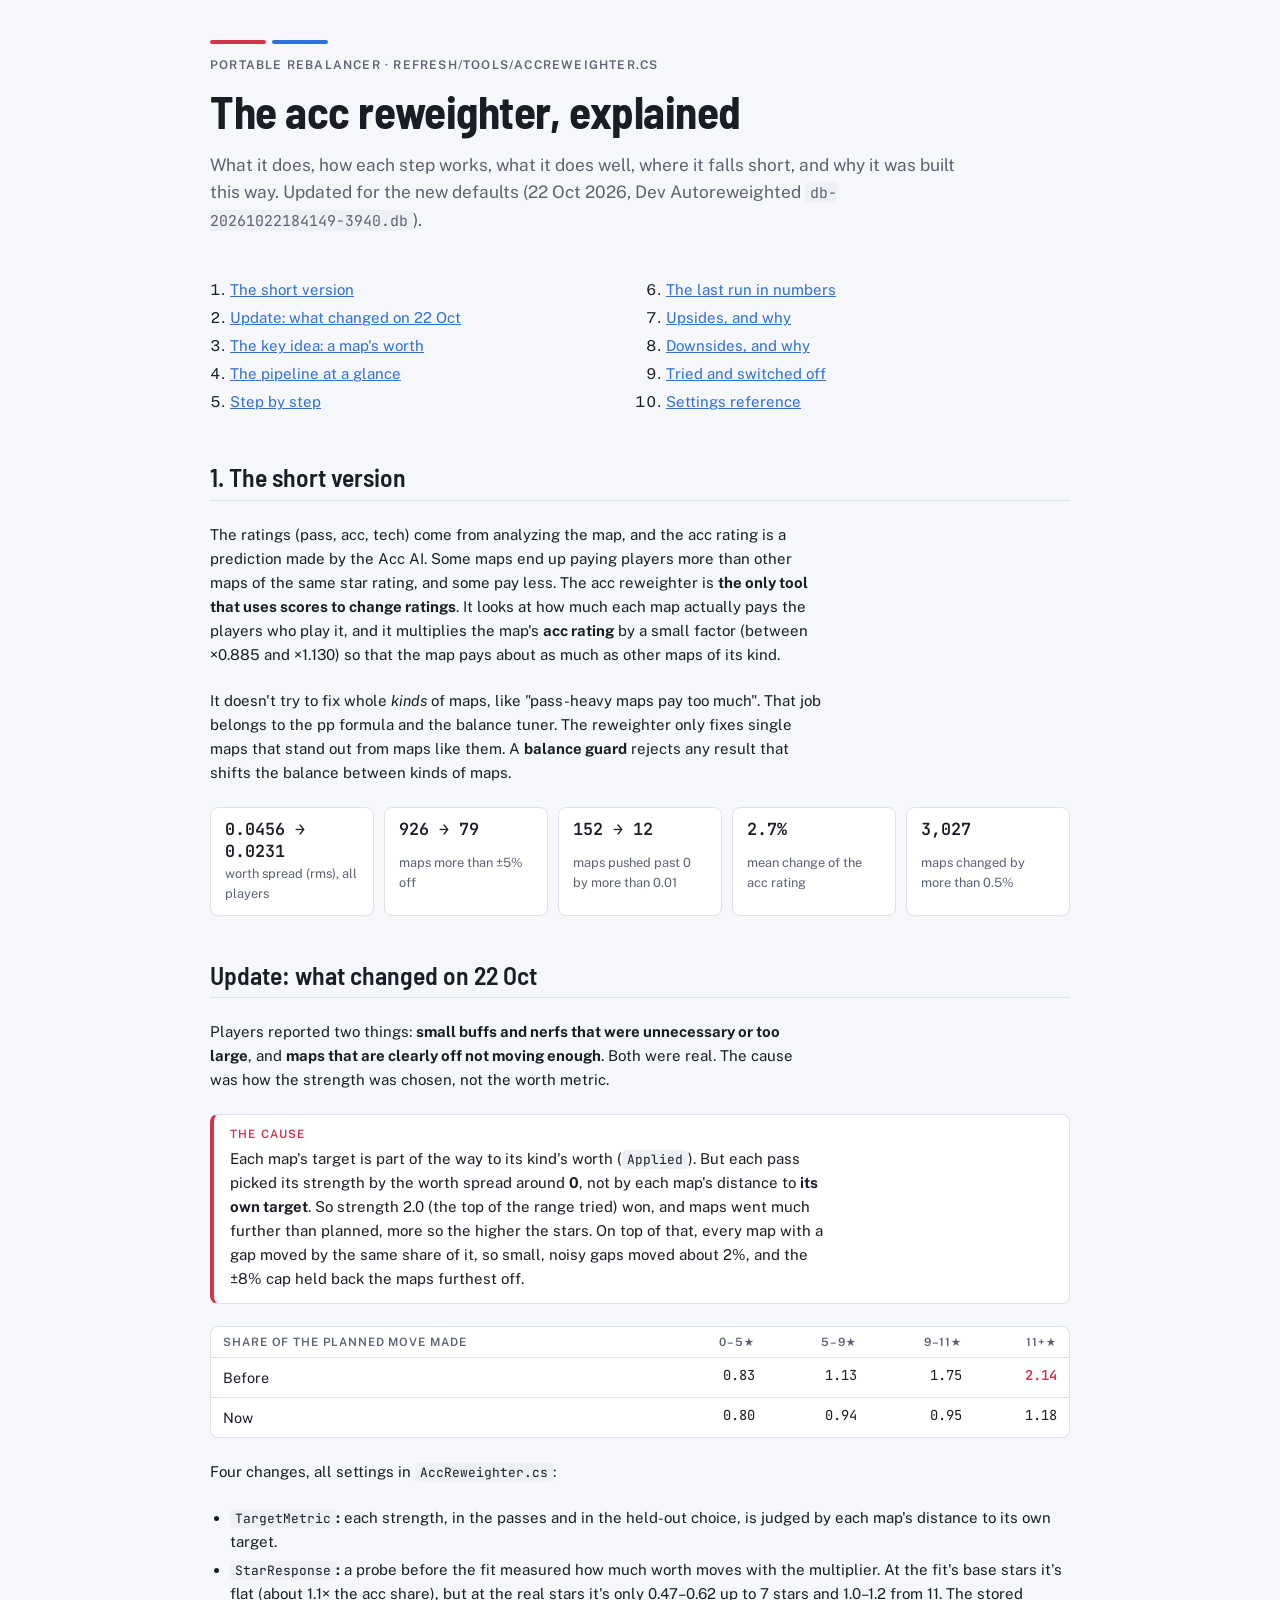
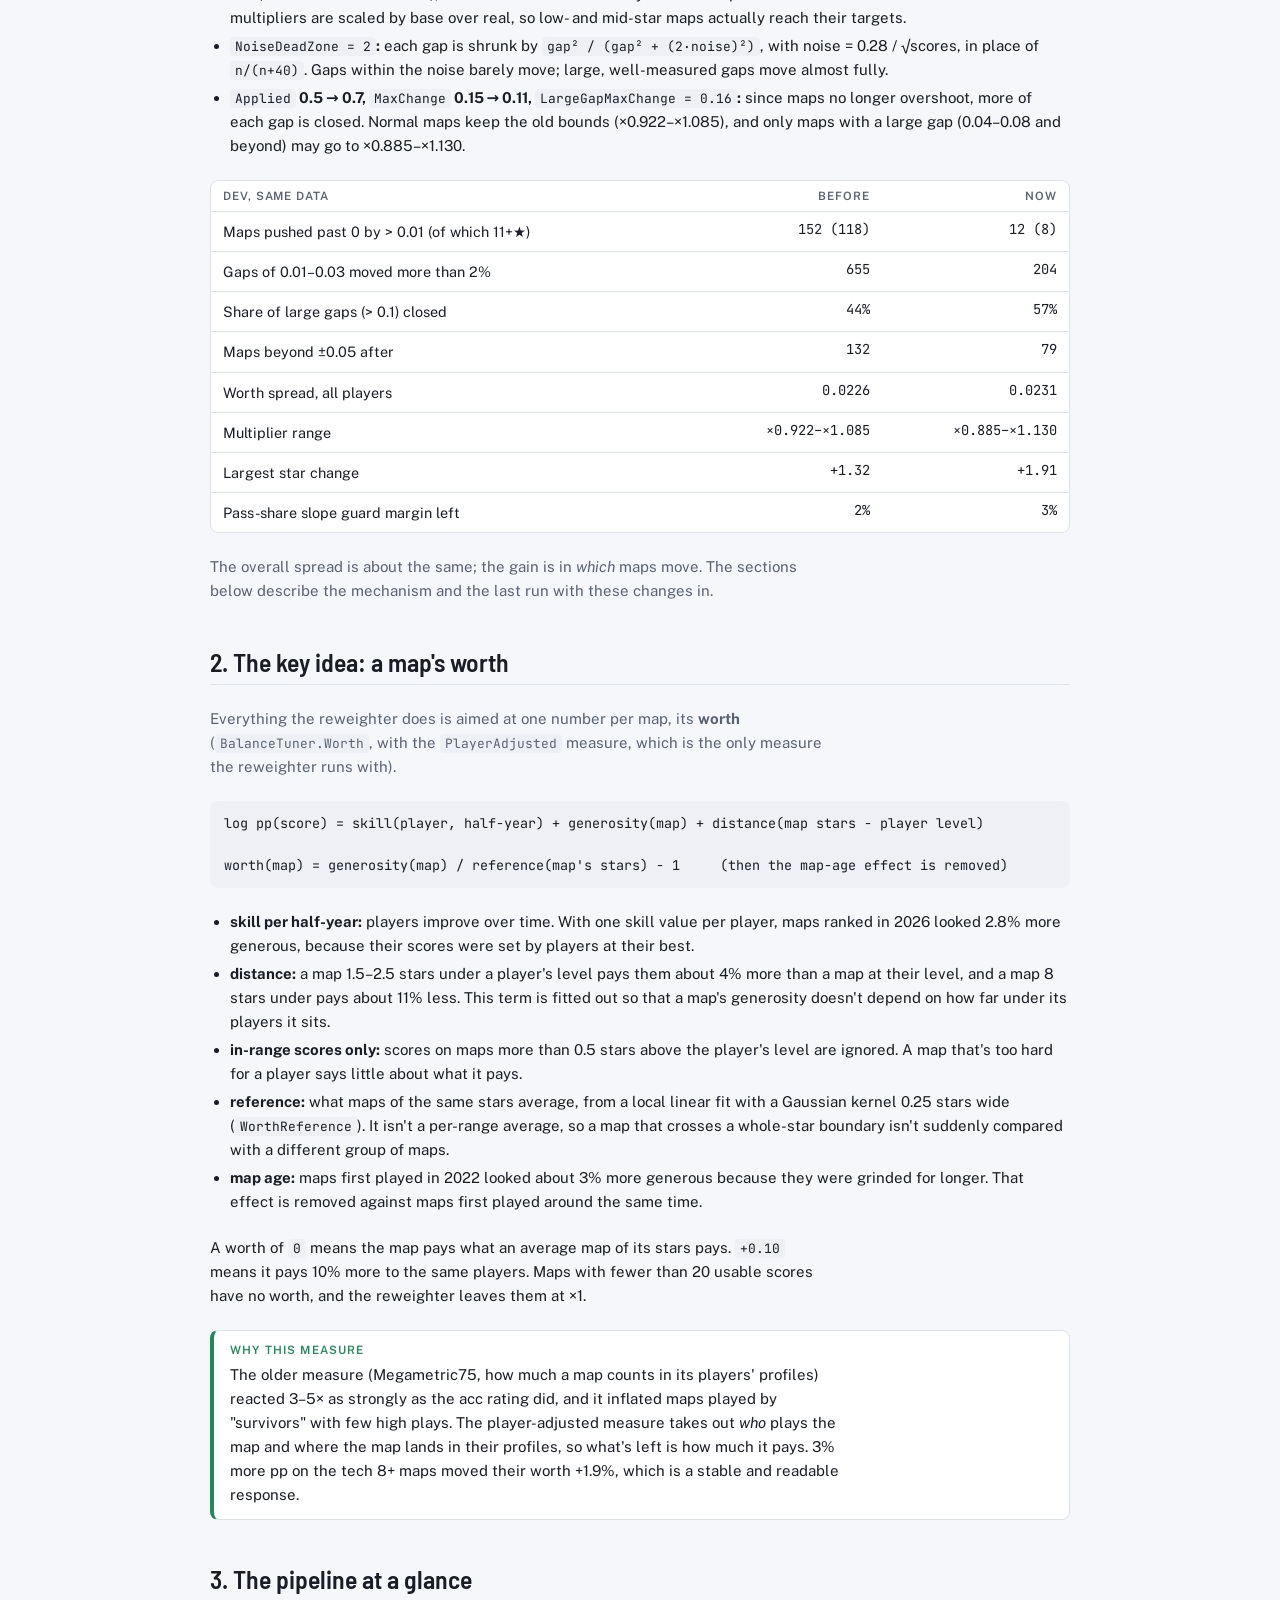
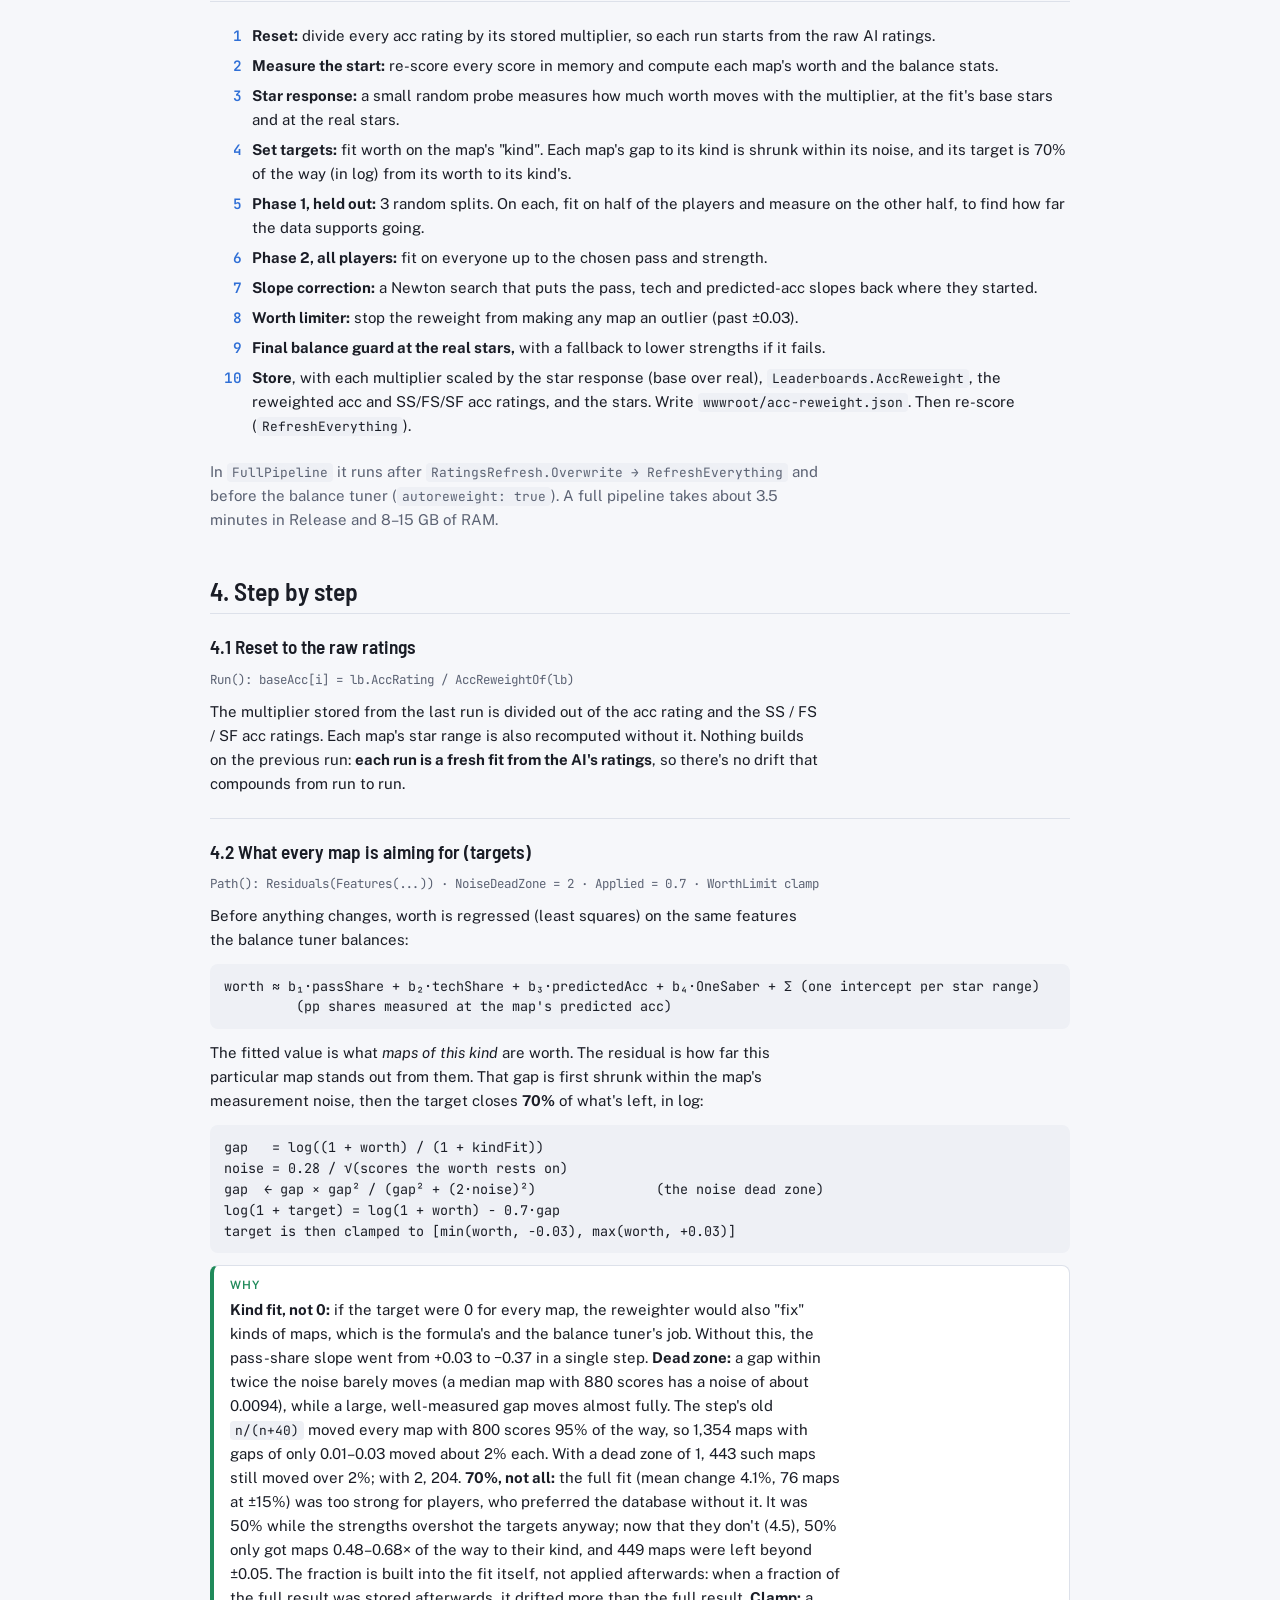
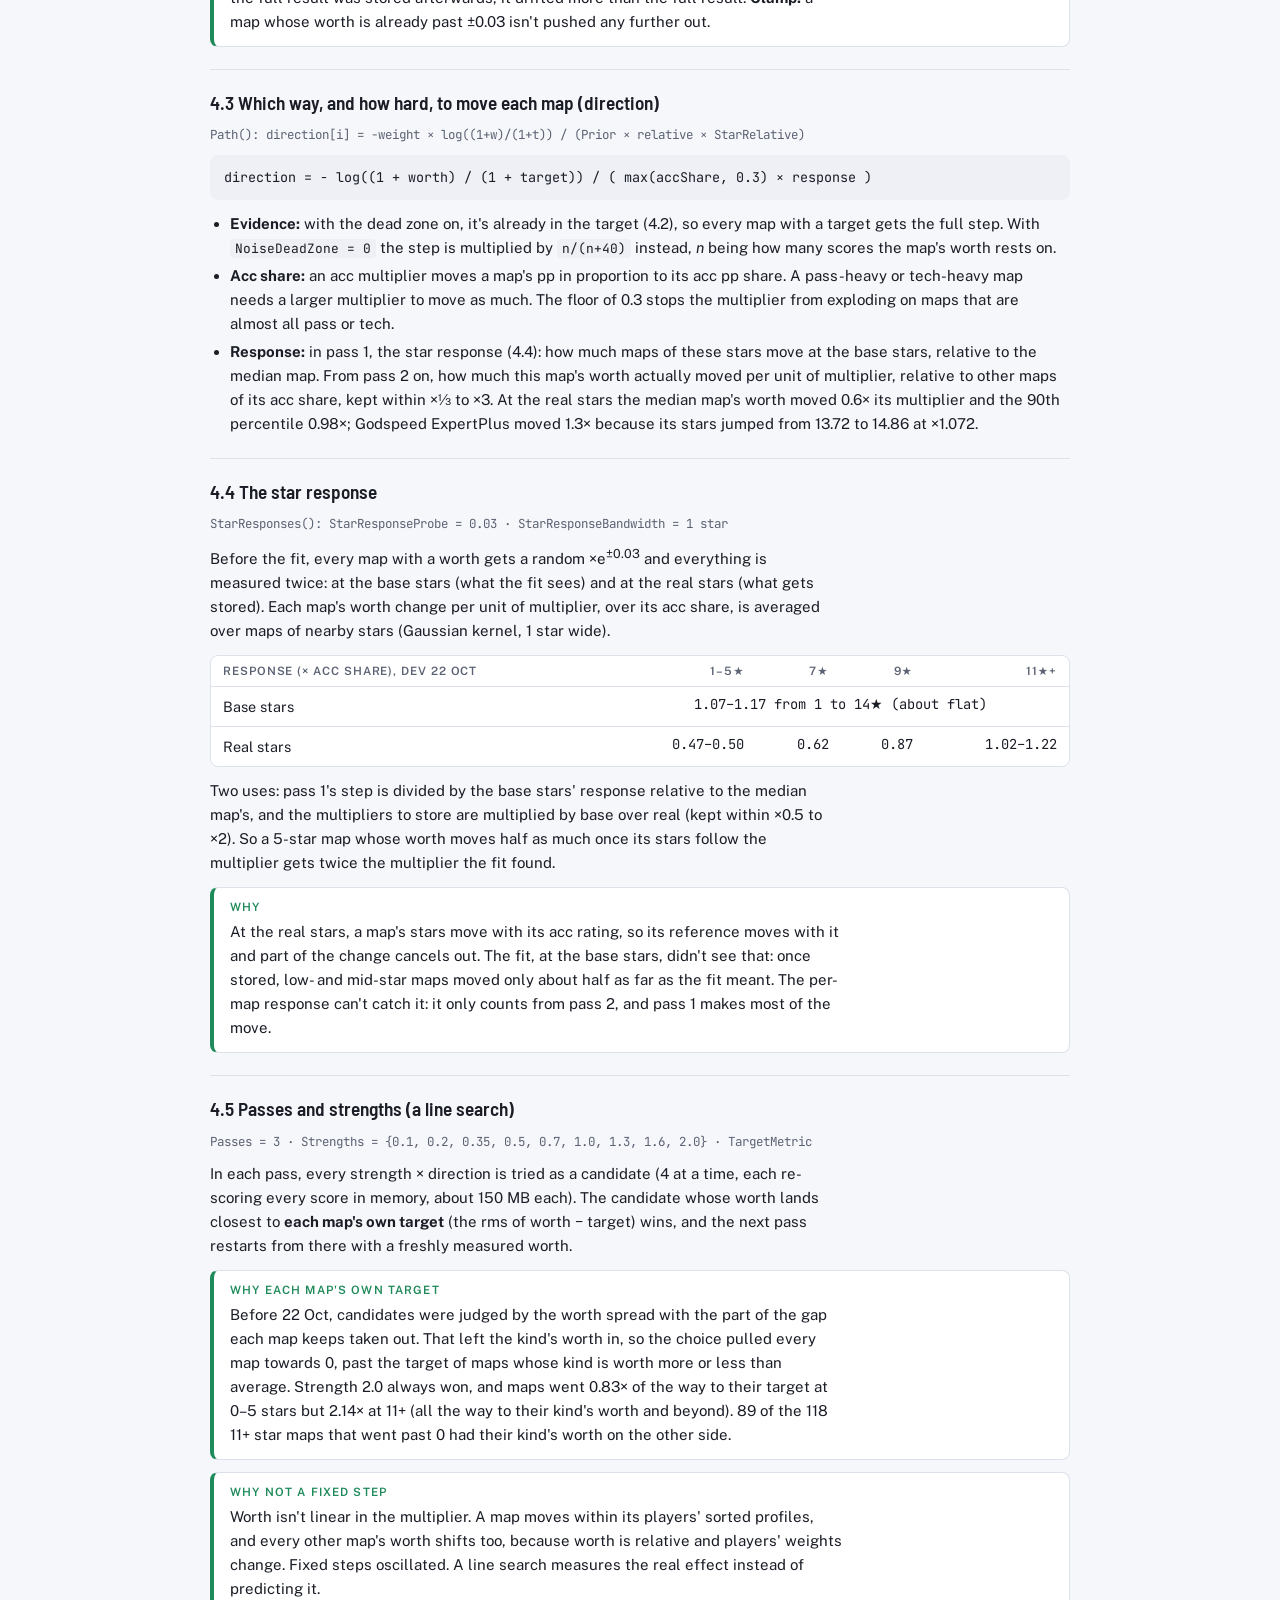
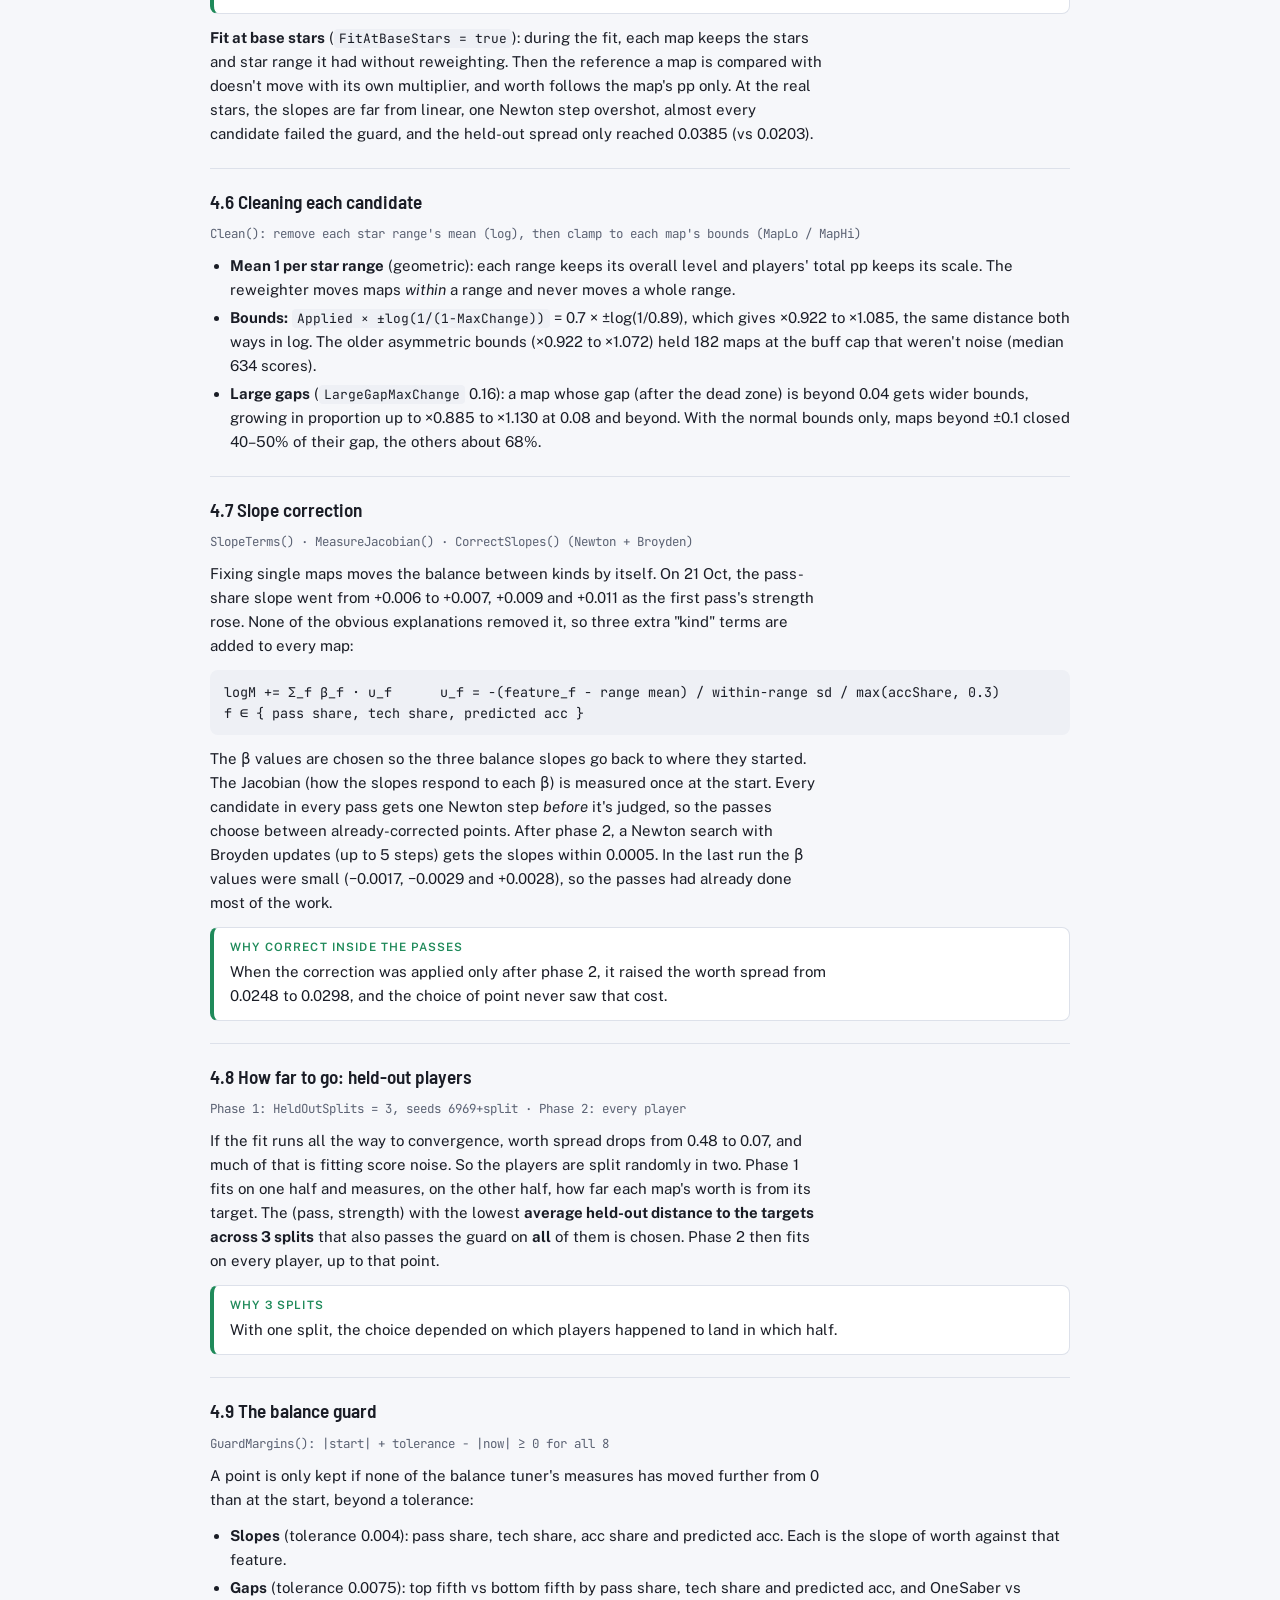
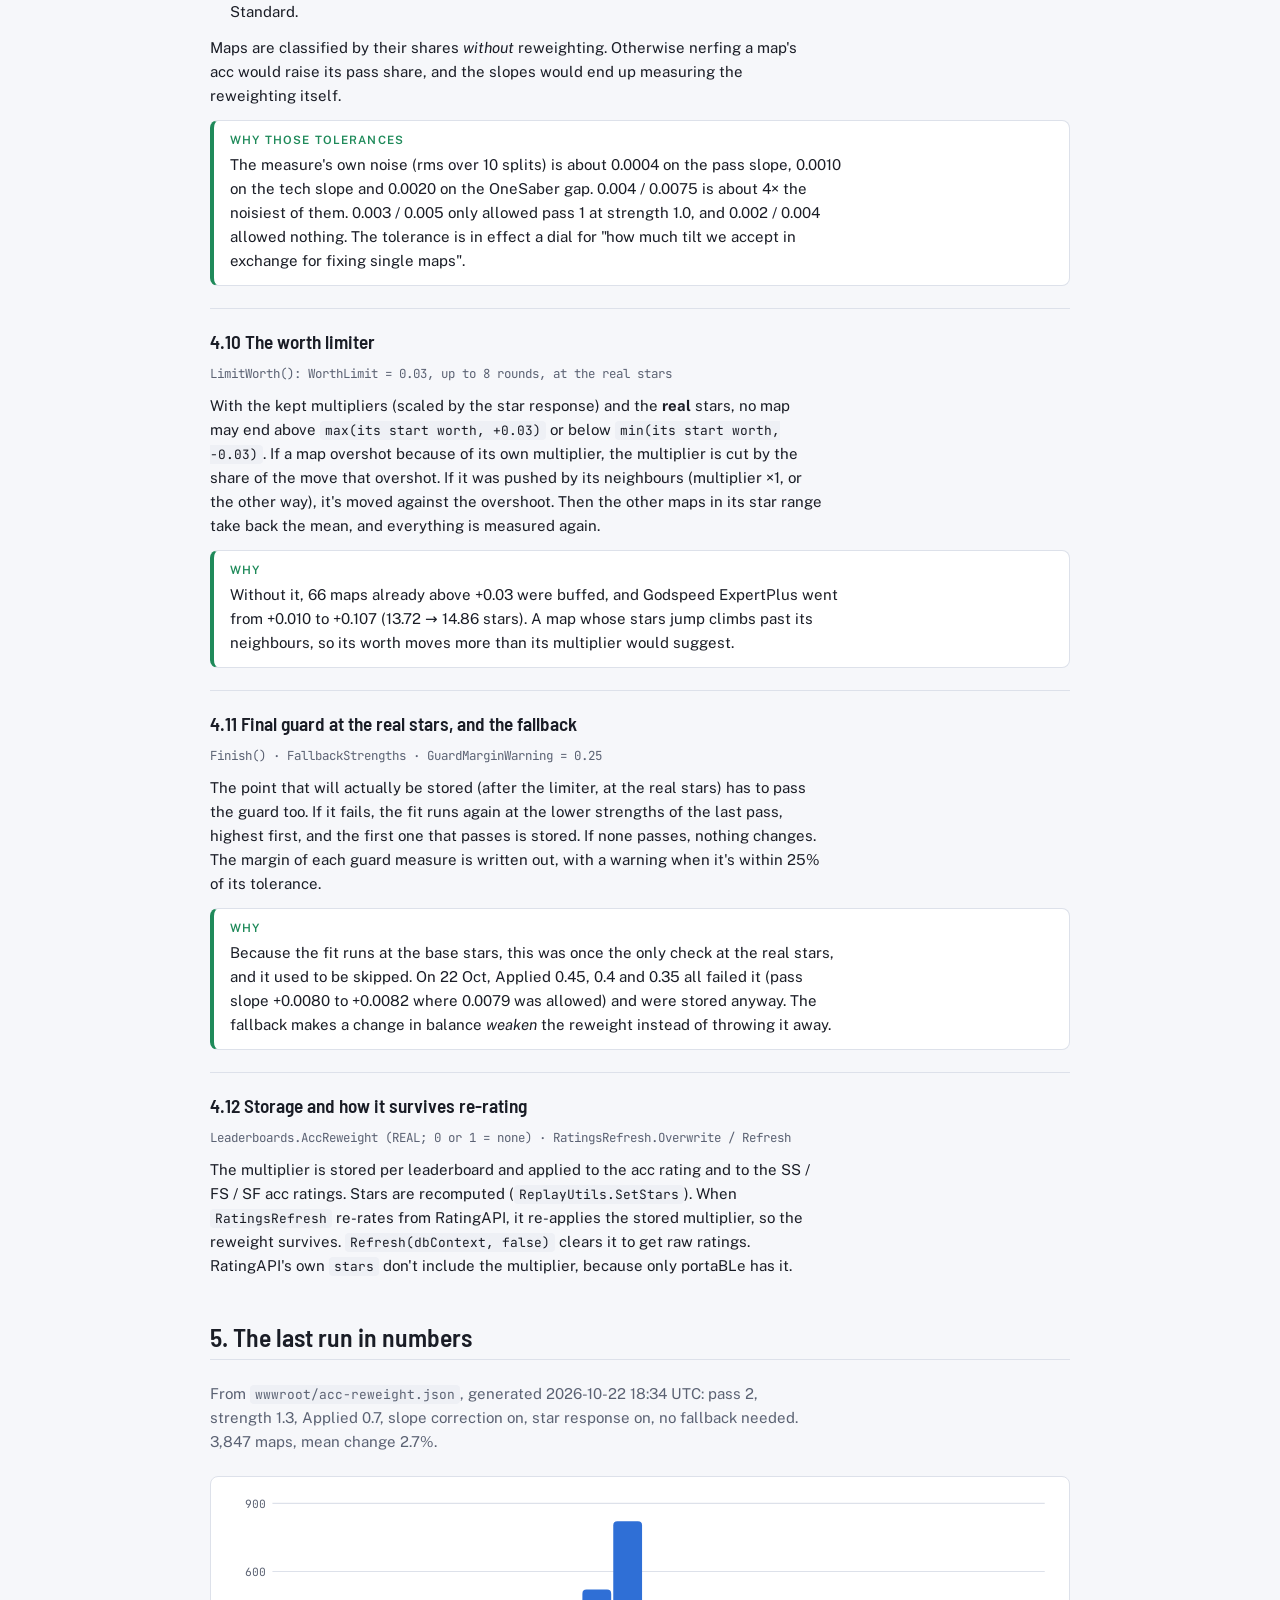
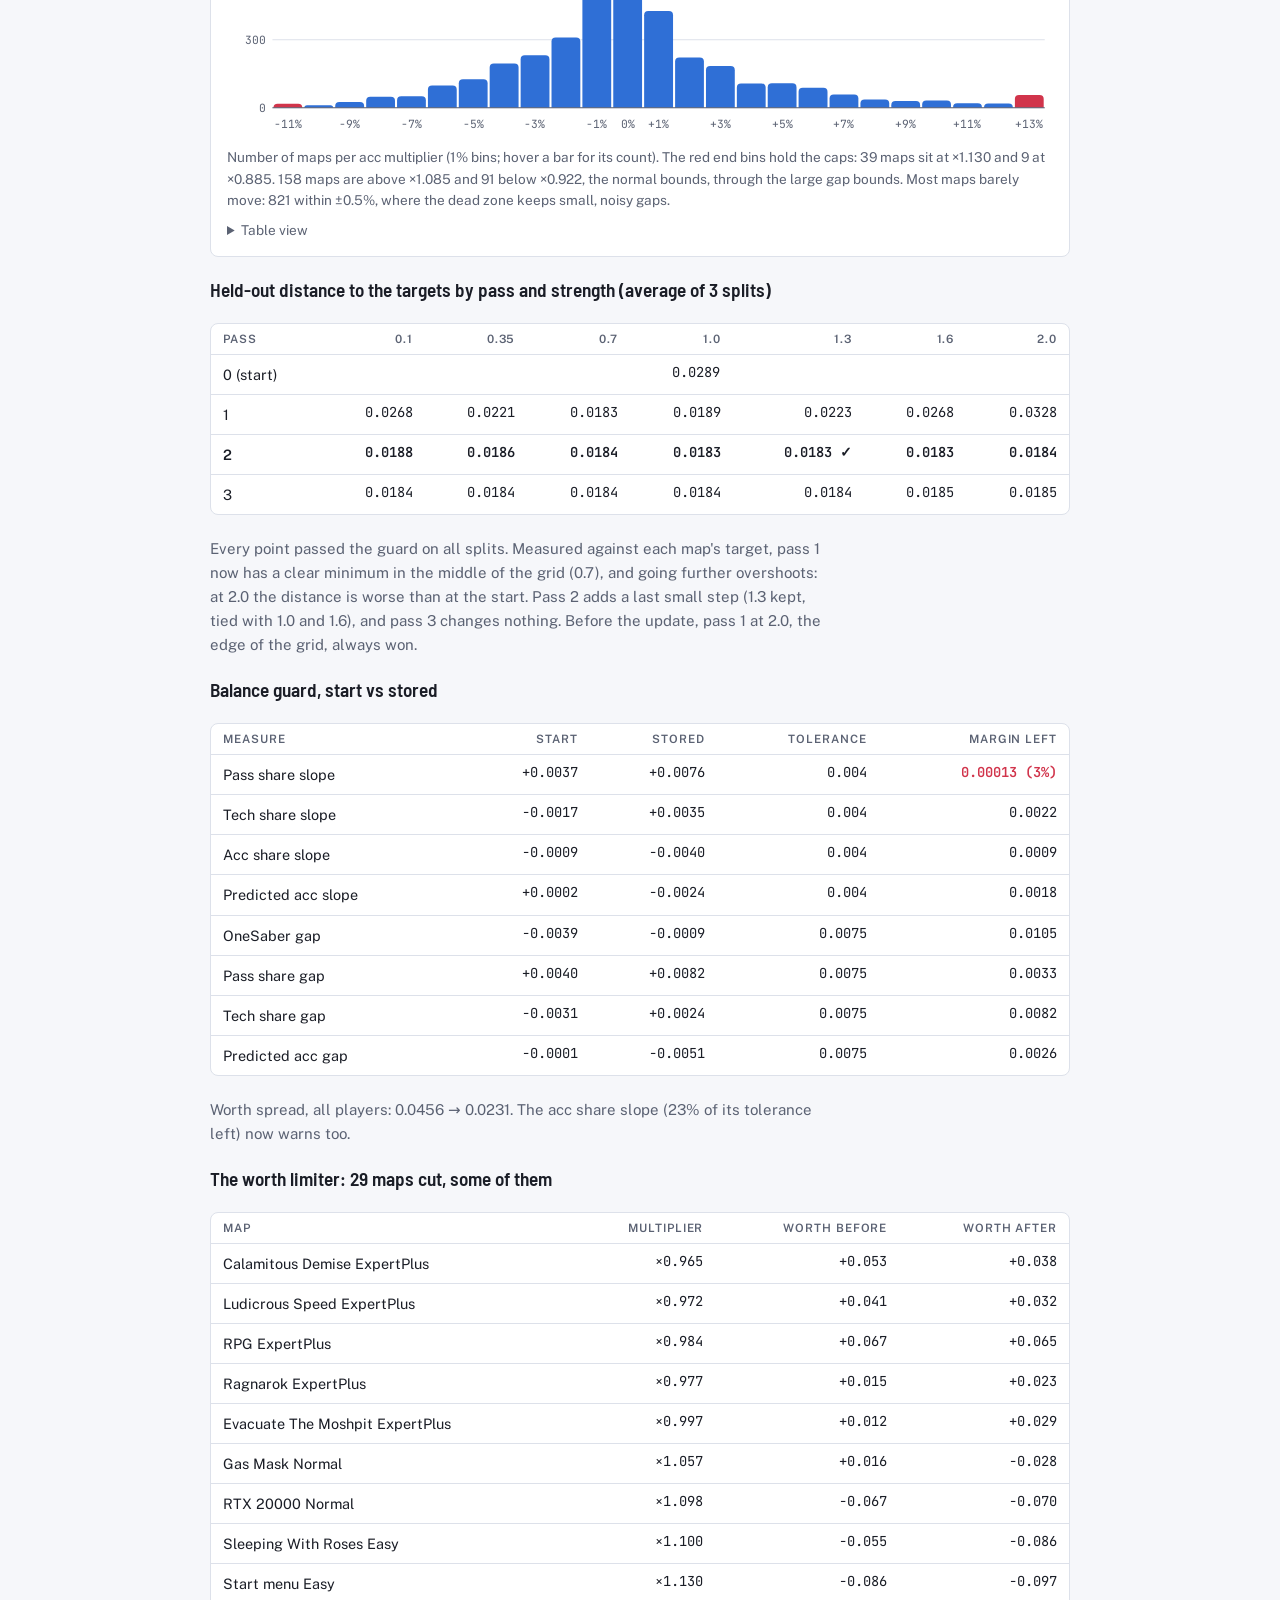
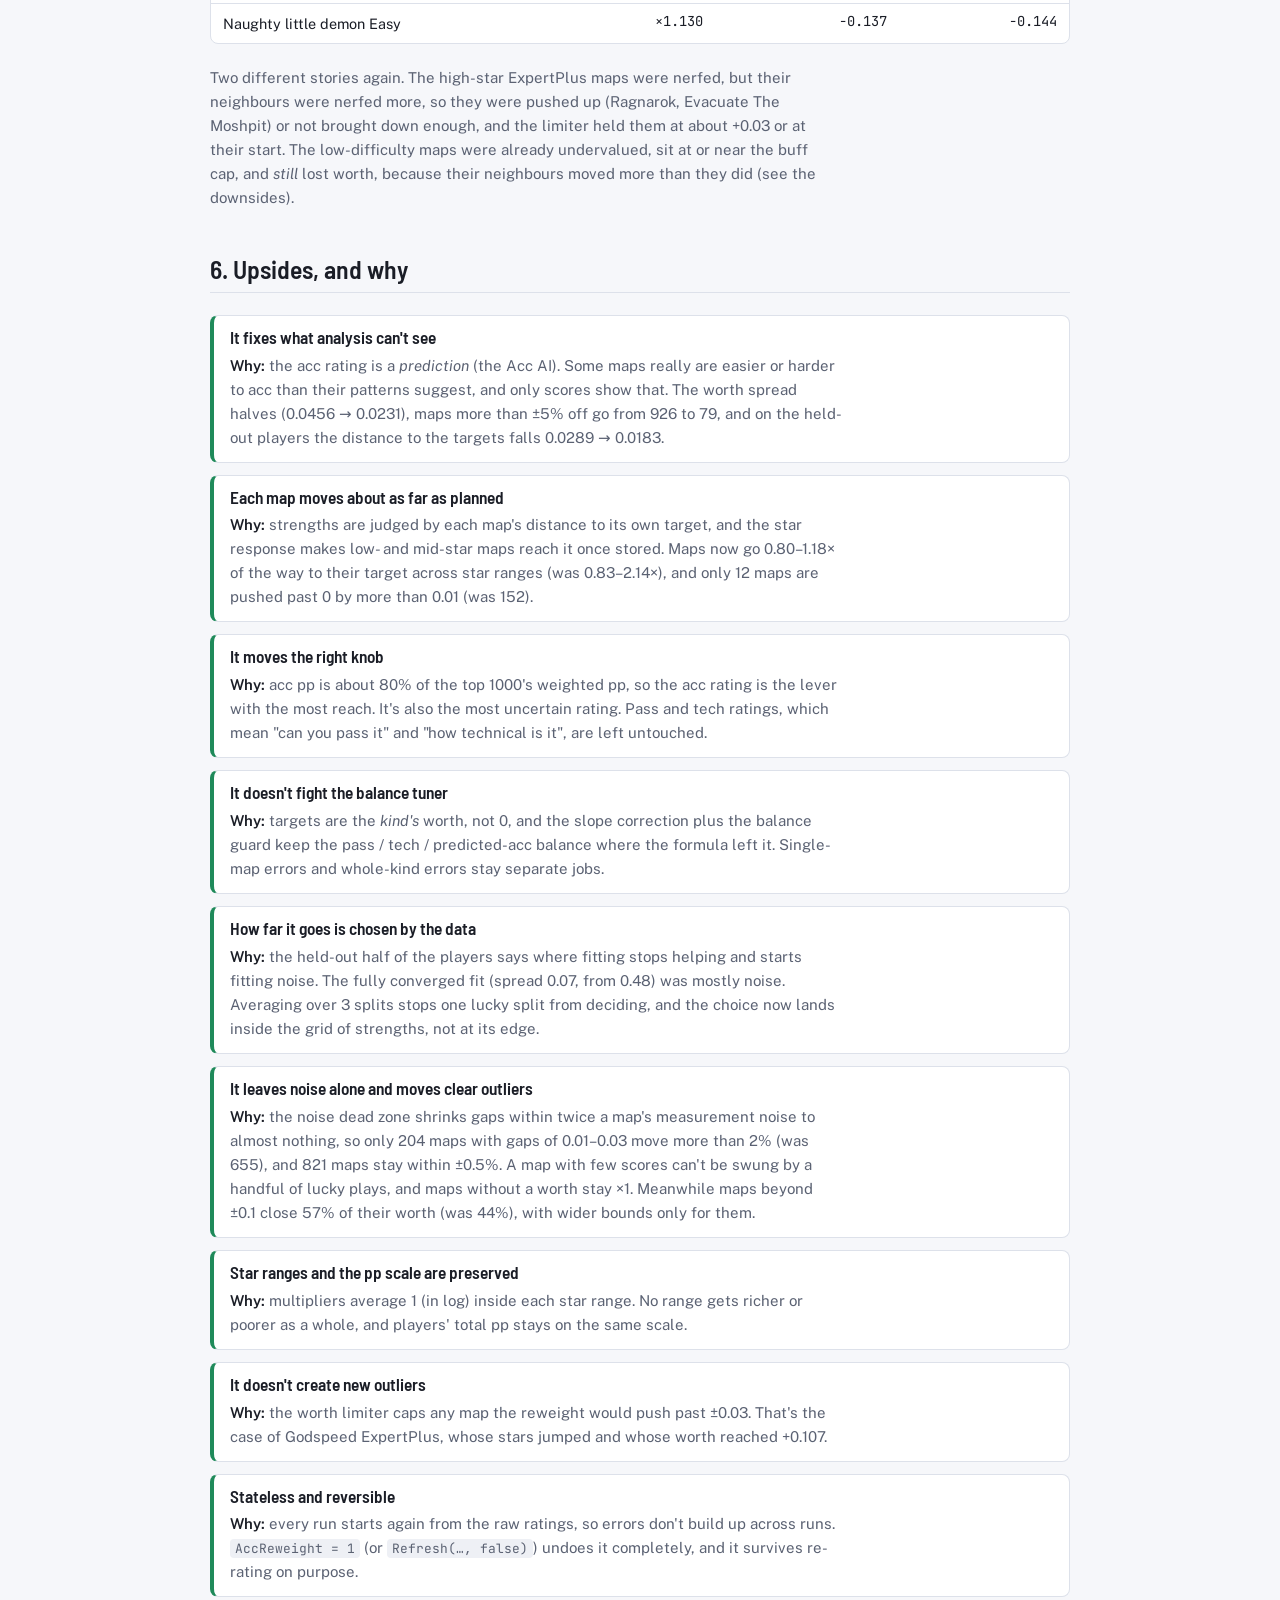
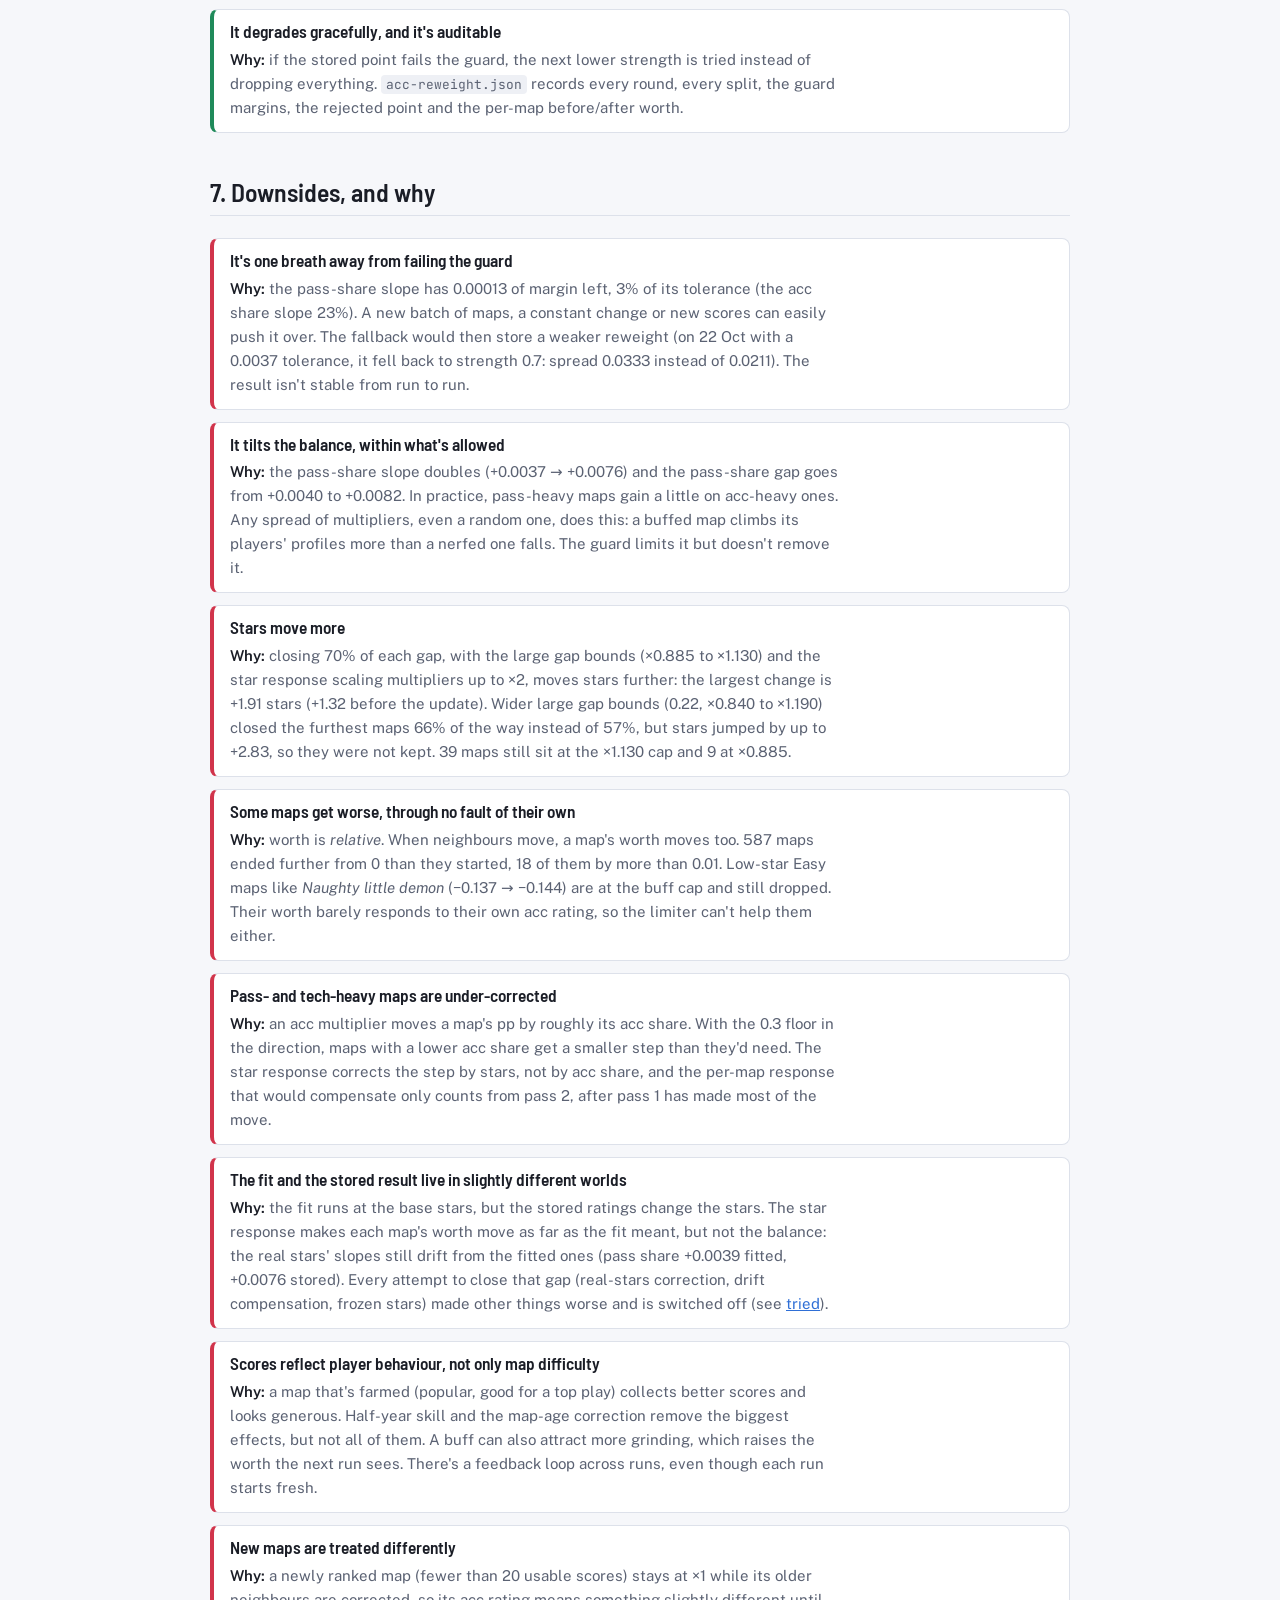
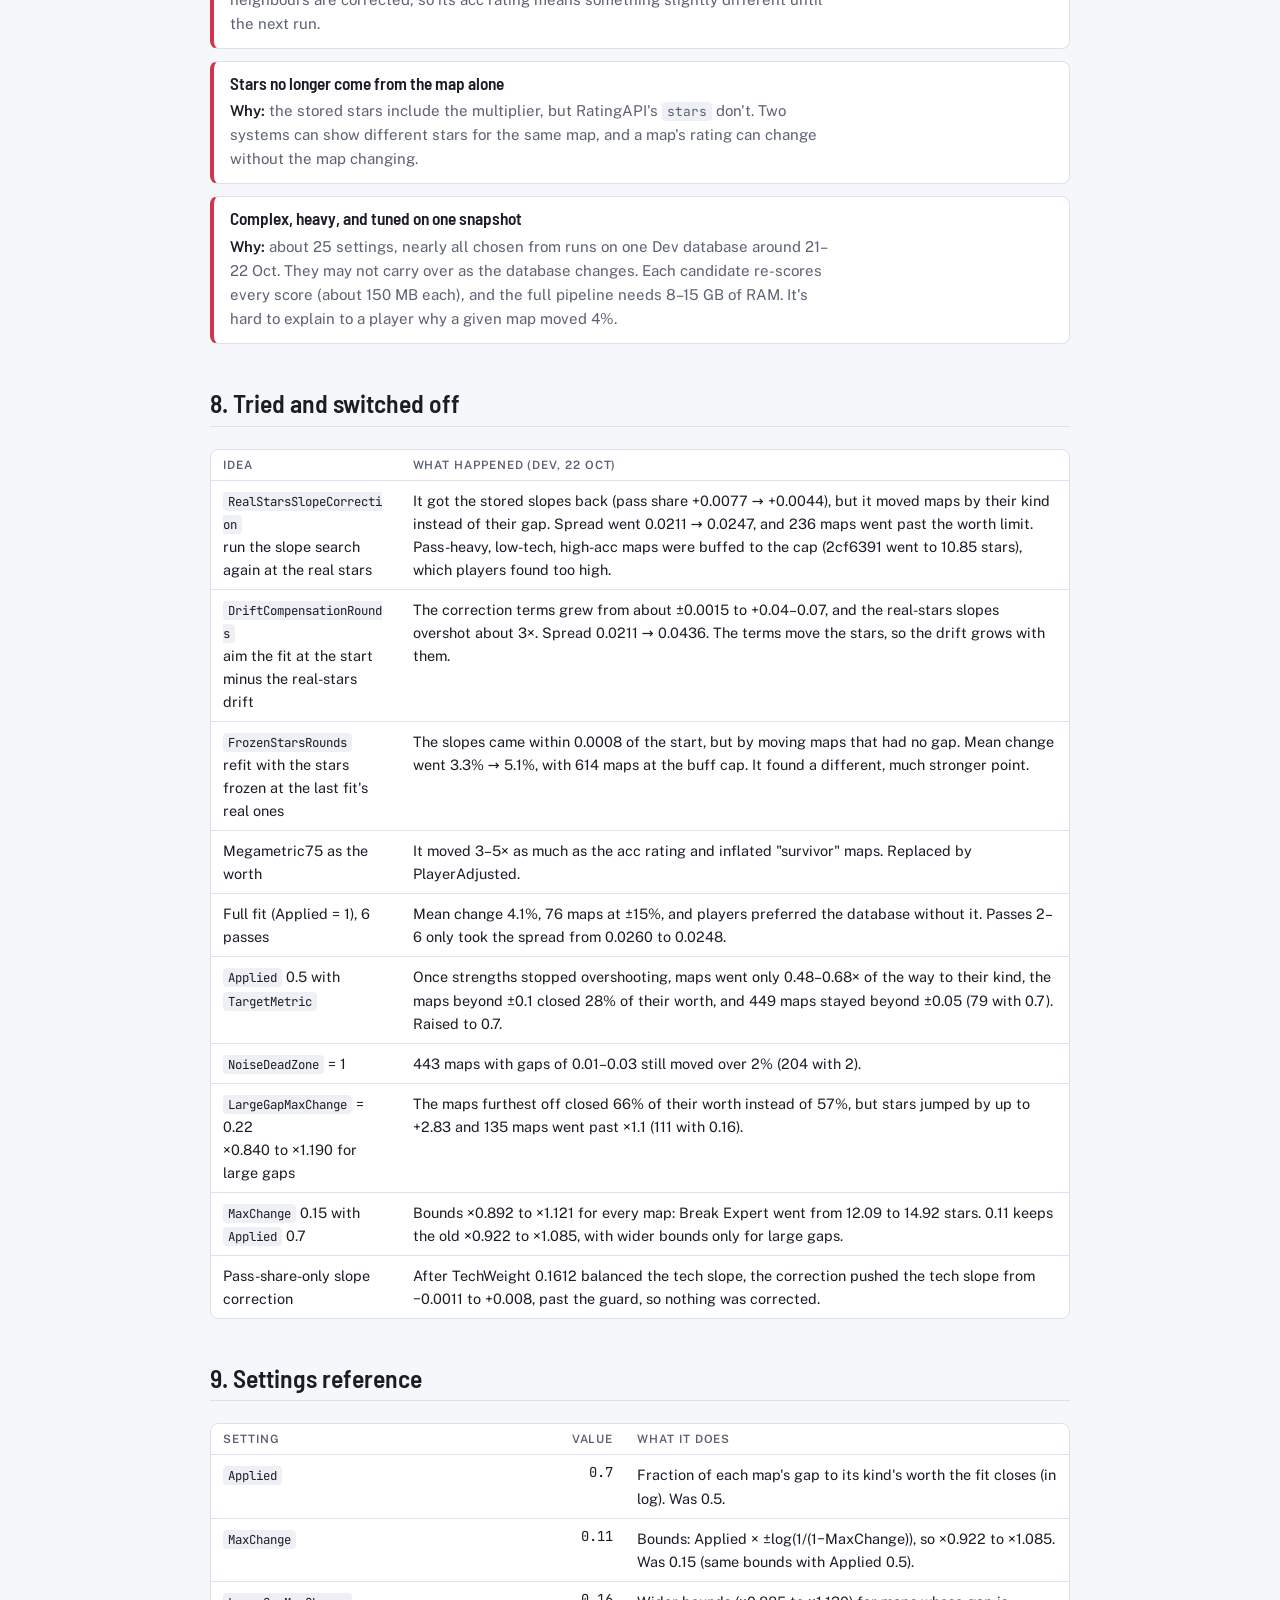
<file: acc-reweighter-explained.html>
<!doctype html>
<html lang="en">
<head>
<meta charset="utf-8">
<meta name="viewport" content="width=device-width, initial-scale=1, viewport-fit=cover">
<title>The acc reweighter, explained</title>
<link rel="preconnect" href="https://fonts.googleapis.com">
<link rel="stylesheet" href="https://fonts.googleapis.com/css2?family=Barlow+Semi+Condensed:wght@500;600;700&family=Public+Sans:wght@400;500;600&family=JetBrains+Mono:wght@400;500&display=swap">
<style>
/* Same look as pp-calculation-example.html and portaBLe-rebalancer-changelog.html. */
:root {
  --bg: #f6f7fa;
  --surface: #ffffff;
  --fg: #1a1d26;
  --muted: #5b6273;
  --line: #dde1ea;
  --red: #d1344b;      /* left saber */
  --blue: #2f6fd6;     /* right saber */
  --green: #1f8a5a;
  --code-bg: #eef0f5;
  --display: "Barlow Semi Condensed", "Arial Narrow", system-ui, sans-serif;
  --body: "Public Sans", system-ui, -apple-system, "Segoe UI", sans-serif;
  --mono: "JetBrains Mono", ui-monospace, SFMono-Regular, Menlo, monospace;
}
@media (prefers-color-scheme: dark) { :root:not([data-theme="light"]) {
  --bg: #11131a; --surface: #181b24; --fg: #e6e8ef; --muted: #9aa1b2; --line: #2a2f3c;
  --red: #ff6b7f; --blue: #6fa3ff; --green: #4cc38a; --code-bg: #20242f; color-scheme: dark; } }
:root[data-theme="dark"] {
  --bg: #11131a; --surface: #181b24; --fg: #e6e8ef; --muted: #9aa1b2; --line: #2a2f3c;
  --red: #ff6b7f; --blue: #6fa3ff; --green: #4cc38a; --code-bg: #20242f; color-scheme: dark; }

body { margin: 0; background: var(--bg); color: var(--fg); font: 15px/1.6 var(--body); }
.wrap { max-width: 860px; margin: 0 auto; padding-block: 40px 72px;
  padding-left: max(16px, env(safe-area-inset-left, 0px)); padding-right: max(16px, env(safe-area-inset-right, 0px));
  display: grid; gap: 44px; }
h1, h2, h3 { font-family: var(--display); text-wrap: balance; margin: 0; line-height: 1.15; }
h1 { font-size: clamp(2rem, 5vw, 2.8rem); font-weight: 700; letter-spacing: -0.01em; }
h2 { font-size: 1.6rem; font-weight: 600; padding-bottom: 8px; border-bottom: 1px solid var(--line); }
h3 { font-size: 1.2rem; font-weight: 600; }
p { margin: 0; max-width: 68ch; }
ul, ol { margin: 0; padding-left: 20px; display: grid; gap: 4px; }
code { font: 0.86em var(--mono); background: var(--code-bg); padding: 1px 5px; border-radius: 4px; overflow-wrap: anywhere; }
a { color: var(--blue); }
a:focus-visible { outline: 2px solid var(--blue); outline-offset: 2px; }
.eyebrow { font: 600 0.75rem var(--body); letter-spacing: 0.1em; text-transform: uppercase; color: var(--muted); }
.sabers { display: flex; gap: 6px; }
.sabers span { height: 4px; width: 56px; border-radius: 2px; }
.sabers span:first-child { background: var(--red); } .sabers span:last-child { background: var(--blue); }

header { display: grid; gap: 14px; }
.lede { font-size: 1.08rem; color: var(--muted); }
section { display: grid; gap: 22px; min-width: 0; }
.intro { color: var(--muted); }
nav ol { columns: 2; column-gap: 32px; display: block; }
nav li { margin-bottom: 4px; break-inside: avoid; }

.map { display: grid; grid-template-columns: repeat(auto-fit, minmax(150px, 1fr)); gap: 10px; }
.map div { background: var(--surface); border: 1px solid var(--line); border-radius: 8px; padding: 10px 14px; display: grid; gap: 2px; }
.map b { font: 600 1.05rem var(--mono); font-variant-numeric: tabular-nums; }
.map span { font-size: 0.8rem; color: var(--muted); }

.flow { counter-reset: step; display: grid; gap: 6px; padding: 0; list-style: none; }
.flow li { display: grid; grid-template-columns: 2rem 1fr; gap: 10px; align-items: baseline; }
.flow li::before { counter-increment: step; content: counter(step); font: 600 0.9rem var(--mono); color: var(--blue); text-align: right; }

.step { display: grid; gap: 12px; padding-bottom: 22px; border-bottom: 1px solid var(--line); }
.step:last-child { border-bottom: 0; padding-bottom: 0; }
.step .refs { font: 0.78rem var(--mono); color: var(--muted); }
pre.formula { margin: 0; font: 0.84rem/1.55 var(--mono); background: var(--code-bg); border-radius: 8px; padding: 12px 14px; overflow-x: auto; white-space: pre; }
.example, .note, .why { background: var(--surface); border: 1px solid var(--line); border-radius: 8px; padding: 12px 16px; display: grid; gap: 6px; }
.example { border-left: 4px solid var(--blue); }
.note { border-left: 4px solid var(--red); }
.why { border-left: 4px solid var(--green); }
.example .label, .note .label, .why .label { font: 600 0.72rem var(--body); letter-spacing: 0.1em; text-transform: uppercase; }
.example .label { color: var(--blue); } .note .label { color: var(--red); } .why .label { color: var(--green); }

.pros, .cons { display: grid; gap: 12px; }
.item { background: var(--surface); border: 1px solid var(--line); border-radius: 8px; padding: 12px 16px; display: grid; gap: 6px; }
.pros .item { border-left: 4px solid var(--green); }
.cons .item { border-left: 4px solid var(--red); }
.item h3 { font-size: 1.08rem; }
.item .reason { color: var(--muted); }
.item .reason b { color: var(--fg); font-weight: 600; }

.table-wrap { overflow-x: auto; border: 1px solid var(--line); border-radius: 8px; background: var(--surface); }
table { border-collapse: collapse; width: 100%; font-size: 0.9rem; min-width: 560px; }
th, td { text-align: left; padding: 8px 12px; border-bottom: 1px solid var(--line); vertical-align: top; }
th { font: 600 0.72rem var(--body); letter-spacing: 0.08em; text-transform: uppercase; color: var(--muted); }
tr:last-child td { border-bottom: 0; }
td.num, th.num { text-align: right; }
td.num { font: 0.86rem var(--mono); font-variant-numeric: tabular-nums; white-space: nowrap; }
td.bad { color: var(--red); font-weight: 600; }
tr.kept td { font-weight: 600; }

figure { margin: 0; display: grid; gap: 8px; background: var(--surface); border: 1px solid var(--line); border-radius: 8px; padding: 14px 16px; }
figcaption { font-size: 0.85rem; color: var(--muted); }
.hist { width: 100%; height: auto; display: block; }
.hist .grid { stroke: var(--line); stroke-width: 1; }
.hist .base { stroke: var(--muted); stroke-width: 1; }
.hist .ax { fill: var(--muted); font: 11px var(--mono); }
.hist .bar path { fill: var(--blue); }
.hist .bar.cap path { fill: var(--red); }
.hist .bar:hover path { opacity: 0.75; }
details summary { cursor: pointer; font-size: 0.85rem; color: var(--muted); }
footer { font-size: 0.85rem; color: var(--muted); border-top: 1px solid var(--line); padding-top: 16px; }
@media (max-width: 640px) { nav ol { columns: 1; } }
</style>
</head>
<body>
<div class="wrap">

<header>
  <div class="sabers" aria-hidden="true"><span></span><span></span></div>
  <div class="eyebrow">portaBLe rebalancer · Refresh/Tools/AccReweighter.cs</div>
  <h1>The acc reweighter, explained</h1>
  <p class="lede">What it does, how each step works, what it does well, where it falls short, and why it was built this
  way. Updated for the new defaults (22 Oct 2026, Dev Autoreweighted <code>db-20261022184149-3940.db</code>).</p>
</header>

<nav aria-label="Contents">
  <ol>
    <li><a href="#tldr">The short version</a></li>
    <li><a href="#update">Update: what changed on 22 Oct</a></li>
    <li><a href="#worth">The key idea: a map's worth</a></li>
    <li><a href="#overview">The pipeline at a glance</a></li>
    <li><a href="#steps">Step by step</a></li>
    <li><a href="#run">The last run in numbers</a></li>
    <li><a href="#pros">Upsides, and why</a></li>
    <li><a href="#cons">Downsides, and why</a></li>
    <li><a href="#tried">Tried and switched off</a></li>
    <li><a href="#knobs">Settings reference</a></li>
  </ol>
</nav>

<!-- ============================================================ -->
<section id="tldr">
  <h2>1. The short version</h2>
  <p>The ratings (pass, acc, tech) come from analyzing the map, and the acc rating is a prediction made by the Acc AI. Some
  maps end up paying players more than other maps of the same star rating, and some pay less. The acc reweighter is
  <b>the only tool that uses scores to change ratings</b>. It looks at how much each map actually pays the players who
  play it, and it multiplies the map's <b>acc rating</b> by a small factor (between ×0.885 and ×1.130) so that the map
  pays about as much as other maps of its kind.</p>
  <p>It doesn't try to fix whole <i>kinds</i> of maps, like "pass-heavy maps pay too much". That job belongs to the pp
  formula and the balance tuner. The reweighter only fixes single maps that stand out from maps like them. A
  <b>balance guard</b> rejects any result that shifts the balance between kinds of maps.</p>
  <div class="map">
    <div><b>0.0456 → 0.0231</b><span>worth spread (rms), all players</span></div>
    <div><b>926 → 79</b><span>maps more than ±5% off</span></div>
    <div><b>152 → 12</b><span>maps pushed past 0 by more than 0.01</span></div>
    <div><b>2.7%</b><span>mean change of the acc rating</span></div>
    <div><b>3,027</b><span>maps changed by more than 0.5%</span></div>
  </div>
</section>

<!-- ============================================================ -->
<section id="update">
  <h2>Update: what changed on 22 Oct</h2>
  <p>Players reported two things: <b>small buffs and nerfs that were unnecessary or too large</b>, and <b>maps that are
  clearly off not moving enough</b>. Both were real. The cause was how the strength was chosen, not the worth metric.</p>
  <div class="note"><span class="label">The cause</span>
    <p>Each map's target is part of the way to its kind's worth (<code>Applied</code>). But each pass picked its strength by
    the worth spread around <b>0</b>, not by each map's distance to <b>its own target</b>. So strength 2.0 (the top of the
    range tried) won, and maps went much further than planned, more so the higher the stars. On top of that, every map
    with a gap moved by the same share of it, so small, noisy gaps moved about 2%, and the ±8% cap held back the maps
    furthest off.</p>
  </div>
  <div class="table-wrap"><table>
    <thead><tr><th>Share of the planned move made</th><th class="num">0–5★</th><th class="num">5–9★</th><th class="num">9–11★</th><th class="num">11+★</th></tr></thead>
    <tbody>
      <tr><td>Before</td><td class="num">0.83</td><td class="num">1.13</td><td class="num">1.75</td><td class="num bad">2.14</td></tr>
      <tr><td>Now</td><td class="num">0.80</td><td class="num">0.94</td><td class="num">0.95</td><td class="num">1.18</td></tr>
    </tbody>
  </table></div>
  <p>Four changes, all settings in <code>AccReweighter.cs</code>:</p>
  <ul>
    <li><b><code>TargetMetric</code>:</b> each strength, in the passes and in the held-out choice, is judged by each map's
      distance to its own target.</li>
    <li><b><code>StarResponse</code>:</b> a probe before the fit measured how much worth moves with the multiplier. At the
      fit's base stars it's flat (about 1.1× the acc share), but at the real stars it's only 0.47–0.62 up to 7 stars and
      1.0–1.2 from 11. The stored multipliers are scaled by base over real, so low- and mid-star maps actually reach their
      targets.</li>
    <li><b><code>NoiseDeadZone = 2</code>:</b> each gap is shrunk by <code>gap² / (gap² + (2·noise)²)</code>, with noise =
      0.28 / √scores, in place of <code>n/(n+40)</code>. Gaps within the noise barely move; large, well-measured gaps
      move almost fully.</li>
    <li><b><code>Applied</code> 0.5 → 0.7, <code>MaxChange</code> 0.15 → 0.11, <code>LargeGapMaxChange = 0.16</code>:</b> since
      maps no longer overshoot, more of each gap is closed. Normal maps keep the old bounds (×0.922–×1.085), and
      only maps with a large gap (0.04–0.08 and beyond) may go to ×0.885–×1.130.</li>
  </ul>
  <div class="table-wrap"><table>
    <thead><tr><th>Dev, same data</th><th class="num">Before</th><th class="num">Now</th></tr></thead>
    <tbody>
      <tr><td>Maps pushed past 0 by &gt; 0.01 (of which 11+★)</td><td class="num">152 (118)</td><td class="num">12 (8)</td></tr>
      <tr><td>Gaps of 0.01–0.03 moved more than 2%</td><td class="num">655</td><td class="num">204</td></tr>
      <tr><td>Share of large gaps (&gt; 0.1) closed</td><td class="num">44%</td><td class="num">57%</td></tr>
      <tr><td>Maps beyond ±0.05 after</td><td class="num">132</td><td class="num">79</td></tr>
      <tr><td>Worth spread, all players</td><td class="num">0.0226</td><td class="num">0.0231</td></tr>
      <tr><td>Multiplier range</td><td class="num">×0.922–×1.085</td><td class="num">×0.885–×1.130</td></tr>
      <tr><td>Largest star change</td><td class="num">+1.32</td><td class="num">+1.91</td></tr>
      <tr><td>Pass-share slope guard margin left</td><td class="num">2%</td><td class="num">3%</td></tr>
    </tbody>
  </table></div>
  <p class="intro">The overall spread is about the same; the gain is in <i>which</i> maps move. The sections below describe
  the mechanism and the last run with these changes in.</p>
</section>

<!-- ============================================================ -->
<section id="worth">
  <h2>2. The key idea: a map's worth</h2>
  <p class="intro">Everything the reweighter does is aimed at one number per map, its <b>worth</b>
  (<code>BalanceTuner.Worth</code>, with the <code>PlayerAdjusted</code> measure, which is the only measure the
  reweighter runs with).</p>
  <pre class="formula">log pp(score) = skill(player, half-year) + generosity(map) + distance(map stars − player level)

worth(map) = generosity(map) / reference(map's stars) − 1     (then the map-age effect is removed)</pre>
  <ul>
    <li><b>skill per half-year:</b> players improve over time. With one skill value per player, maps ranked in 2026
      looked 2.8% more generous, because their scores were set by players at their best.</li>
    <li><b>distance:</b> a map 1.5–2.5 stars under a player's level pays them about 4% more than a map at their level,
      and a map 8 stars under pays about 11% less. This term is fitted out so that a map's generosity doesn't depend on
      how far under its players it sits.</li>
    <li><b>in-range scores only:</b> scores on maps more than 0.5 stars above the player's level are ignored. A map
      that's too hard for a player says little about what it pays.</li>
    <li><b>reference:</b> what maps of the same stars average, from a local linear fit with a Gaussian kernel 0.25
      stars wide (<code>WorthReference</code>). It isn't a per-range average, so a map that crosses a whole-star
      boundary isn't suddenly compared with a different group of maps.</li>
    <li><b>map age:</b> maps first played in 2022 looked about 3% more generous because they were grinded for longer.
      That effect is removed against maps first played around the same time.</li>
  </ul>
  <p>A worth of <code>0</code> means the map pays what an average map of its stars pays. <code>+0.10</code> means it pays
  10% more to the same players. Maps with fewer than 20 usable scores have no worth, and the reweighter leaves them at ×1.</p>
  <div class="why"><span class="label">Why this measure</span>
    <p>The older measure (Megametric75, how much a map counts in its players' profiles) reacted 3–5× as strongly as the
    acc rating did, and it inflated maps played by "survivors" with few high plays. The player-adjusted measure takes
    out <i>who</i> plays the map and where the map lands in their profiles, so what's left is how much it pays. 3% more
    pp on the tech 8+ maps moved their worth +1.9%, which is a stable and readable response.</p>
  </div>
</section>

<!-- ============================================================ -->
<section id="overview">
  <h2>3. The pipeline at a glance</h2>
  <ol class="flow">
    <li><span><b>Reset:</b> divide every acc rating by its stored multiplier, so each run starts from the raw AI ratings.</span></li>
    <li><span><b>Measure the start:</b> re-score every score in memory and compute each map's worth and the balance stats.</span></li>
    <li><span><b>Star response:</b> a small random probe measures how much worth moves with the multiplier, at the fit's base stars and at the real stars.</span></li>
    <li><span><b>Set targets:</b> fit worth on the map's "kind". Each map's gap to its kind is shrunk within its noise, and its target is 70% of the way (in log) from its worth to its kind's.</span></li>
    <li><span><b>Phase 1, held out:</b> 3 random splits. On each, fit on half of the players and measure on the other half, to find how far the data supports going.</span></li>
    <li><span><b>Phase 2, all players:</b> fit on everyone up to the chosen pass and strength.</span></li>
    <li><span><b>Slope correction:</b> a Newton search that puts the pass, tech and predicted-acc slopes back where they started.</span></li>
    <li><span><b>Worth limiter:</b> stop the reweight from making any map an outlier (past ±0.03).</span></li>
    <li><span><b>Final balance guard at the real stars,</b> with a fallback to lower strengths if it fails.</span></li>
    <li><span><b>Store</b>, with each multiplier scaled by the star response (base over real), <code>Leaderboards.AccReweight</code>, the reweighted acc and SS/FS/SF acc ratings, and the stars. Write <code>wwwroot/acc-reweight.json</code>. Then re-score (<code>RefreshEverything</code>).</span></li>
  </ol>
  <p class="intro">In <code>FullPipeline</code> it runs after <code>RatingsRefresh.Overwrite → RefreshEverything</code> and
  before the balance tuner (<code>autoreweight: true</code>). A full pipeline takes about 3.5 minutes in Release and
  8–15 GB of RAM.</p>
</section>

<!-- ============================================================ -->
<section id="steps">
  <h2>4. Step by step</h2>

  <div class="step">
    <h3>4.1 Reset to the raw ratings</h3>
    <div class="refs">Run(): baseAcc[i] = lb.AccRating / AccReweightOf(lb)</div>
    <p>The multiplier stored from the last run is divided out of the acc rating and the SS / FS / SF acc ratings. Each
    map's star range is also recomputed without it. Nothing builds on the previous run: <b>each run is a fresh fit from
    the AI's ratings</b>, so there's no drift that compounds from run to run.</p>
  </div>

  <div class="step">
    <h3>4.2 What every map is aiming for (targets)</h3>
    <div class="refs">Path(): Residuals(Features(...)) · NoiseDeadZone = 2 · Applied = 0.7 · WorthLimit clamp</div>
    <p>Before anything changes, worth is regressed (least squares) on the same features the balance tuner balances:</p>
    <pre class="formula">worth ≈ b₁·passShare + b₂·techShare + b₃·predictedAcc + b₄·OneSaber + Σ (one intercept per star range)
         (pp shares measured at the map's predicted acc)</pre>
    <p>The fitted value is what <i>maps of this kind</i> are worth. The residual is how far this particular map
    stands out from them. That gap is first shrunk within the map's measurement noise, then the target closes
    <b>70%</b> of what's left, in log:</p>
    <pre class="formula">gap   = log((1 + worth) / (1 + kindFit))
noise = 0.28 / √(scores the worth rests on)
gap  ← gap × gap² / (gap² + (2·noise)²)               (the noise dead zone)
log(1 + target) = log(1 + worth) − 0.7·gap
target is then clamped to [min(worth, −0.03), max(worth, +0.03)]</pre>
    <div class="why"><span class="label">Why</span>
      <p><b>Kind fit, not 0:</b> if the target were 0 for every map, the reweighter would also "fix" kinds of maps,
      which is the formula's and the balance tuner's job. Without this, the pass-share slope went from +0.03 to −0.37 in
      a single step. <b>Dead zone:</b> a gap within twice the noise barely moves (a median map with 880 scores has a
      noise of about 0.0094), while a large, well-measured gap moves almost fully. The step's old <code>n/(n+40)</code>
      moved every map with 800 scores 95% of the way, so 1,354 maps with gaps of only 0.01–0.03 moved about 2% each.
      With a dead zone of 1, 443 such maps still moved over 2%; with 2, 204. <b>70%, not all:</b> the full fit (mean
      change 4.1%, 76 maps at ±15%) was too strong for players, who preferred the database without it. It was 50% while
      the strengths overshot the targets anyway; now that they don't (4.5), 50% only got maps 0.48–0.68× of the way to
      their kind, and 449 maps were left beyond ±0.05. The fraction is built into the fit itself, not applied
      afterwards: when a fraction of the full result was stored afterwards, it drifted more than the full result.
      <b>Clamp:</b> a map whose worth is already past ±0.03 isn't pushed any further out.</p>
    </div>
  </div>

  <div class="step">
    <h3>4.3 Which way, and how hard, to move each map (direction)</h3>
    <div class="refs">Path(): direction[i] = −weight × log((1+w)/(1+t)) / (Prior × relative × StarRelative)</div>
    <pre class="formula">direction = − log((1 + worth) / (1 + target)) / ( max(accShare, 0.3) × response )</pre>
    <ul>
      <li><b>Evidence:</b> with the dead zone on, it's already in the target (4.2), so every map with a target gets the
        full step. With <code>NoiseDeadZone = 0</code> the step is multiplied by <code>n/(n+40)</code> instead, <i>n</i>
        being how many scores the map's worth rests on.</li>
      <li><b>Acc share:</b> an acc multiplier moves a map's pp in proportion to its acc pp share. A pass-heavy or
        tech-heavy map needs a larger multiplier to move as much. The floor of 0.3 stops the multiplier from exploding
        on maps that are almost all pass or tech.</li>
      <li><b>Response:</b> in pass 1, the star response (4.4): how much maps of these stars move at the base stars,
        relative to the median map. From pass 2 on, how much this map's worth actually moved per unit of multiplier,
        relative to other maps of its acc share, kept within ×⅓ to ×3. At the real stars the median map's worth moved
        0.6× its multiplier and the 90th percentile 0.98×; Godspeed ExpertPlus moved 1.3× because its stars jumped from
        13.72 to 14.86 at ×1.072.</li>
    </ul>
  </div>

  <div class="step">
    <h3>4.4 The star response</h3>
    <div class="refs">StarResponses(): StarResponseProbe = 0.03 · StarResponseBandwidth = 1 star</div>
    <p>Before the fit, every map with a worth gets a random ×e<sup>±0.03</sup> and everything is measured twice: at the
    base stars (what the fit sees) and at the real stars (what gets stored). Each map's worth change per unit of
    multiplier, over its acc share, is averaged over maps of nearby stars (Gaussian kernel, 1 star wide).</p>
    <div class="table-wrap"><table>
      <thead><tr><th>Response (× acc share), Dev 22 Oct</th><th class="num">1–5★</th><th class="num">7★</th><th class="num">9★</th><th class="num">11★+</th></tr></thead>
      <tbody>
        <tr><td>Base stars</td><td class="num" colspan="4" style="text-align:center">1.07–1.17 from 1 to 14★ (about flat)</td></tr>
        <tr><td>Real stars</td><td class="num">0.47–0.50</td><td class="num">0.62</td><td class="num">0.87</td><td class="num">1.02–1.22</td></tr>
      </tbody>
    </table></div>
    <p>Two uses: pass 1's step is divided by the base stars' response relative to the median map's, and the multipliers
    to store are multiplied by base over real (kept within ×0.5 to ×2). So a 5-star map whose worth moves half as much
    once its stars follow the multiplier gets twice the multiplier the fit found.</p>
    <div class="why"><span class="label">Why</span>
      <p>At the real stars, a map's stars move with its acc rating, so its reference moves with it and part of the
      change cancels out. The fit, at the base stars, didn't see that: once stored, low- and mid-star maps moved only
      about half as far as the fit meant. The per-map response can't catch it: it only counts from pass 2, and pass 1
      makes most of the move.</p>
    </div>
  </div>

  <div class="step">
    <h3>4.5 Passes and strengths (a line search)</h3>
    <div class="refs">Passes = 3 · Strengths = {0.1, 0.2, 0.35, 0.5, 0.7, 1.0, 1.3, 1.6, 2.0} · TargetMetric</div>
    <p>In each pass, every strength × direction is tried as a candidate (4 at a time, each re-scoring every score in
    memory, about 150 MB each). The candidate whose worth lands closest to <b>each map's own target</b> (the rms of
    worth − target) wins, and the next pass restarts from there with a freshly measured worth.</p>
    <div class="why"><span class="label">Why each map's own target</span>
      <p>Before 22 Oct, candidates were judged by the worth spread with the part of the gap each map keeps taken out.
      That left the kind's worth in, so the choice pulled every map towards 0, past the target of maps whose kind is
      worth more or less than average. Strength 2.0 always won, and maps went 0.83× of the way to their target at 0–5
      stars but 2.14× at 11+ (all the way to their kind's worth and beyond). 89 of the 118 11+ star maps that went past 0
      had their kind's worth on the other side.</p>
    </div>
    <div class="why"><span class="label">Why not a fixed step</span>
      <p>Worth isn't linear in the multiplier. A map moves within its players' sorted profiles, and every other map's
      worth shifts too, because worth is relative and players' weights change. Fixed steps oscillated. A line search
      measures the real effect instead of predicting it.</p>
    </div>
    <p><b>Fit at base stars</b> (<code>FitAtBaseStars = true</code>): during the fit, each map keeps the stars and star
    range it had without reweighting. Then the reference a map is compared with doesn't move with its own multiplier,
    and worth follows the map's pp only. At the real stars, the slopes are far from linear, one Newton step overshot,
    almost every candidate failed the guard, and the held-out spread only reached 0.0385 (vs 0.0203).</p>
  </div>

  <div class="step">
    <h3>4.6 Cleaning each candidate</h3>
    <div class="refs">Clean(): remove each star range's mean (log), then clamp to each map's bounds (MapLo / MapHi)</div>
    <ul>
      <li><b>Mean 1 per star range</b> (geometric): each range keeps its overall level and players' total pp keeps its
        scale. The reweighter moves maps <i>within</i> a range and never moves a whole range.</li>
      <li><b>Bounds:</b> <code>Applied × ±log(1/(1−MaxChange))</code> = 0.7 × ±log(1/0.89), which gives ×0.922 to
        ×1.085, the same distance both ways in log. The older asymmetric bounds (×0.922 to ×1.072) held 182 maps at the
        buff cap that weren't noise (median 634 scores).</li>
      <li><b>Large gaps</b> (<code>LargeGapMaxChange</code> 0.16): a map whose gap (after the dead zone) is beyond 0.04
        gets wider bounds, growing in proportion up to ×0.885 to ×1.130 at 0.08 and beyond. With the normal bounds only,
        maps beyond ±0.1 closed 40–50% of their gap, the others about 68%.</li>
    </ul>
  </div>

  <div class="step">
    <h3>4.7 Slope correction</h3>
    <div class="refs">SlopeTerms() · MeasureJacobian() · CorrectSlopes() (Newton + Broyden)</div>
    <p>Fixing single maps moves the balance between kinds by itself. On 21 Oct, the pass-share slope went from +0.006 to
    +0.007, +0.009 and +0.011 as the first pass's strength rose. None of the obvious explanations removed it, so three
    extra "kind" terms are added to every map:</p>
    <pre class="formula">logM += Σ_f β_f · u_f      u_f = −(feature_f − range mean) / within-range sd / max(accShare, 0.3)
f ∈ { pass share, tech share, predicted acc }</pre>
    <p>The β values are chosen so the three balance slopes go back to where they started. The Jacobian (how the
    slopes respond to each β) is measured once at the start. Every candidate in every pass gets one Newton step
    <i>before</i> it's judged, so the passes choose between already-corrected points. After phase 2, a Newton search
    with Broyden updates (up to 5 steps) gets the slopes within 0.0005. In the last run the β values were small
    (−0.0017, −0.0029 and +0.0028), so the passes had already done most of the work.</p>
    <div class="why"><span class="label">Why correct inside the passes</span>
      <p>When the correction was applied only after phase 2, it raised the worth spread from 0.0248 to 0.0298, and the
      choice of point never saw that cost.</p>
    </div>
  </div>

  <div class="step">
    <h3>4.8 How far to go: held-out players</h3>
    <div class="refs">Phase 1: HeldOutSplits = 3, seeds 6969+split · Phase 2: every player</div>
    <p>If the fit runs all the way to convergence, worth spread drops from 0.48 to 0.07, and much of that is fitting
    score noise. So the players are split randomly in two. Phase 1 fits on one half and measures, on the other half,
    how far each map's worth is from its target. The (pass, strength) with the lowest <b>average held-out distance to
    the targets across 3 splits</b> that also passes the guard on <b>all</b> of them is chosen. Phase 2 then fits on
    every player, up to that point.</p>
    <div class="why"><span class="label">Why 3 splits</span>
      <p>With one split, the choice depended on which players happened to land in which half.</p>
    </div>
  </div>

  <div class="step">
    <h3>4.9 The balance guard</h3>
    <div class="refs">GuardMargins(): |start| + tolerance − |now| ≥ 0 for all 8</div>
    <p>A point is only kept if none of the balance tuner's measures has moved further from 0 than at the start, beyond a
    tolerance:</p>
    <ul>
      <li><b>Slopes</b> (tolerance 0.004): pass share, tech share, acc share and predicted acc. Each is the slope of worth
        against that feature.</li>
      <li><b>Gaps</b> (tolerance 0.0075): top fifth vs bottom fifth by pass share, tech share and predicted acc, and
        OneSaber vs Standard.</li>
    </ul>
    <p>Maps are classified by their shares <i>without</i> reweighting. Otherwise nerfing a map's acc would raise its pass
    share, and the slopes would end up measuring the reweighting itself.</p>
    <div class="why"><span class="label">Why those tolerances</span>
      <p>The measure's own noise (rms over 10 splits) is about 0.0004 on the pass slope, 0.0010 on the tech slope and
      0.0020 on the OneSaber gap. 0.004 / 0.0075 is about 4× the noisiest of them. 0.003 / 0.005 only allowed pass 1 at
      strength 1.0, and 0.002 / 0.004 allowed nothing. The tolerance is in effect a dial for "how much tilt we accept in
      exchange for fixing single maps".</p>
    </div>
  </div>

  <div class="step">
    <h3>4.10 The worth limiter</h3>
    <div class="refs">LimitWorth(): WorthLimit = 0.03, up to 8 rounds, at the real stars</div>
    <p>With the kept multipliers (scaled by the star response) and the <b>real</b> stars, no map may end above <code>max(its start worth, +0.03)</code>
    or below <code>min(its start worth, −0.03)</code>. If a map overshot because of its own multiplier, the multiplier
    is cut by the share of the move that overshot. If it was pushed by its neighbours (multiplier ×1, or the other
    way), it's moved against the overshoot. Then the other maps in its star range take back the mean, and everything
    is measured again.</p>
    <div class="why"><span class="label">Why</span>
      <p>Without it, 66 maps already above +0.03 were buffed, and Godspeed ExpertPlus went from +0.010 to +0.107 (13.72
      → 14.86 stars). A map whose stars jump climbs past its neighbours, so its worth moves more than its multiplier
      would suggest.</p>
    </div>
  </div>

  <div class="step">
    <h3>4.11 Final guard at the real stars, and the fallback</h3>
    <div class="refs">Finish() · FallbackStrengths · GuardMarginWarning = 0.25</div>
    <p>The point that will actually be stored (after the limiter, at the real stars) has to pass the guard too. If it
    fails, the fit runs again at the lower strengths of the last pass, highest first, and the first one that passes is
    stored. If none passes, nothing changes. The margin of each guard measure is written out, with a warning when it's
    within 25% of its tolerance.</p>
    <div class="why"><span class="label">Why</span>
      <p>Because the fit runs at the base stars, this was once the only check at the real stars, and it used to be
      skipped. On 22 Oct, Applied 0.45, 0.4 and 0.35 all failed it (pass slope +0.0080 to +0.0082 where 0.0079 was
      allowed) and were stored anyway. The fallback makes a change in balance <i>weaken</i> the reweight instead of
      throwing it away.</p>
    </div>
  </div>

  <div class="step">
    <h3>4.12 Storage and how it survives re-rating</h3>
    <div class="refs">Leaderboards.AccReweight (REAL; 0 or 1 = none) · RatingsRefresh.Overwrite / Refresh</div>
    <p>The multiplier is stored per leaderboard and applied to the acc rating and to the SS / FS / SF acc ratings. Stars
    are recomputed (<code>ReplayUtils.SetStars</code>). When <code>RatingsRefresh</code> re-rates from RatingAPI, it
    re-applies the stored multiplier, so the reweight survives. <code>Refresh(dbContext, false)</code> clears it to get raw
    ratings. RatingAPI's own <code>stars</code> don't include the multiplier, because only portaBLe has it.</p>
  </div>
</section>

<!-- ============================================================ -->
<section id="run">
  <h2>5. The last run in numbers</h2>
  <p class="intro">From <code>wwwroot/acc-reweight.json</code>, generated 2026-10-22 18:34 UTC: pass 2, strength 1.3,
  Applied 0.7, slope correction on, star response on, no fallback needed. 3,847 maps, mean change 2.7%.</p>

  <figure>
    <svg viewBox="0 0 800 240" role="img" aria-labelledby="histT" class="hist"><title id="histT">Number of maps per acc multiplier, 1% bins</title><line x1="44" x2="792" y1="210.0" y2="210.0" class="grid"/><text x="38" y="214.0" class="ax" text-anchor="end">0</text><line x1="44" x2="792" y1="144.0" y2="144.0" class="grid"/><text x="38" y="148.0" class="ax" text-anchor="end">300</text><line x1="44" x2="792" y1="78.0" y2="78.0" class="grid"/><text x="38" y="82.0" class="ax" text-anchor="end">600</text><line x1="44" x2="792" y1="12.0" y2="12.0" class="grid"/><text x="38" y="16.0" class="ax" text-anchor="end">900</text><g class="bar cap"><rect x="45.0" y="12" width="27.9" height="198" fill="transparent"/><path d="M45.0 210.0 V210.0 Q45.0 206.0 49.0 206.0 H69.0 Q72.9 206.0 72.9 210.0 V210.0 Z"/><title>-11%: 18 maps (9 at the cap)</title></g><text x="59.0" y="230" class="ax" text-anchor="middle">-11%</text><g class="bar"><rect x="74.9" y="12" width="27.9" height="198" fill="transparent"/><path d="M74.9 210.0 V210.0 Q74.9 207.4 77.6 207.4 H100.2 Q102.8 207.4 102.8 210.0 V210.0 Z"/><title>-10%: 12 maps</title></g><g class="bar"><rect x="104.8" y="12" width="27.9" height="198" fill="transparent"/><path d="M104.8 210.0 V208.3 Q104.8 204.3 108.8 204.3 H128.8 Q132.8 204.3 132.8 208.3 V210.0 Z"/><title>-9%: 26 maps</title></g><text x="118.8" y="230" class="ax" text-anchor="middle">-9%</text><g class="bar"><rect x="134.8" y="12" width="27.9" height="198" fill="transparent"/><path d="M134.8 210.0 V203.2 Q134.8 199.2 138.8 199.2 H158.7 Q162.7 199.2 162.7 203.2 V210.0 Z"/><title>-8%: 49 maps</title></g><g class="bar"><rect x="164.7" y="12" width="27.9" height="198" fill="transparent"/><path d="M164.7 210.0 V202.8 Q164.7 198.8 168.7 198.8 H188.6 Q192.6 198.8 192.6 202.8 V210.0 Z"/><title>-7%: 51 maps</title></g><text x="178.6" y="230" class="ax" text-anchor="middle">-7%</text><g class="bar"><rect x="194.6" y="12" width="27.9" height="198" fill="transparent"/><path d="M194.6 210.0 V192.4 Q194.6 188.4 198.6 188.4 H218.5 Q222.5 188.4 222.5 192.4 V210.0 Z"/><title>-6%: 98 maps</title></g><g class="bar"><rect x="224.5" y="12" width="27.9" height="198" fill="transparent"/><path d="M224.5 210.0 V186.3 Q224.5 182.3 228.5 182.3 H248.4 Q252.4 182.3 252.4 186.3 V210.0 Z"/><title>-5%: 126 maps</title></g><text x="238.5" y="230" class="ax" text-anchor="middle">-5%</text><g class="bar"><rect x="254.4" y="12" width="27.9" height="198" fill="transparent"/><path d="M254.4 210.0 V171.1 Q254.4 167.1 258.4 167.1 H278.4 Q282.4 167.1 282.4 171.1 V210.0 Z"/><title>-4%: 195 maps</title></g><g class="bar"><rect x="284.4" y="12" width="27.9" height="198" fill="transparent"/><path d="M284.4 210.0 V163.2 Q284.4 159.2 288.4 159.2 H308.3 Q312.3 159.2 312.3 163.2 V210.0 Z"/><title>-3%: 231 maps</title></g><text x="298.3" y="230" class="ax" text-anchor="middle">-3%</text><g class="bar"><rect x="314.3" y="12" width="27.9" height="198" fill="transparent"/><path d="M314.3 210.0 V145.8 Q314.3 141.8 318.3 141.8 H338.2 Q342.2 141.8 342.2 145.8 V210.0 Z"/><title>-2%: 310 maps</title></g><g class="bar"><rect x="344.2" y="12" width="27.9" height="198" fill="transparent"/><path d="M344.2 210.0 V99.4 Q344.2 95.4 348.2 95.4 H368.1 Q372.1 95.4 372.1 99.4 V210.0 Z"/><title>-1%: 521 maps</title></g><text x="358.2" y="230" class="ax" text-anchor="middle">-1%</text><g class="bar"><rect x="374.1" y="12" width="27.9" height="198" fill="transparent"/><path d="M374.1 210.0 V33.4 Q374.1 29.4 378.1 29.4 H398.0 Q402.0 29.4 402.0 33.4 V210.0 Z"/><title>0%: 821 maps</title></g><text x="388.1" y="230" class="ax" text-anchor="middle">0%</text><g class="bar"><rect x="404.0" y="12" width="27.9" height="198" fill="transparent"/><path d="M404.0 210.0 V120.3 Q404.0 116.3 408.0 116.3 H428.0 Q432.0 116.3 432.0 120.3 V210.0 Z"/><title>+1%: 426 maps</title></g><text x="418.0" y="230" class="ax" text-anchor="middle">+1%</text><g class="bar"><rect x="434.0" y="12" width="27.9" height="198" fill="transparent"/><path d="M434.0 210.0 V165.2 Q434.0 161.2 438.0 161.2 H457.9 Q461.9 161.2 461.9 165.2 V210.0 Z"/><title>+2%: 222 maps</title></g><g class="bar"><rect x="463.9" y="12" width="27.9" height="198" fill="transparent"/><path d="M463.9 210.0 V173.5 Q463.9 169.5 467.9 169.5 H487.8 Q491.8 169.5 491.8 173.5 V210.0 Z"/><title>+3%: 184 maps</title></g><text x="477.8" y="230" class="ax" text-anchor="middle">+3%</text><g class="bar"><rect x="493.8" y="12" width="27.9" height="198" fill="transparent"/><path d="M493.8 210.0 V190.5 Q493.8 186.5 497.8 186.5 H517.7 Q521.7 186.5 521.7 190.5 V210.0 Z"/><title>+4%: 107 maps</title></g><g class="bar"><rect x="523.7" y="12" width="27.9" height="198" fill="transparent"/><path d="M523.7 210.0 V190.2 Q523.7 186.2 527.7 186.2 H547.6 Q551.6 186.2 551.6 190.2 V210.0 Z"/><title>+5%: 108 maps</title></g><text x="537.7" y="230" class="ax" text-anchor="middle">+5%</text><g class="bar"><rect x="553.6" y="12" width="27.9" height="198" fill="transparent"/><path d="M553.6 210.0 V194.6 Q553.6 190.6 557.6 190.6 H577.6 Q581.6 190.6 581.6 194.6 V210.0 Z"/><title>+6%: 88 maps</title></g><g class="bar"><rect x="583.6" y="12" width="27.9" height="198" fill="transparent"/><path d="M583.6 210.0 V201.0 Q583.6 197.0 587.6 197.0 H607.5 Q611.5 197.0 611.5 201.0 V210.0 Z"/><title>+7%: 59 maps</title></g><text x="597.5" y="230" class="ax" text-anchor="middle">+7%</text><g class="bar"><rect x="613.5" y="12" width="27.9" height="198" fill="transparent"/><path d="M613.5 210.0 V205.9 Q613.5 201.9 617.5 201.9 H637.4 Q641.4 201.9 641.4 205.9 V210.0 Z"/><title>+8%: 37 maps</title></g><g class="bar"><rect x="643.4" y="12" width="27.9" height="198" fill="transparent"/><path d="M643.4 210.0 V207.4 Q643.4 203.4 647.4 203.4 H667.3 Q671.3 203.4 671.3 207.4 V210.0 Z"/><title>+9%: 30 maps</title></g><text x="657.4" y="230" class="ax" text-anchor="middle">+9%</text><g class="bar"><rect x="673.3" y="12" width="27.9" height="198" fill="transparent"/><path d="M673.3 210.0 V207.0 Q673.3 203.0 677.3 203.0 H697.2 Q701.2 203.0 701.2 207.0 V210.0 Z"/><title>+10%: 32 maps</title></g><g class="bar"><rect x="703.2" y="12" width="27.9" height="198" fill="transparent"/><path d="M703.2 210.0 V209.6 Q703.2 205.6 707.2 205.6 H727.2 Q731.2 205.6 731.2 209.6 V210.0 Z"/><title>+11%: 20 maps</title></g><text x="717.2" y="230" class="ax" text-anchor="middle">+11%</text><g class="bar"><rect x="733.2" y="12" width="27.9" height="198" fill="transparent"/><path d="M733.2 210.0 V209.8 Q733.2 205.8 737.2 205.8 H757.1 Q761.1 205.8 761.1 209.8 V210.0 Z"/><title>+12%: 19 maps</title></g><g class="bar cap"><rect x="763.1" y="12" width="27.9" height="198" fill="transparent"/><path d="M763.1 210.0 V201.5 Q763.1 197.5 767.1 197.5 H787.0 Q791.0 197.5 791.0 201.5 V210.0 Z"/><title>+13%: 57 maps (39 at the cap)</title></g><text x="777.0" y="230" class="ax" text-anchor="middle">+13%</text><line x1="44" x2="792" y1="210.0" y2="210.0" class="base"/></svg>
    <figcaption>Number of maps per acc multiplier (1% bins; hover a bar for its count). The red end bins hold the caps:
    39 maps sit at ×1.130 and 9 at ×0.885. 158 maps are above ×1.085 and 91 below ×0.922, the normal bounds, through the
    large gap bounds. Most maps barely move: 821 within ±0.5%, where the dead zone keeps small, noisy gaps.</figcaption>
    <details><summary>Table view</summary>
      <div class="table-wrap"><table>
        <thead><tr><th>Bin</th><th class="num">−11</th><th class="num">−10</th><th class="num">−9</th><th class="num">−8</th><th class="num">−7</th><th class="num">−6</th><th class="num">−5</th><th class="num">−4</th><th class="num">−3</th><th class="num">−2</th><th class="num">−1</th><th class="num">0</th><th class="num">+1</th><th class="num">+2</th><th class="num">+3</th><th class="num">+4</th><th class="num">+5</th><th class="num">+6</th><th class="num">+7</th><th class="num">+8</th><th class="num">+9</th><th class="num">+10</th><th class="num">+11</th><th class="num">+12</th><th class="num">+13</th></tr></thead>
        <tbody><tr><td>Maps</td><td class="num">18</td><td class="num">12</td><td class="num">26</td><td class="num">49</td><td class="num">51</td><td class="num">98</td><td class="num">126</td><td class="num">195</td><td class="num">231</td><td class="num">310</td><td class="num">521</td><td class="num">821</td><td class="num">426</td><td class="num">222</td><td class="num">184</td><td class="num">107</td><td class="num">108</td><td class="num">88</td><td class="num">59</td><td class="num">37</td><td class="num">30</td><td class="num">32</td><td class="num">20</td><td class="num">19</td><td class="num">57</td></tr></tbody>
      </table></div>
    </details>
  </figure>

  <h3>Held-out distance to the targets by pass and strength (average of 3 splits)</h3>
  <div class="table-wrap"><table>
    <thead><tr><th>Pass</th><th class="num">0.1</th><th class="num">0.35</th><th class="num">0.7</th><th class="num">1.0</th><th class="num">1.3</th><th class="num">1.6</th><th class="num">2.0</th></tr></thead>
    <tbody>
      <tr><td>0 (start)</td><td class="num" colspan="7" style="text-align:center">0.0289</td></tr>
      <tr><td>1</td><td class="num">0.0268</td><td class="num">0.0221</td><td class="num">0.0183</td><td class="num">0.0189</td><td class="num">0.0223</td><td class="num">0.0268</td><td class="num">0.0328</td></tr>
      <tr class="kept"><td>2</td><td class="num">0.0188</td><td class="num">0.0186</td><td class="num">0.0184</td><td class="num">0.0183</td><td class="num">0.0183 ✓</td><td class="num">0.0183</td><td class="num">0.0184</td></tr>
      <tr><td>3</td><td class="num">0.0184</td><td class="num">0.0184</td><td class="num">0.0184</td><td class="num">0.0184</td><td class="num">0.0184</td><td class="num">0.0185</td><td class="num">0.0185</td></tr>
    </tbody>
  </table></div>
  <p class="intro">Every point passed the guard on all splits. Measured against each map's target, pass 1 now has a
  clear minimum in the middle of the grid (0.7), and going further overshoots: at 2.0 the distance is worse than at the
  start. Pass 2 adds a last small step (1.3 kept, tied with 1.0 and 1.6), and pass 3 changes nothing. Before the update,
  pass 1 at 2.0, the edge of the grid, always won.</p>

  <h3>Balance guard, start vs stored</h3>
  <div class="table-wrap"><table>
    <thead><tr><th>Measure</th><th class="num">Start</th><th class="num">Stored</th><th class="num">Tolerance</th><th class="num">Margin left</th></tr></thead>
    <tbody>
      <tr><td>Pass share slope</td><td class="num">+0.0037</td><td class="num">+0.0076</td><td class="num">0.004</td><td class="num bad">0.00013 (3%)</td></tr>
      <tr><td>Tech share slope</td><td class="num">−0.0017</td><td class="num">+0.0035</td><td class="num">0.004</td><td class="num">0.0022</td></tr>
      <tr><td>Acc share slope</td><td class="num">−0.0009</td><td class="num">−0.0040</td><td class="num">0.004</td><td class="num">0.0009</td></tr>
      <tr><td>Predicted acc slope</td><td class="num">+0.0002</td><td class="num">−0.0024</td><td class="num">0.004</td><td class="num">0.0018</td></tr>
      <tr><td>OneSaber gap</td><td class="num">−0.0039</td><td class="num">−0.0009</td><td class="num">0.0075</td><td class="num">0.0105</td></tr>
      <tr><td>Pass share gap</td><td class="num">+0.0040</td><td class="num">+0.0082</td><td class="num">0.0075</td><td class="num">0.0033</td></tr>
      <tr><td>Tech share gap</td><td class="num">−0.0031</td><td class="num">+0.0024</td><td class="num">0.0075</td><td class="num">0.0082</td></tr>
      <tr><td>Predicted acc gap</td><td class="num">−0.0001</td><td class="num">−0.0051</td><td class="num">0.0075</td><td class="num">0.0026</td></tr>
    </tbody>
  </table></div>
  <p class="intro">Worth spread, all players: 0.0456 → 0.0231. The acc share slope (23% of its tolerance left) now warns
  too.</p>

  <h3>The worth limiter: 29 maps cut, some of them</h3>
  <div class="table-wrap"><table>
    <thead><tr><th>Map</th><th class="num">Multiplier</th><th class="num">Worth before</th><th class="num">Worth after</th></tr></thead>
    <tbody>
      <tr><td>Calamitous Demise ExpertPlus</td><td class="num">×0.965</td><td class="num">+0.053</td><td class="num">+0.038</td></tr>
      <tr><td>Ludicrous Speed ExpertPlus</td><td class="num">×0.972</td><td class="num">+0.041</td><td class="num">+0.032</td></tr>
      <tr><td>RPG ExpertPlus</td><td class="num">×0.984</td><td class="num">+0.067</td><td class="num">+0.065</td></tr>
      <tr><td>Ragnarok ExpertPlus</td><td class="num">×0.977</td><td class="num">+0.015</td><td class="num">+0.023</td></tr>
      <tr><td>Evacuate The Moshpit ExpertPlus</td><td class="num">×0.997</td><td class="num">+0.012</td><td class="num">+0.029</td></tr>
      <tr><td>Gas Mask Normal</td><td class="num">×1.057</td><td class="num">+0.016</td><td class="num">−0.028</td></tr>
      <tr><td>RTX 20000 Normal</td><td class="num">×1.098</td><td class="num">−0.067</td><td class="num">−0.070</td></tr>
      <tr><td>Sleeping With Roses Easy</td><td class="num">×1.100</td><td class="num">−0.055</td><td class="num">−0.086</td></tr>
      <tr><td>Start menu Easy</td><td class="num">×1.130</td><td class="num">−0.086</td><td class="num">−0.097</td></tr>
      <tr><td>Naughty little demon Easy</td><td class="num">×1.130</td><td class="num">−0.137</td><td class="num">−0.144</td></tr>
    </tbody>
  </table></div>
  <p class="intro">Two different stories again. The high-star ExpertPlus maps were nerfed, but their neighbours were
  nerfed more, so they were pushed up (Ragnarok, Evacuate The Moshpit) or not brought down enough, and the limiter held
  them at about +0.03 or at their start. The low-difficulty maps were already undervalued, sit at or near the buff cap,
  and <i>still</i> lost worth, because their neighbours moved more than they did (see the downsides).</p>
</section>

<!-- ============================================================ -->
<section id="pros">
  <h2>6. Upsides, and why</h2>
  <div class="pros">
    <div class="item"><h3>It fixes what analysis can't see</h3>
      <p class="reason"><b>Why:</b> the acc rating is a <i>prediction</i> (the Acc AI). Some maps really are easier or
      harder to acc than their patterns suggest, and only scores show that. The worth spread halves (0.0456 → 0.0231),
      maps more than ±5% off go from 926 to 79, and on the held-out players the distance to the targets falls 0.0289 →
      0.0183.</p></div>
    <div class="item"><h3>Each map moves about as far as planned</h3>
      <p class="reason"><b>Why:</b> strengths are judged by each map's distance to its own target, and the star response
      makes low- and mid-star maps reach it once stored. Maps now go 0.80–1.18× of the way to their target across star
      ranges (was 0.83–2.14×), and only 12 maps are pushed past 0 by more than 0.01 (was 152).</p></div>
    <div class="item"><h3>It moves the right knob</h3>
      <p class="reason"><b>Why:</b> acc pp is about 80% of the top 1000's weighted pp, so the acc rating is the lever
      with the most reach. It's also the most uncertain rating. Pass and tech ratings, which mean "can you pass it" and
      "how technical is it", are left untouched.</p></div>
    <div class="item"><h3>It doesn't fight the balance tuner</h3>
      <p class="reason"><b>Why:</b> targets are the <i>kind's</i> worth, not 0, and the slope correction plus the
      balance guard keep the pass / tech / predicted-acc balance where the formula left it. Single-map errors and
      whole-kind errors stay separate jobs.</p></div>
    <div class="item"><h3>How far it goes is chosen by the data</h3>
      <p class="reason"><b>Why:</b> the held-out half of the players says where fitting stops helping and starts
      fitting noise. The fully converged fit (spread 0.07, from 0.48) was mostly noise. Averaging over 3 splits stops
      one lucky split from deciding, and the choice now lands inside the grid of strengths, not at its edge.</p></div>
    <div class="item"><h3>It leaves noise alone and moves clear outliers</h3>
      <p class="reason"><b>Why:</b> the noise dead zone shrinks gaps within twice a map's measurement noise to almost
      nothing, so only 204 maps with gaps of 0.01–0.03 move more than 2% (was 655), and 821 maps stay within ±0.5%. A
      map with few scores can't be swung by a handful of lucky plays, and maps without a worth stay ×1. Meanwhile maps
      beyond ±0.1 close 57% of their worth (was 44%), with wider bounds only for them.</p></div>
    <div class="item"><h3>Star ranges and the pp scale are preserved</h3>
      <p class="reason"><b>Why:</b> multipliers average 1 (in log) inside each star range. No range gets richer or
      poorer as a whole, and players' total pp stays on the same scale.</p></div>
    <div class="item"><h3>It doesn't create new outliers</h3>
      <p class="reason"><b>Why:</b> the worth limiter caps any map the reweight would push past ±0.03. That's the case
      of Godspeed ExpertPlus, whose stars jumped and whose worth reached +0.107.</p></div>
    <div class="item"><h3>Stateless and reversible</h3>
      <p class="reason"><b>Why:</b> every run starts again from the raw ratings, so errors don't build up across runs.
      <code>AccReweight = 1</code> (or <code>Refresh(…, false)</code>) undoes it completely, and it survives re-rating
      on purpose.</p></div>
    <div class="item"><h3>It degrades gracefully, and it's auditable</h3>
      <p class="reason"><b>Why:</b> if the stored point fails the guard, the next lower strength is tried instead of
      dropping everything. <code>acc-reweight.json</code> records every round, every split, the guard margins, the
      rejected point and the per-map before/after worth.</p></div>
  </div>
</section>

<!-- ============================================================ -->
<section id="cons">
  <h2>7. Downsides, and why</h2>
  <div class="cons">
    <div class="item"><h3>It's one breath away from failing the guard</h3>
      <p class="reason"><b>Why:</b> the pass-share slope has 0.00013 of margin left, 3% of its tolerance (the acc share
      slope 23%). A new batch of maps, a constant change or new scores can easily push it over. The fallback would then
      store a weaker reweight (on 22 Oct with a 0.0037 tolerance, it fell back to strength 0.7: spread 0.0333 instead of
      0.0211). The result isn't stable from run to run.</p></div>
    <div class="item"><h3>It tilts the balance, within what's allowed</h3>
      <p class="reason"><b>Why:</b> the pass-share slope doubles (+0.0037 → +0.0076) and the pass-share gap goes from
      +0.0040 to +0.0082. In practice, pass-heavy maps gain a little on acc-heavy ones. Any spread of multipliers, even
      a random one, does this: a buffed map climbs its players' profiles more than a nerfed one falls. The guard limits
      it but doesn't remove it.</p></div>
    <div class="item"><h3>Stars move more</h3>
      <p class="reason"><b>Why:</b> closing 70% of each gap, with the large gap bounds (×0.885 to ×1.130) and the star
      response scaling multipliers up to ×2, moves stars further: the largest change is +1.91 stars (+1.32 before the
      update). Wider large gap bounds (0.22, ×0.840 to ×1.190) closed the furthest maps 66% of the way instead of 57%,
      but stars jumped by up to +2.83, so they were not kept. 39 maps still sit at the ×1.130 cap and 9 at ×0.885.</p></div>
    <div class="item"><h3>Some maps get worse, through no fault of their own</h3>
      <p class="reason"><b>Why:</b> worth is <i>relative</i>. When neighbours move, a map's worth moves too. 587 maps
      ended further from 0 than they started, 18 of them by more than 0.01. Low-star Easy maps like <i>Naughty little
      demon</i> (−0.137 → −0.144) are at the buff cap and still dropped. Their worth barely responds to their own acc
      rating, so the limiter can't help them either.</p></div>
    <div class="item"><h3>Pass- and tech-heavy maps are under-corrected</h3>
      <p class="reason"><b>Why:</b> an acc multiplier moves a map's pp by roughly its acc share. With the 0.3 floor in
      the direction, maps with a lower acc share get a smaller step than they'd need. The star response corrects the
      step by stars, not by acc share, and the per-map response that would compensate only counts from pass 2, after
      pass 1 has made most of the move.</p></div>
    <div class="item"><h3>The fit and the stored result live in slightly different worlds</h3>
      <p class="reason"><b>Why:</b> the fit runs at the base stars, but the stored ratings change the stars. The star
      response makes each map's worth move as far as the fit meant, but not the balance: the real stars' slopes still
      drift from the fitted ones (pass share +0.0039 fitted, +0.0076 stored). Every attempt to close that gap
      (real-stars correction, drift compensation, frozen stars) made other things worse and is switched off (see
      <a href="#tried">tried</a>).</p></div>
    <div class="item"><h3>Scores reflect player behaviour, not only map difficulty</h3>
      <p class="reason"><b>Why:</b> a map that's farmed (popular, good for a top play) collects better scores and looks
      generous. Half-year skill and the map-age correction remove the biggest effects, but not all of them. A buff can
      also attract more grinding, which raises the worth the next run sees. There's a feedback loop across runs, even
      though each run starts fresh.</p></div>
    <div class="item"><h3>New maps are treated differently</h3>
      <p class="reason"><b>Why:</b> a newly ranked map (fewer than 20 usable scores) stays at ×1 while its older
      neighbours are corrected, so its acc rating means something slightly different until the next run.</p></div>
    <div class="item"><h3>Stars no longer come from the map alone</h3>
      <p class="reason"><b>Why:</b> the stored stars include the multiplier, but RatingAPI's <code>stars</code> don't.
      Two systems can show different stars for the same map, and a map's rating can change without the map
      changing.</p></div>
    <div class="item"><h3>Complex, heavy, and tuned on one snapshot</h3>
      <p class="reason"><b>Why:</b> about 25 settings, nearly all chosen from runs on one Dev database around 21–22 Oct.
      They may not carry over as the database changes. Each candidate re-scores every score (about 150 MB each), and the
      full pipeline needs 8–15 GB of RAM. It's hard to explain to a player why a given map moved 4%.</p></div>
  </div>
</section>

<!-- ============================================================ -->
<section id="tried">
  <h2>8. Tried and switched off</h2>
  <div class="table-wrap"><table>
    <thead><tr><th>Idea</th><th>What happened (Dev, 22 Oct)</th></tr></thead>
    <tbody>
      <tr><td><code>RealStarsSlopeCorrection</code><br>run the slope search again at the real stars</td>
          <td>It got the stored slopes back (pass share +0.0077 → +0.0044), but it moved maps by their kind instead of
          their gap. Spread went 0.0211 → 0.0247, and 236 maps went past the worth limit. Pass-heavy, low-tech, high-acc
          maps were buffed to the cap (2cf6391 went to 10.85 stars), which players found too high.</td></tr>
      <tr><td><code>DriftCompensationRounds</code><br>aim the fit at the start minus the real-stars drift</td>
          <td>The correction terms grew from about ±0.0015 to +0.04–0.07, and the real-stars slopes overshot about 3×.
          Spread 0.0211 → 0.0436. The terms move the stars, so the drift grows with them.</td></tr>
      <tr><td><code>FrozenStarsRounds</code><br>refit with the stars frozen at the last fit's real ones</td>
          <td>The slopes came within 0.0008 of the start, but by moving maps that had no gap. Mean change went 3.3% →
          5.1%, with 614 maps at the buff cap. It found a different, much stronger point.</td></tr>
      <tr><td>Megametric75 as the worth</td>
          <td>It moved 3–5× as much as the acc rating and inflated "survivor" maps. Replaced by PlayerAdjusted.</td></tr>
      <tr><td>Full fit (Applied = 1), 6 passes</td>
          <td>Mean change 4.1%, 76 maps at ±15%, and players preferred the database without it. Passes 2–6 only took the
          spread from 0.0260 to 0.0248.</td></tr>
      <tr><td><code>Applied</code> 0.5 with <code>TargetMetric</code></td>
          <td>Once strengths stopped overshooting, maps went only 0.48–0.68× of the way to their kind, the maps beyond
          ±0.1 closed 28% of their worth, and 449 maps stayed beyond ±0.05 (79 with 0.7). Raised to 0.7.</td></tr>
      <tr><td><code>NoiseDeadZone</code> = 1</td>
          <td>443 maps with gaps of 0.01–0.03 still moved over 2% (204 with 2).</td></tr>
      <tr><td><code>LargeGapMaxChange</code> = 0.22<br>×0.840 to ×1.190 for large gaps</td>
          <td>The maps furthest off closed 66% of their worth instead of 57%, but stars jumped by up to +2.83 and 135
          maps went past ×1.1 (111 with 0.16).</td></tr>
      <tr><td><code>MaxChange</code> 0.15 with <code>Applied</code> 0.7</td>
          <td>Bounds ×0.892 to ×1.121 for every map: Break Expert went from 12.09 to 14.92 stars. 0.11 keeps the old
          ×0.922 to ×1.085, with wider bounds only for large gaps.</td></tr>
      <tr><td>Pass-share-only slope correction</td>
          <td>After TechWeight 0.1612 balanced the tech slope, the correction pushed the tech slope from −0.0011 to
          +0.008, past the guard, so nothing was corrected.</td></tr>
    </tbody>
  </table></div>
</section>

<!-- ============================================================ -->
<section id="knobs">
  <h2>9. Settings reference</h2>
  <div class="table-wrap"><table>
    <thead><tr><th>Setting</th><th class="num">Value</th><th>What it does</th></tr></thead>
    <tbody>
      <tr><td><code>Applied</code></td><td class="num">0.7</td><td>Fraction of each map's gap to its kind's worth the fit closes (in log). Was 0.5.</td></tr>
      <tr><td><code>MaxChange</code></td><td class="num">0.11</td><td>Bounds: Applied × ±log(1/(1−MaxChange)), so ×0.922 to ×1.085. Was 0.15 (same bounds with Applied 0.5).</td></tr>
      <tr><td><code>LargeGapMaxChange</code></td><td class="num">0.16</td><td>Wider bounds (×0.885 to ×1.130) for maps whose gap is beyond <code>LargeGapFrom</code> 0.04, fully from <code>LargeGapFull</code> 0.08.</td></tr>
      <tr><td><code>TargetMetric</code></td><td class="num">true</td><td>Strengths judged by each map's distance to its own target, not the spread around 0.</td></tr>
      <tr><td><code>StarResponse</code></td><td class="num">true</td><td>Probe of the response at the base and real stars; first step and stored multipliers scaled by it.</td></tr>
      <tr><td><code>StarResponseProbe</code> / <code>StarResponseBandwidth</code></td><td class="num">0.03 / 1</td><td>The probe's random ± log multiplier, and the Gaussian kernel width (stars) it's smoothed over.</td></tr>
      <tr><td><code>NoiseDeadZone</code> / <code>NoisePerScore</code></td><td class="num">2 / 0.28</td><td>Gaps shrunk by gap²/(gap² + (2·noise)²), noise = 0.28/√scores. Replaces <code>EvidenceScores</code> in the step.</td></tr>
      <tr><td><code>Passes</code></td><td class="num">3</td><td>Line-search passes. Each re-measures worth.</td></tr>
      <tr><td><code>Strengths</code></td><td class="num">0.1 … 2.0</td><td>Fractions of the direction tried in each pass.</td></tr>
      <tr><td><code>EvidenceScores</code></td><td class="num">40</td><td>Shrinkage n/(n+40) of the step, only when <code>NoiseDeadZone</code> is 0.</td></tr>
      <tr><td><code>MinAccShare</code></td><td class="num">0.3</td><td>Floor of the acc share the step is divided by.</td></tr>
      <tr><td><code>HeldOutSplits</code></td><td class="num">3</td><td>Random player splits in phase 1.</td></tr>
      <tr><td><code>GuardTolerance</code> / <code>GapTolerance</code></td><td class="num">0.004 / 0.0075</td><td>How much worse than the start the slopes / gaps may get.</td></tr>
      <tr><td><code>GuardMarginWarning</code></td><td class="num">0.25</td><td>Warn when a margin is under 25% of its tolerance.</td></tr>
      <tr><td><code>FallbackStrengths</code></td><td class="num">true</td><td>Retry lower strengths when the stored point fails the guard.</td></tr>
      <tr><td><code>SlopeCorrection</code></td><td class="num">true</td><td>The pass / tech / predicted-acc kind terms and their Newton search.</td></tr>
      <tr><td><code>SlopeCorrectionTolerance</code></td><td class="num">0.0005</td><td>How close to the start's slopes the search aims.</td></tr>
      <tr><td><code>SlopeCorrectionStep</code> / <code>Max</code> / <code>Steps</code></td><td class="num">0.005 / 0.1 / 5</td><td>Jacobian step, largest term, and most Newton steps.</td></tr>
      <tr><td><code>FitAtBaseStars</code></td><td class="num">true</td><td>Fit with each map's stars without reweighting.</td></tr>
      <tr><td><code>ResponseNoise</code> / <code>ResponseRange</code></td><td class="num">0.02 / 3</td><td>When a map's measured response counts, and its allowed range (×⅓ to ×3).</td></tr>
      <tr><td><code>WorthLimit</code> / <code>WorthLimitRounds</code></td><td class="num">0.03 / 8</td><td>The worth limiter's bound and rounds.</td></tr>
      <tr><td><code>CandidateParallelism</code></td><td class="num">4</td><td>Candidates measured at once (about 150 MB each).</td></tr>
      <tr><td><code>RealStarsSlopeCorrection</code>, <code>DriftCompensationRounds</code>, <code>FrozenStarsRounds</code></td><td class="num">off</td><td>See <a href="#tried">tried and switched off</a>.</td></tr>
    </tbody>
  </table></div>
  <p class="intro">Any of them can be set for a single run without the website: <code>dotnet run -c Release --
  accreweight NoiseDeadZone=1 StarResponse=false [rescore]</code> runs the reweighter alone on
  <code>wwwroot/Database.db</code> (<code>rescore</code>: <code>RefreshEverything</code> after it).</p>
</section>

<footer>Sources: <code>Refresh/Tools/AccReweighter.cs</code>, <code>Refresh/Tools/BalanceTuner.cs</code> (Worth,
WorthReference, MeasureBalance), <code>README.md</code>, and <code>wwwroot/acc-reweight.json</code> (generated
2026-10-22 18:34 UTC).</footer>

</div>
</body>
</html>
</file>
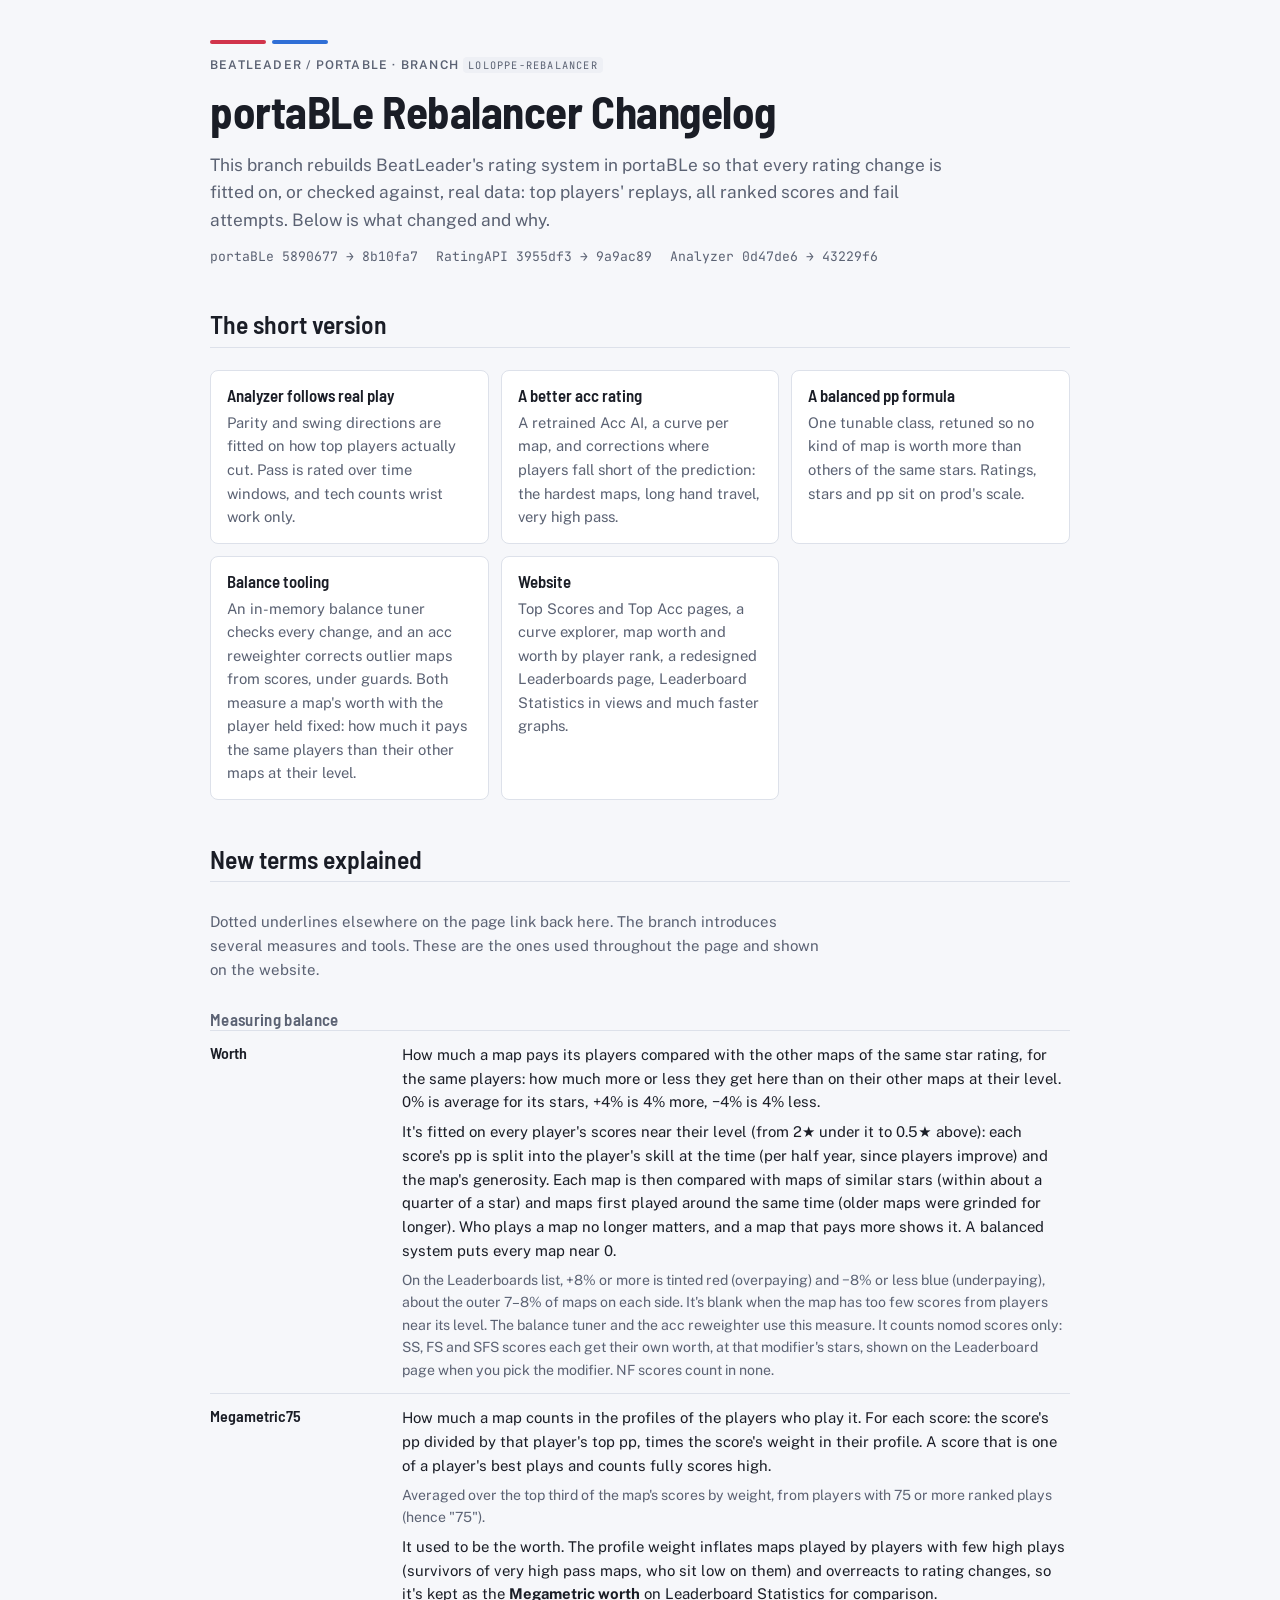
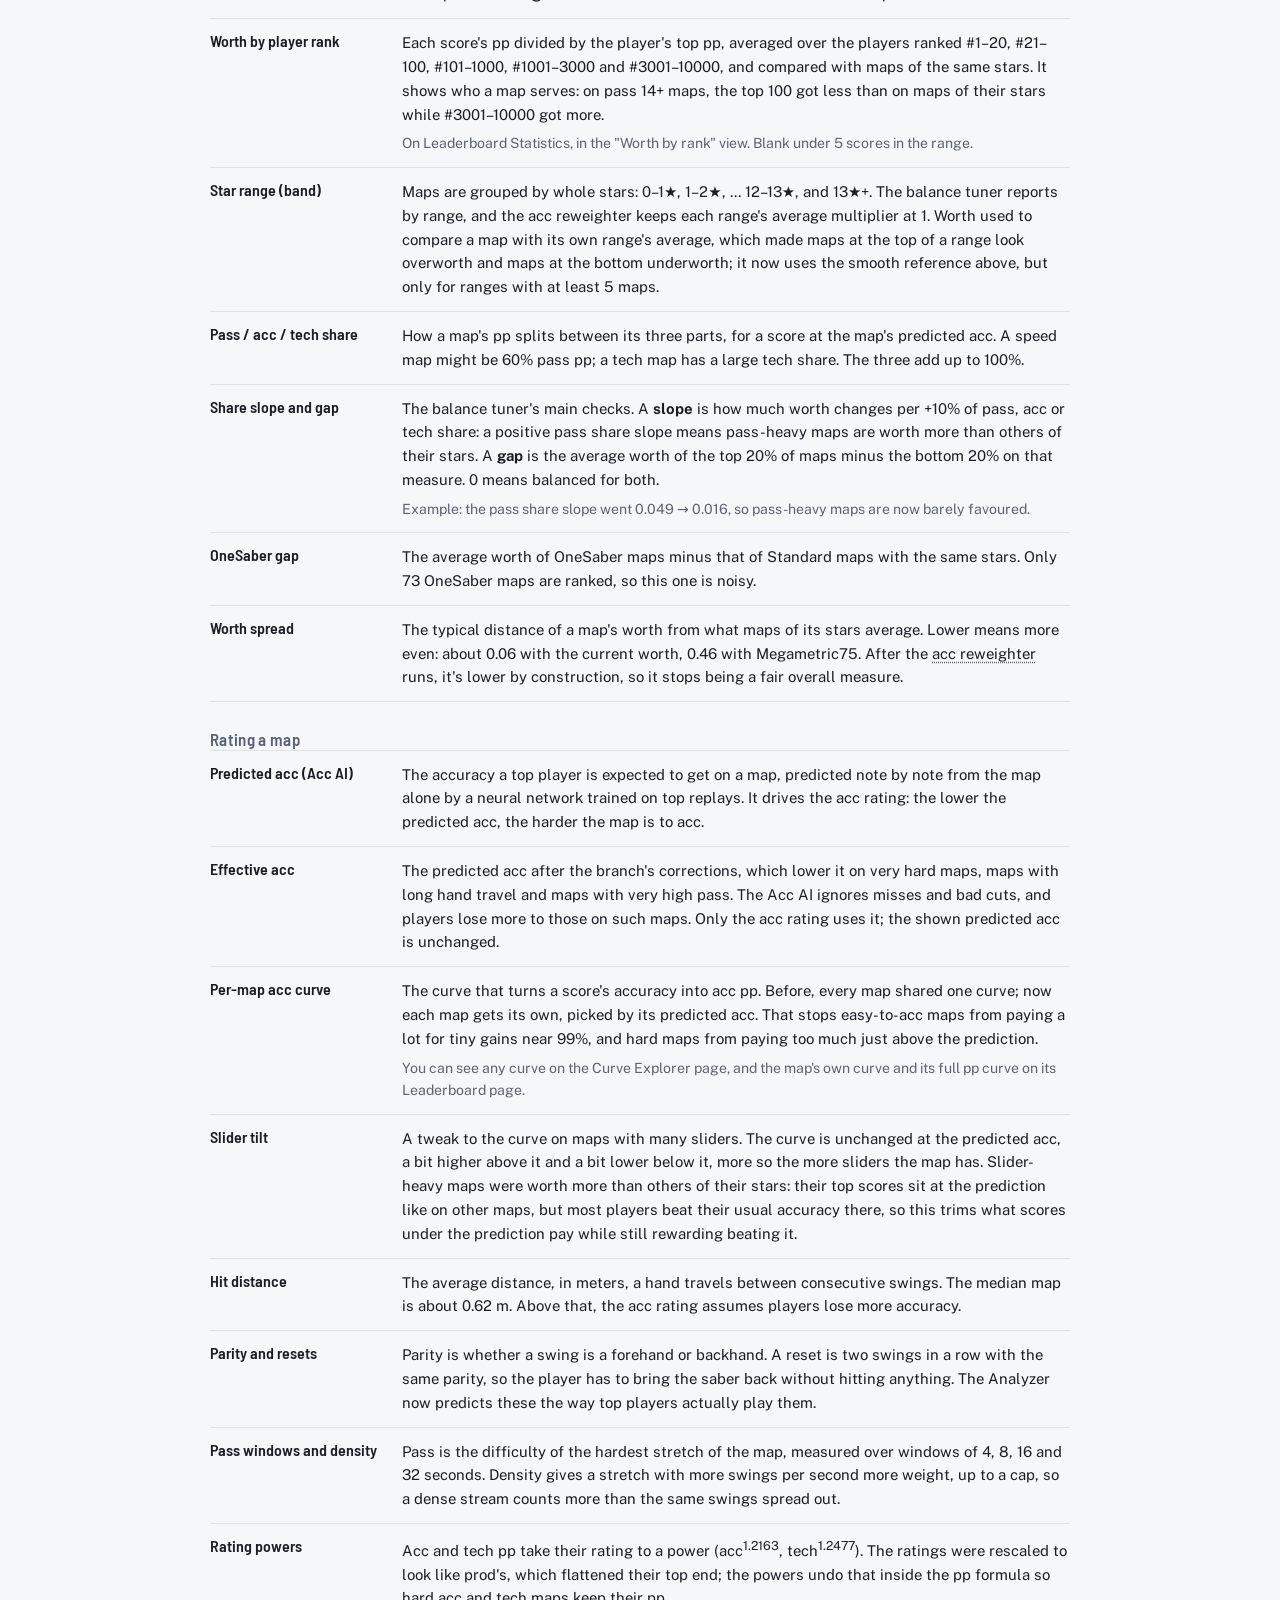
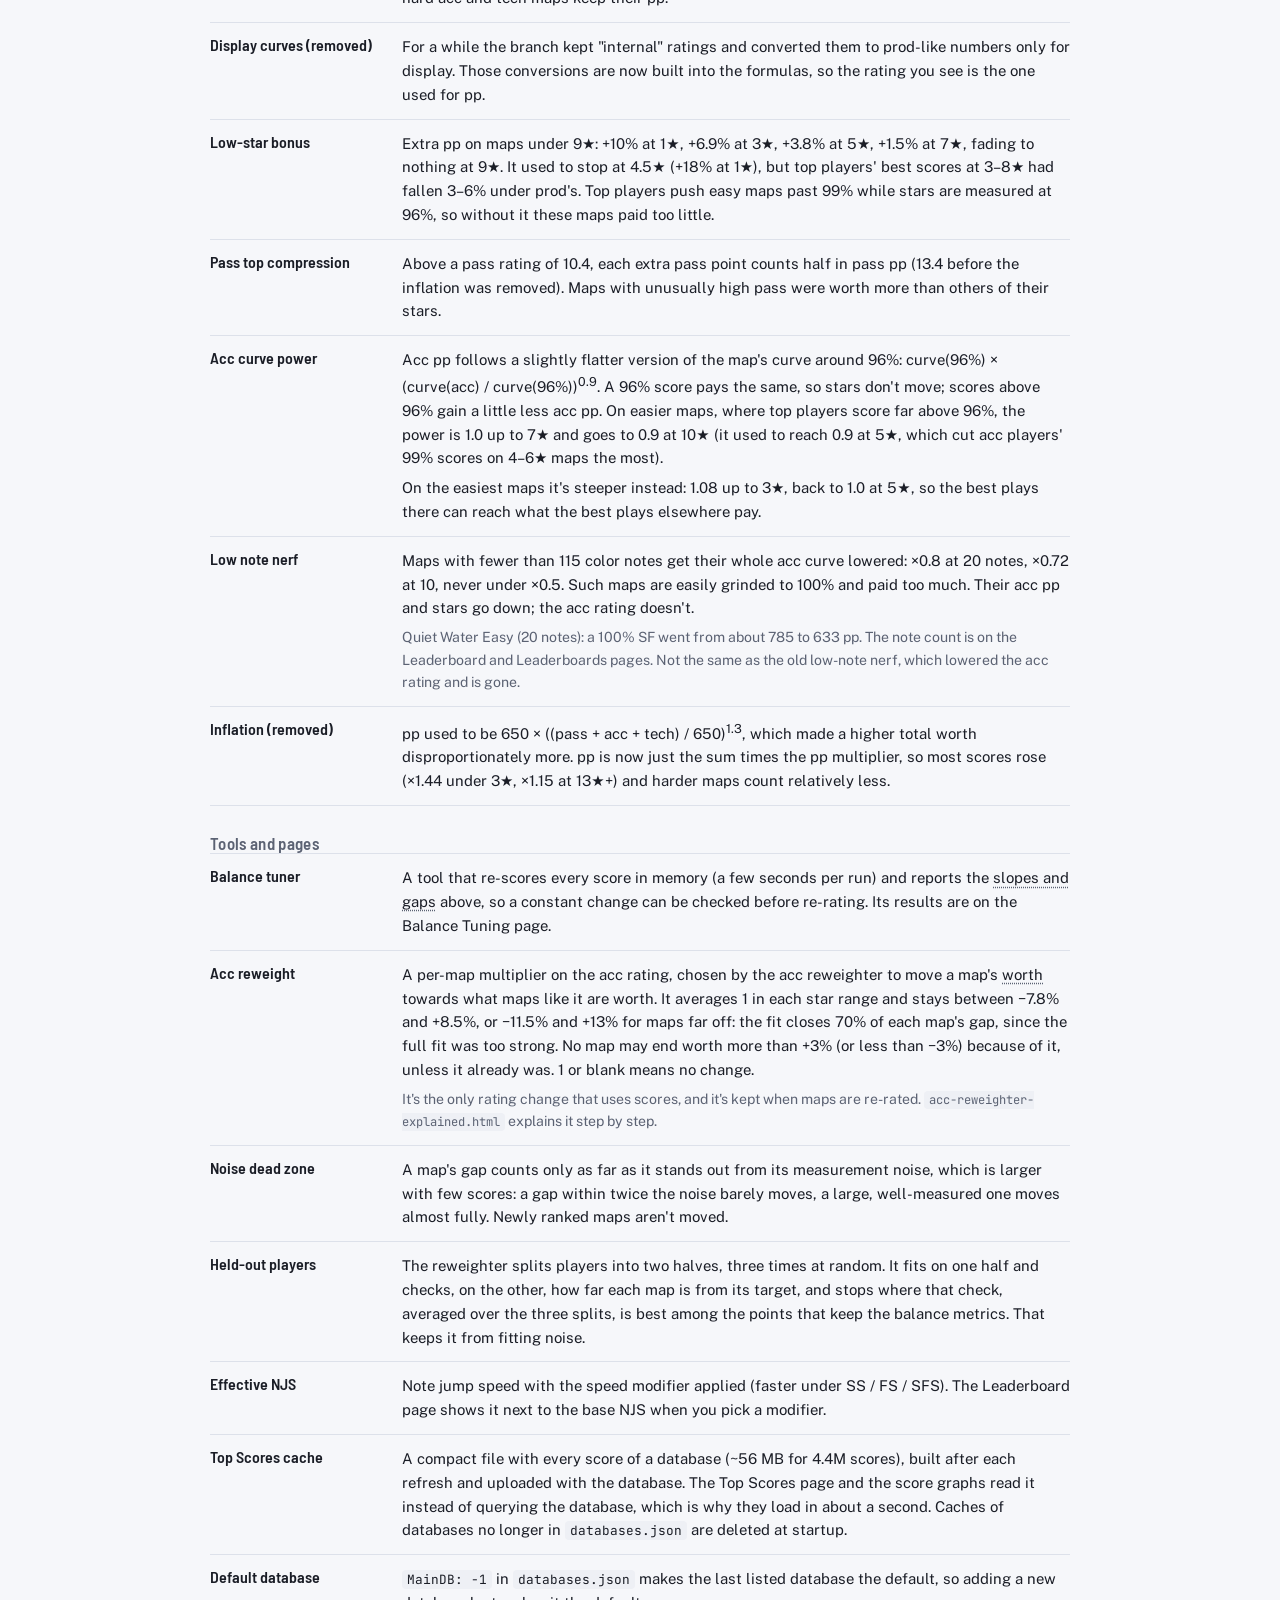
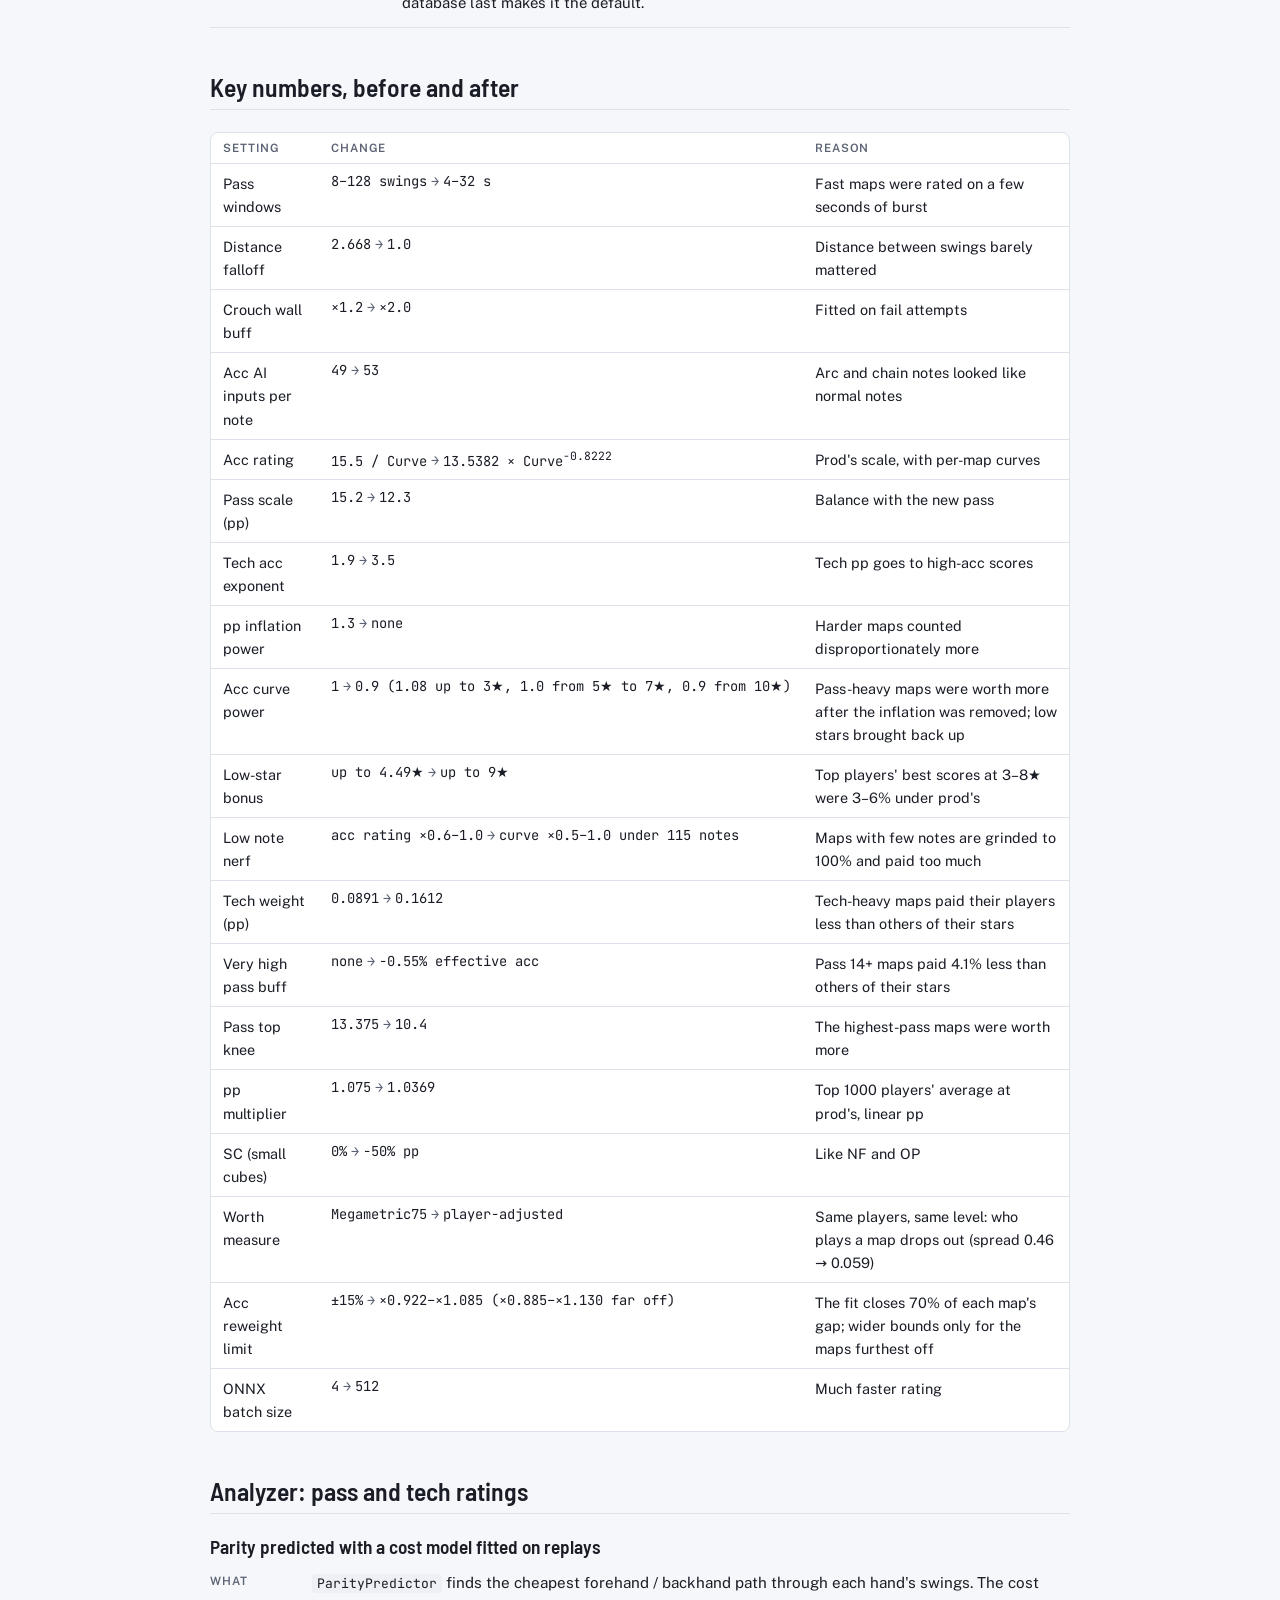
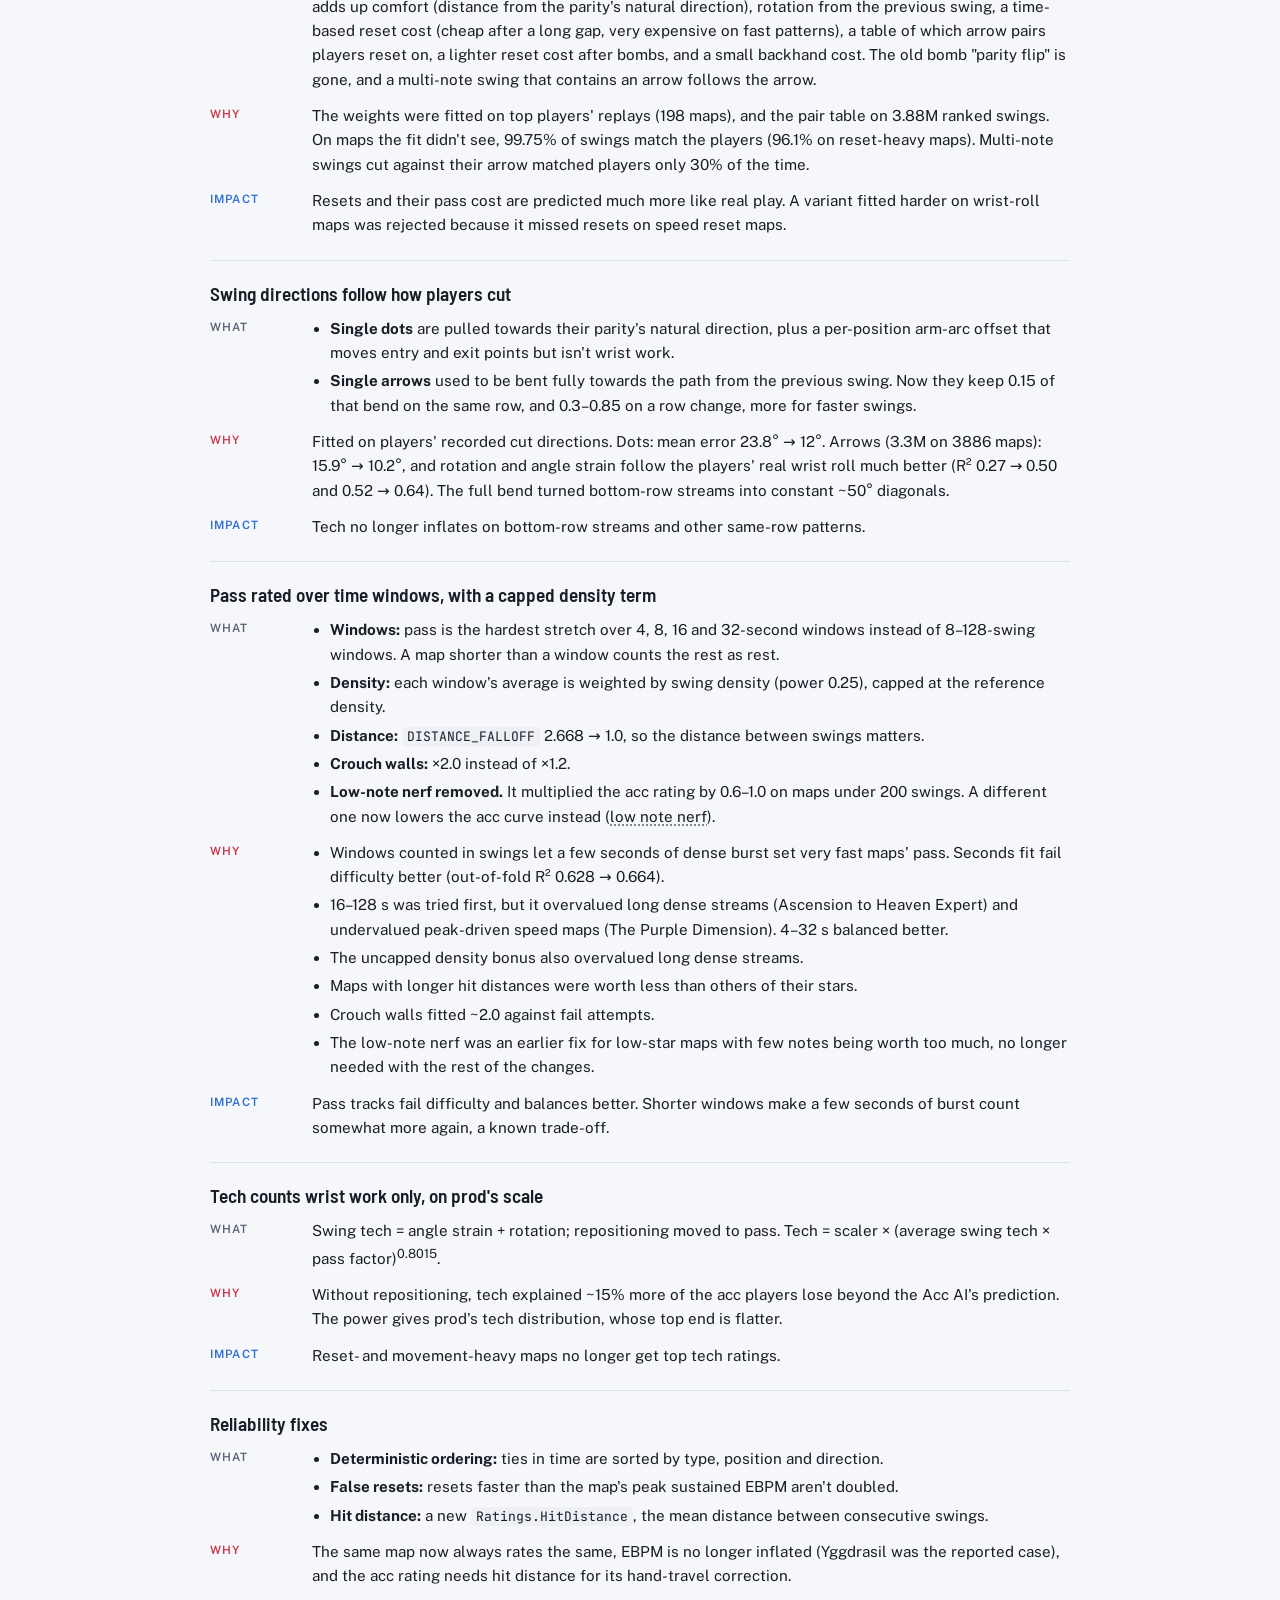
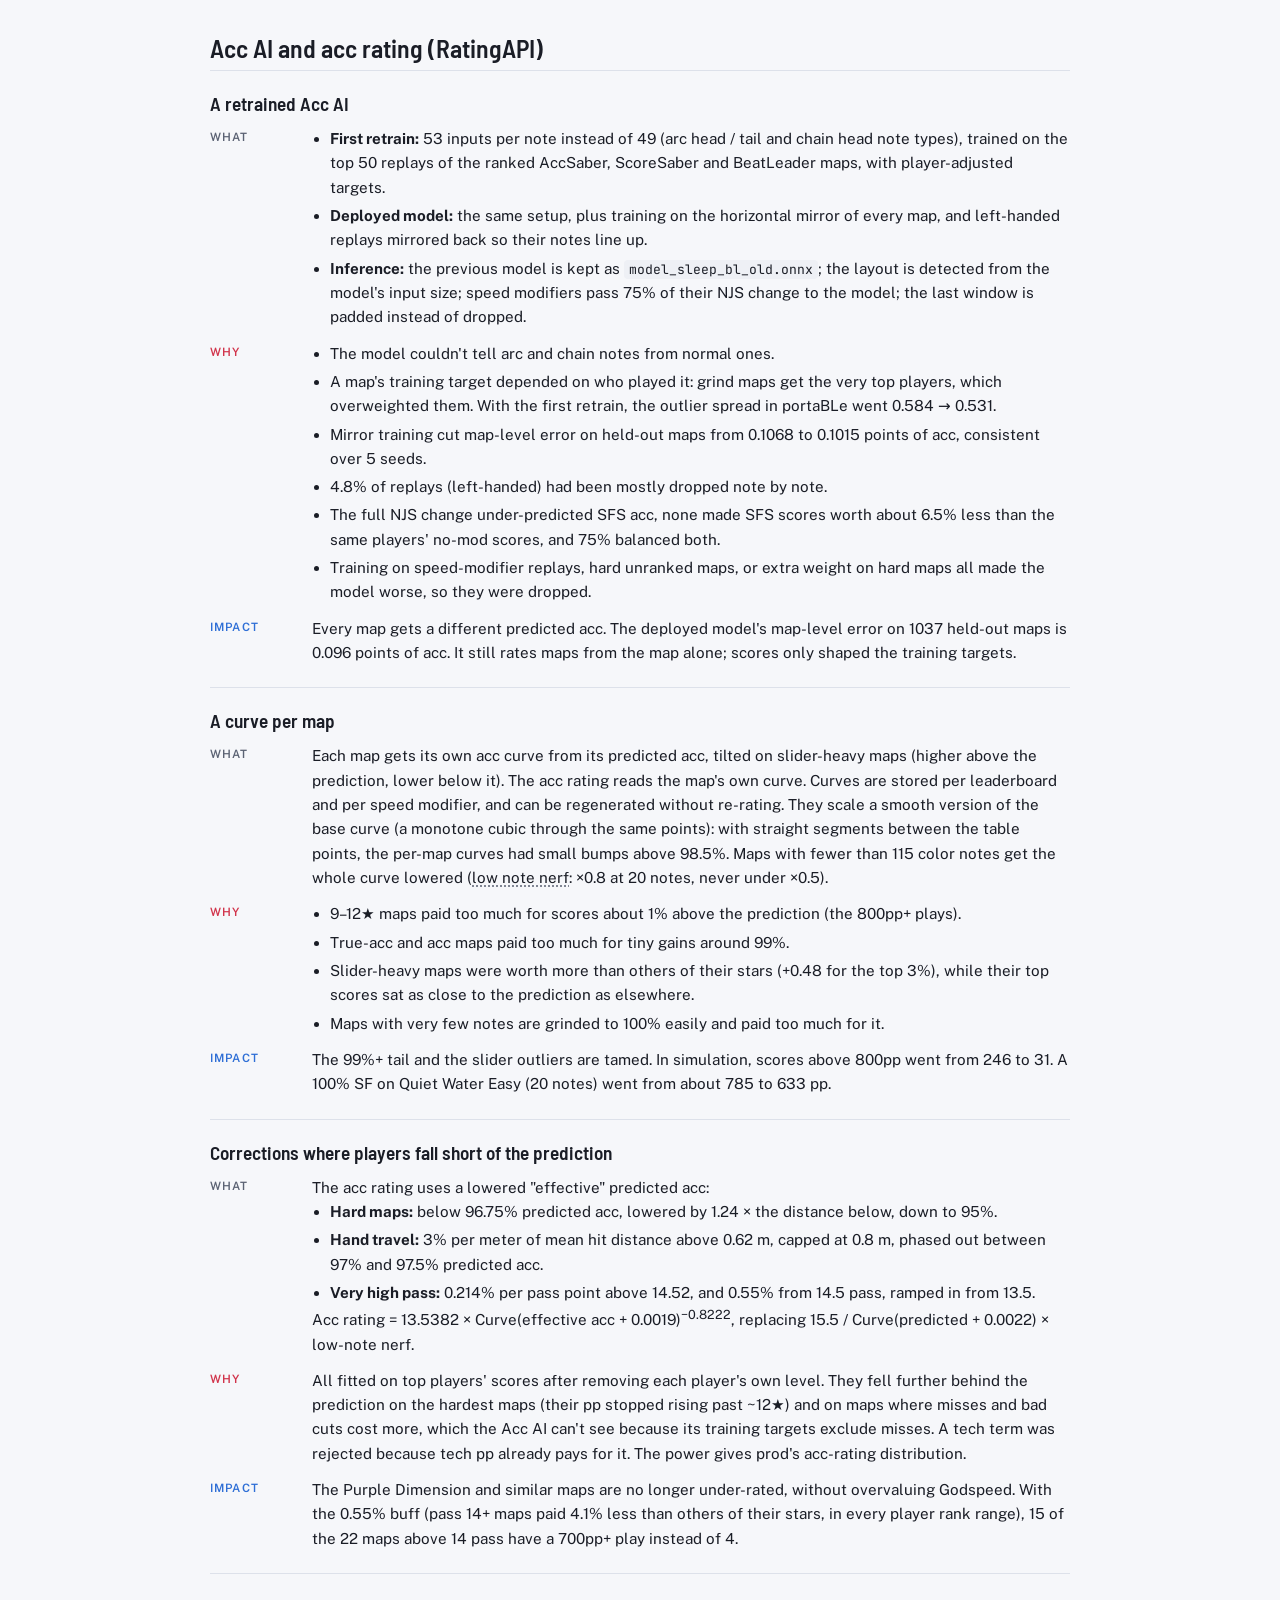
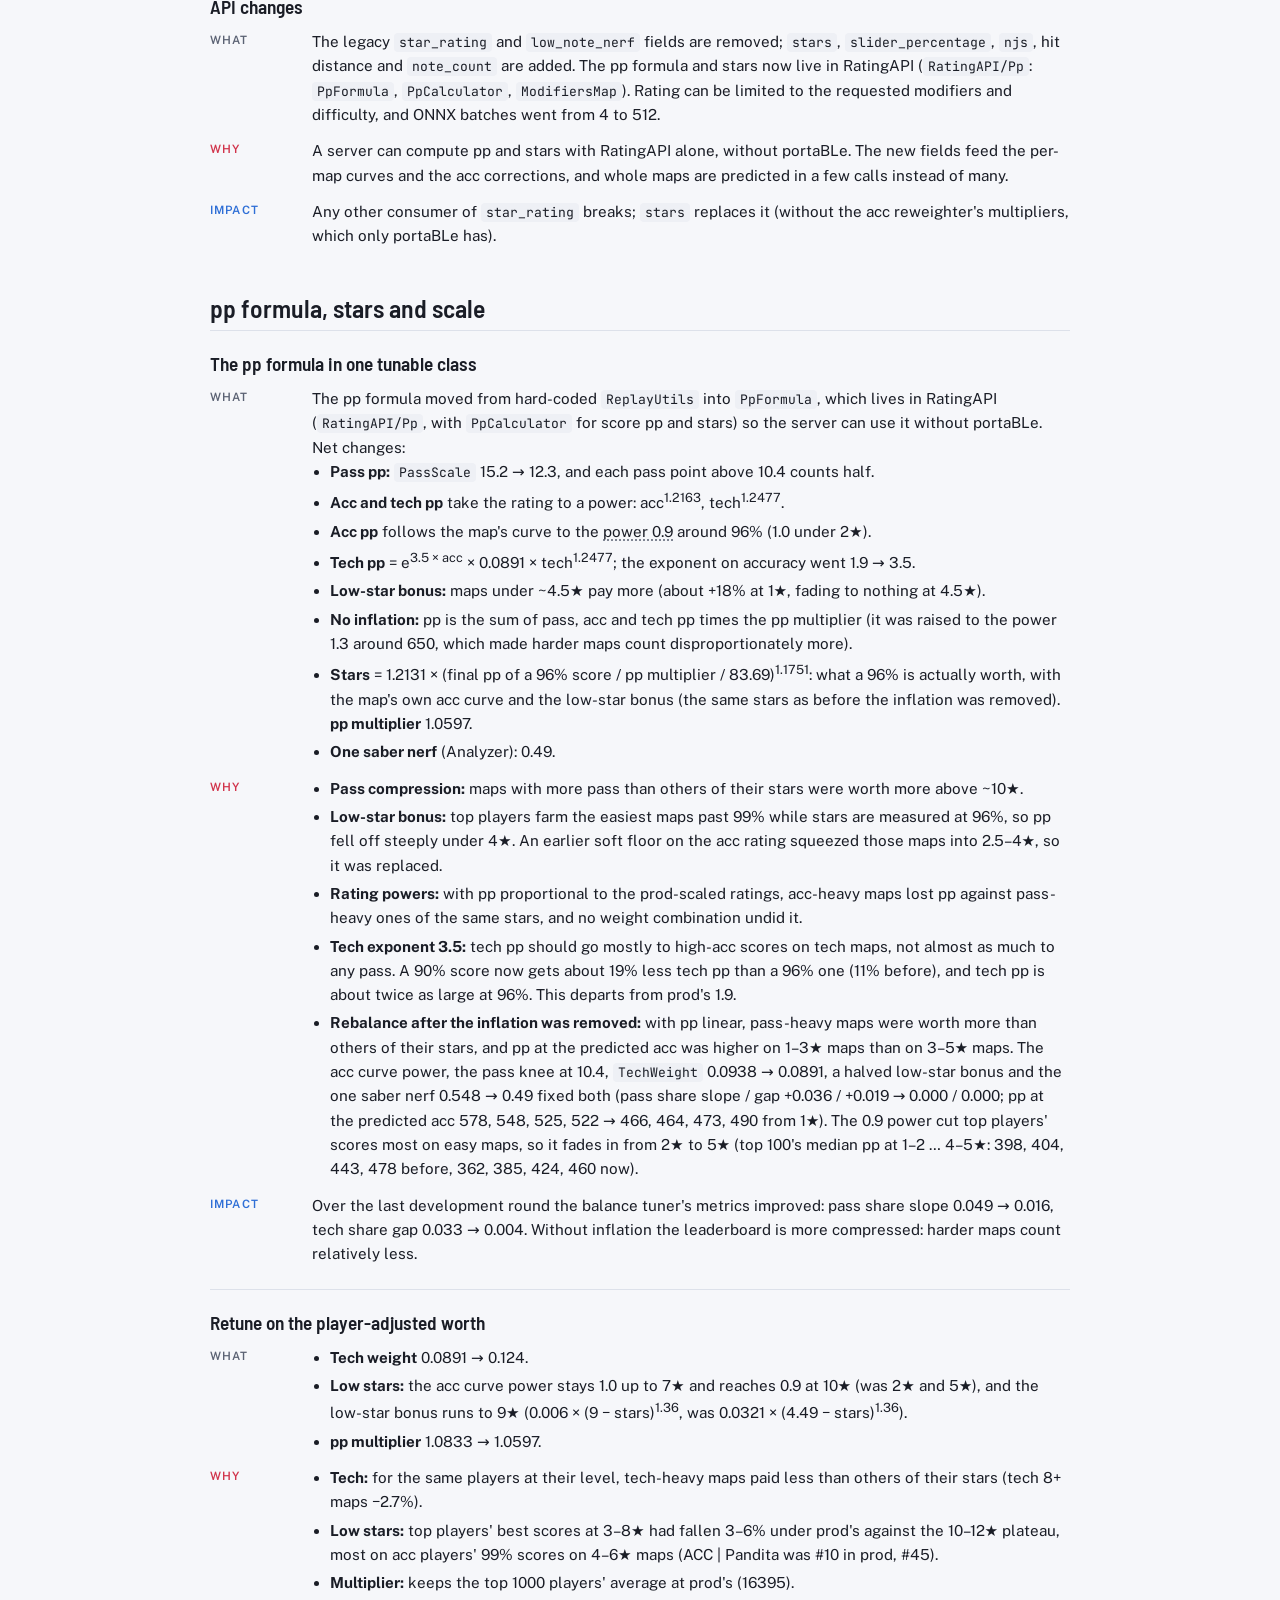
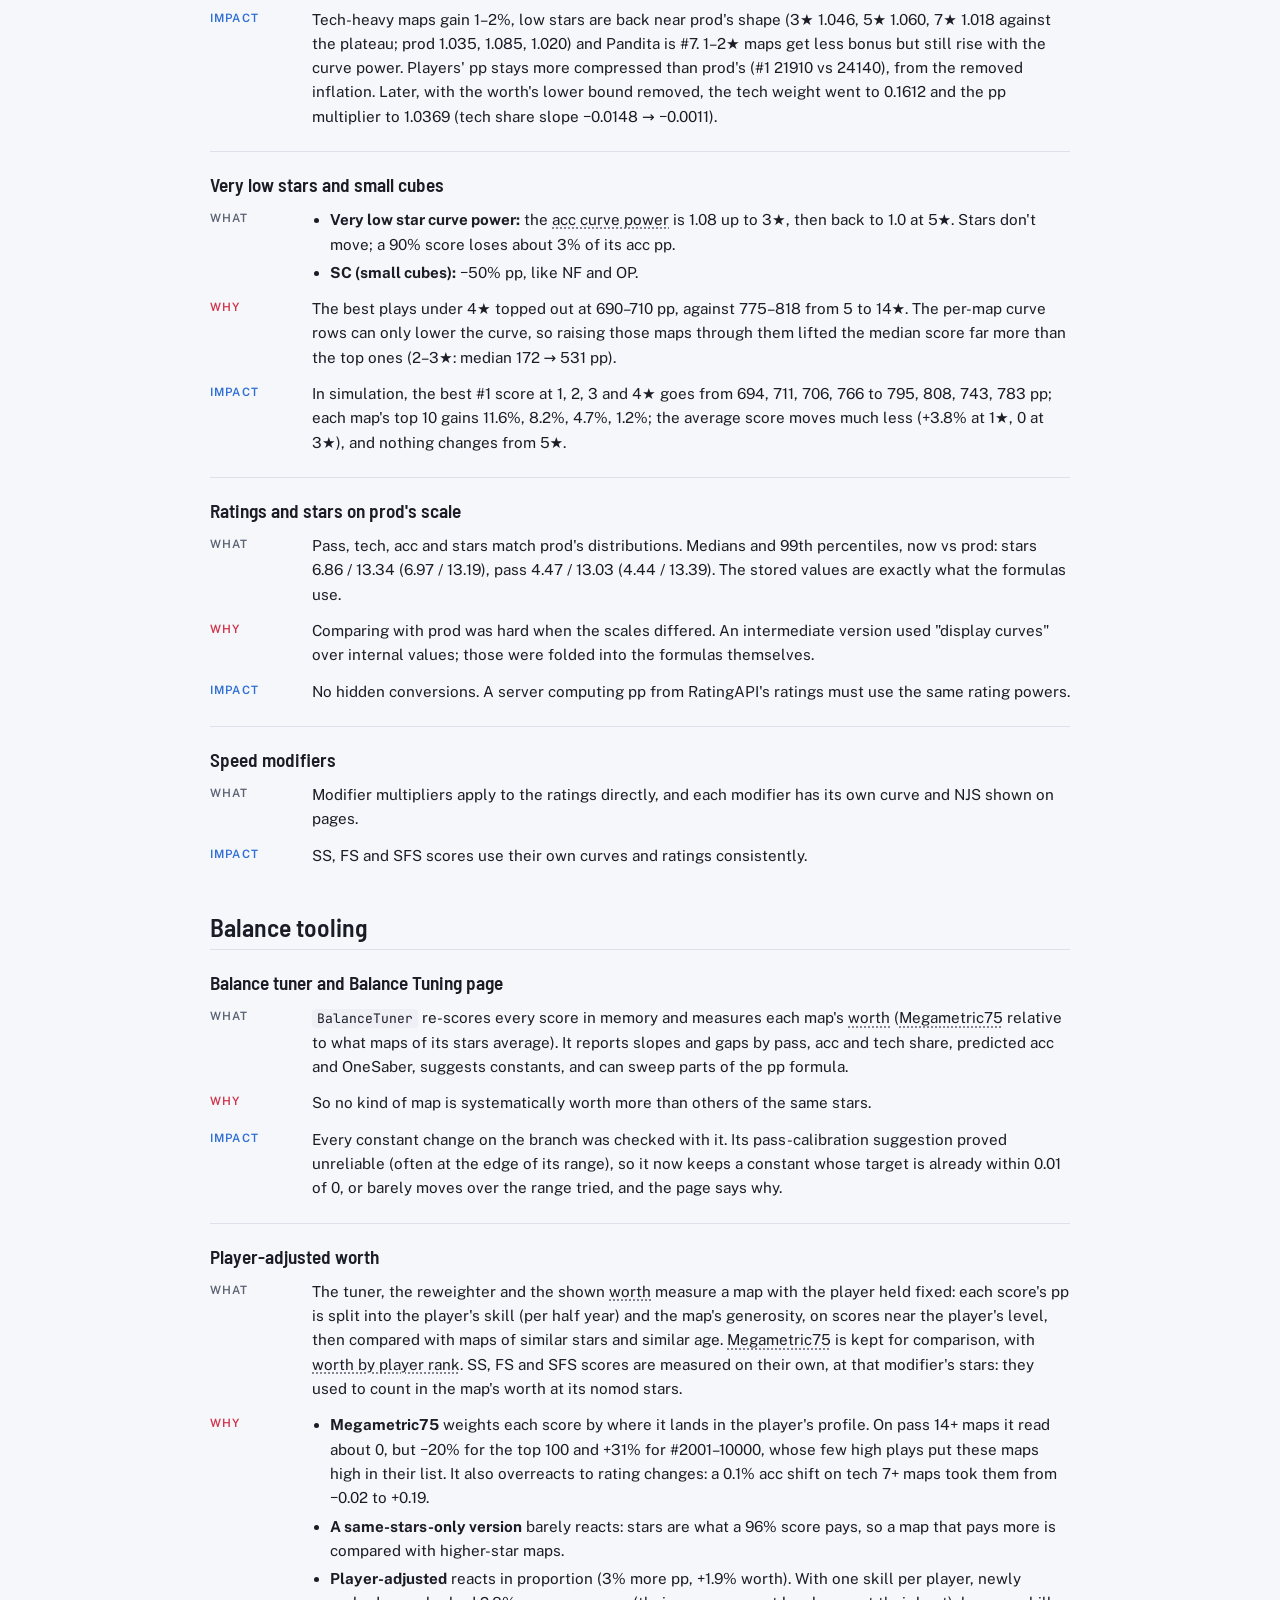
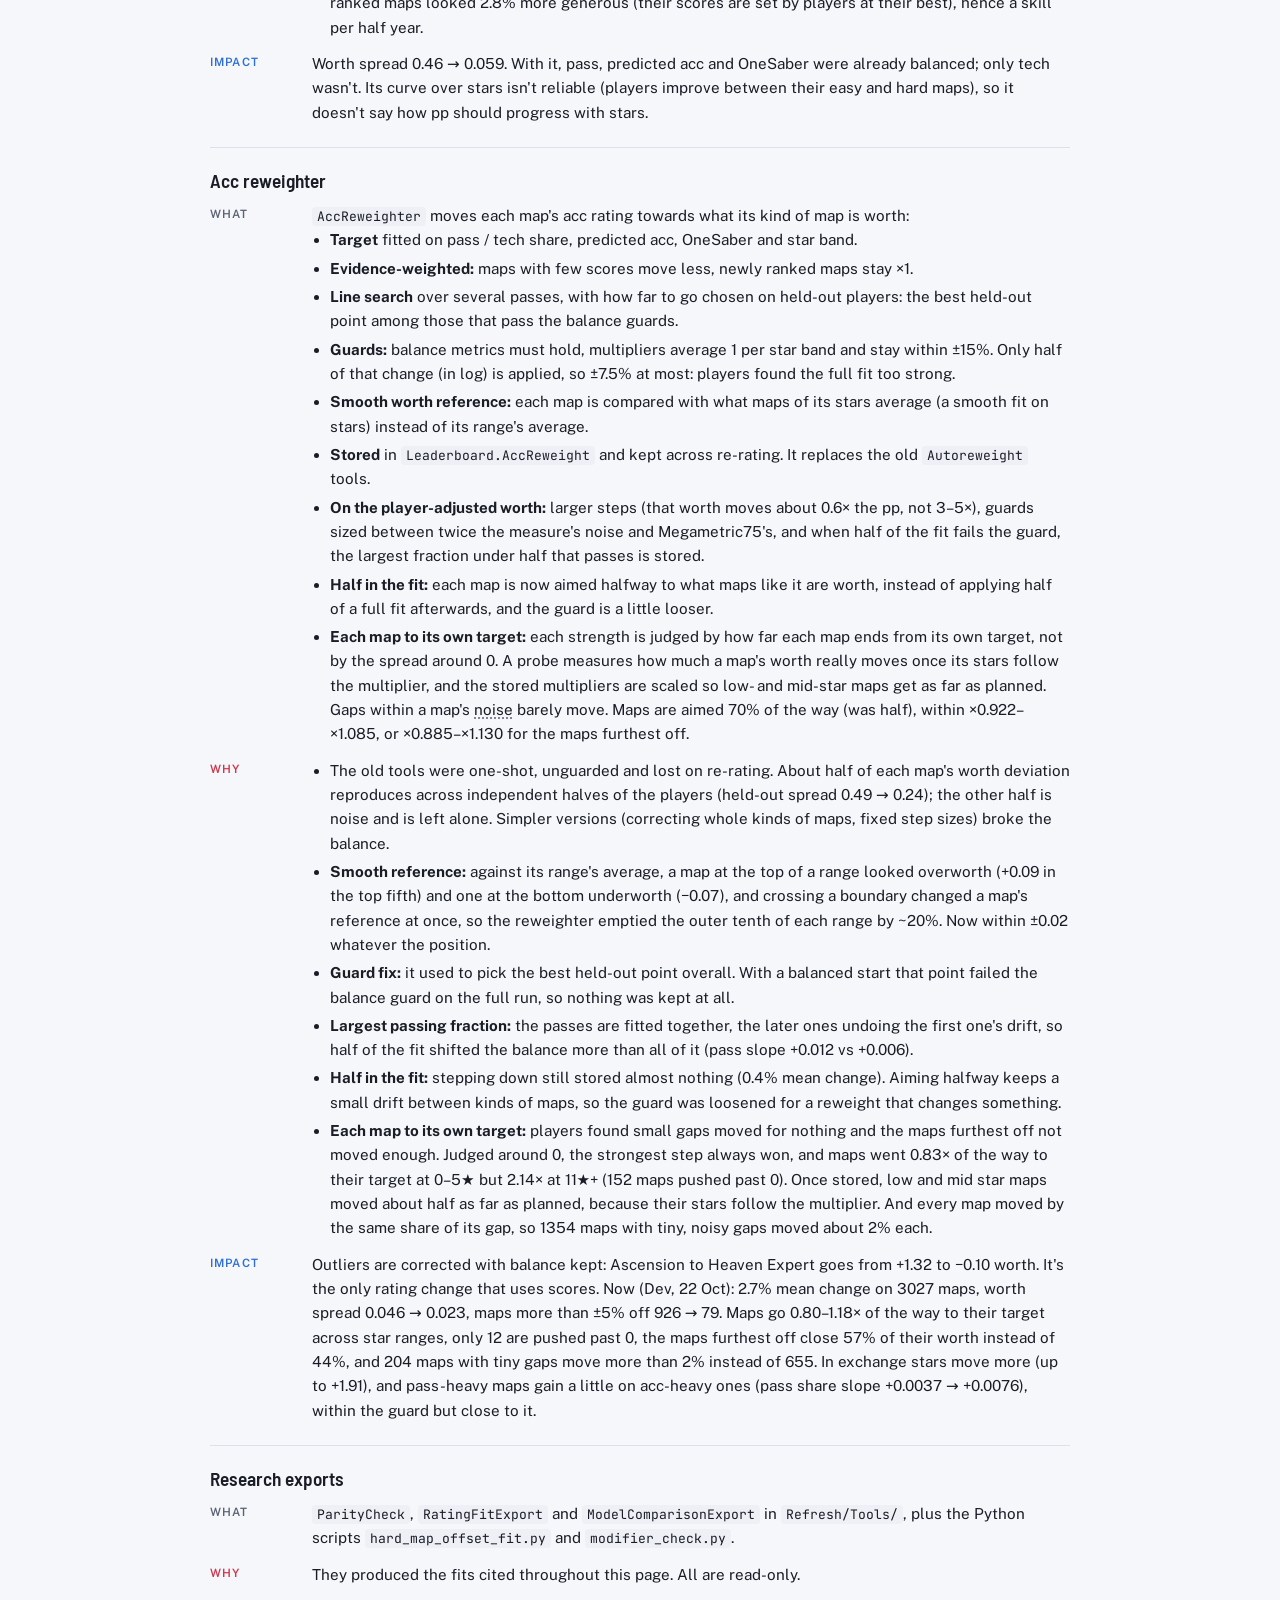
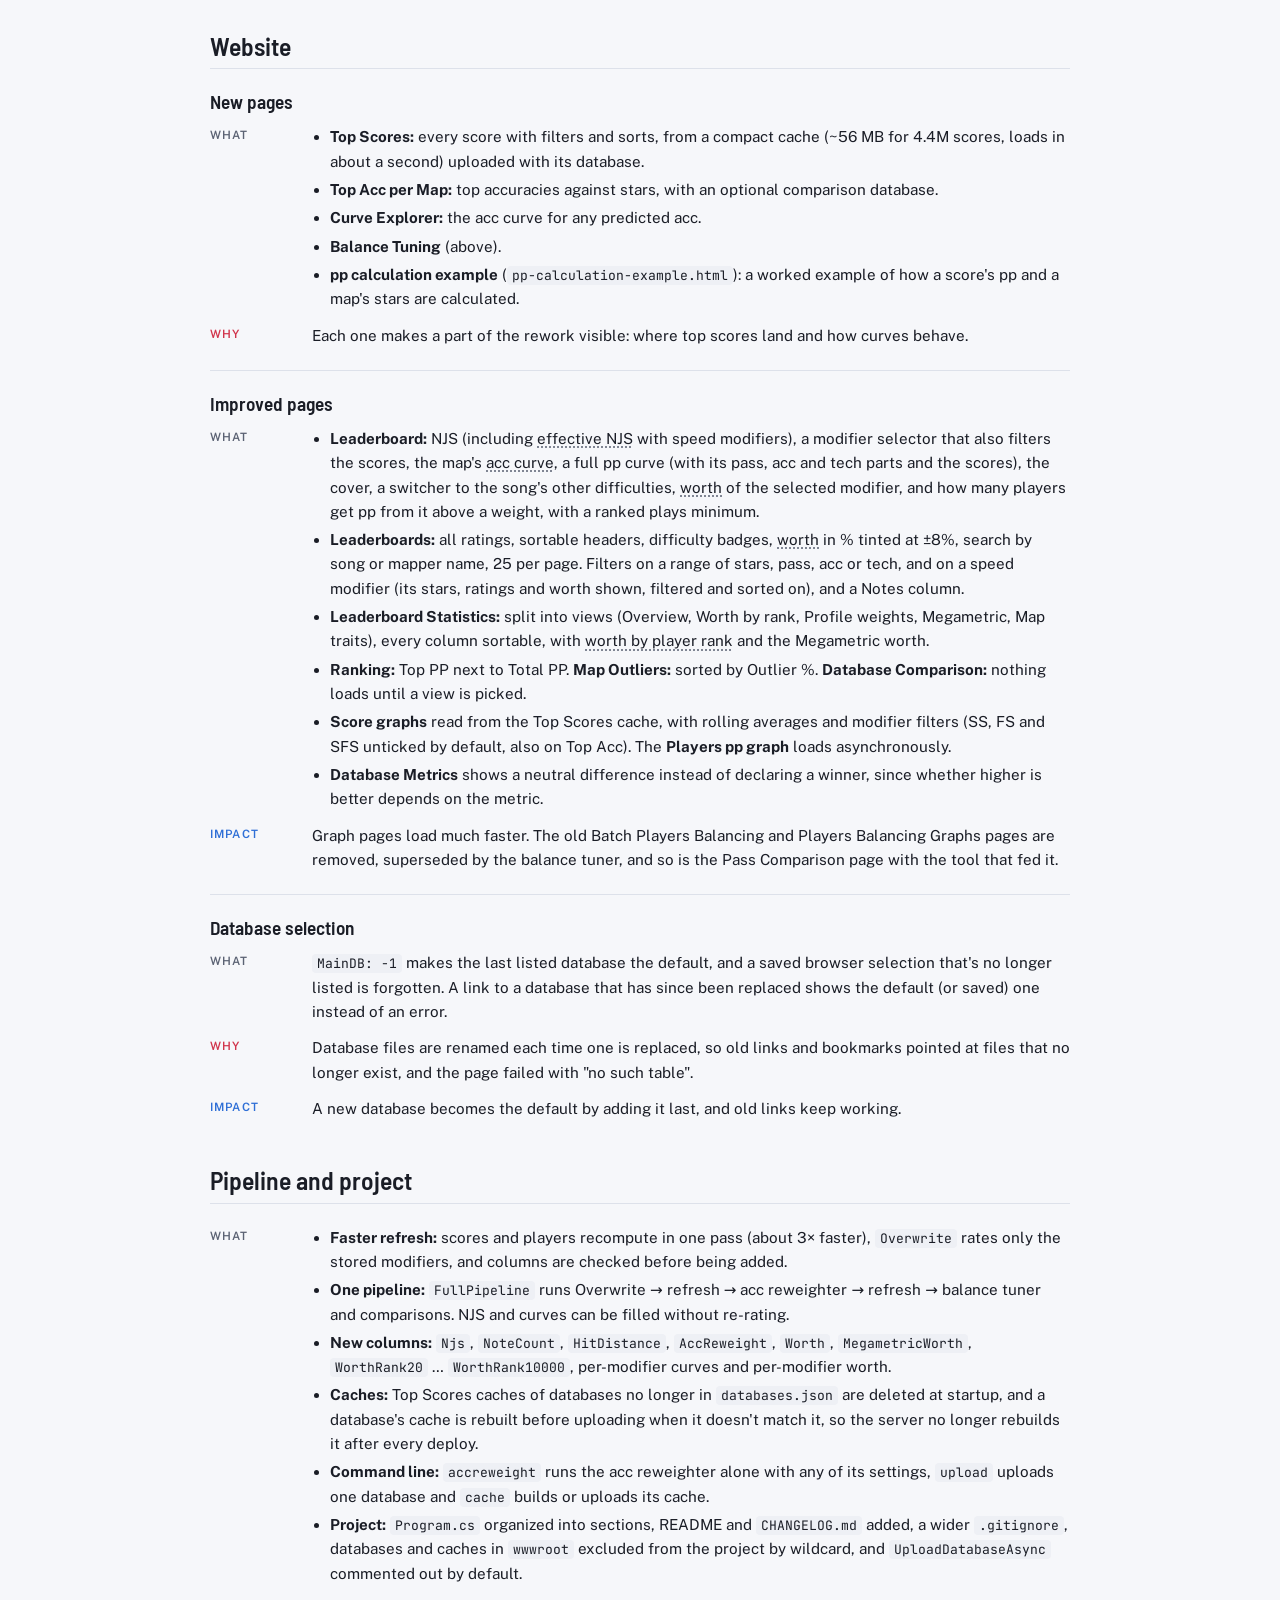
<file: portaBLe-rebalancer-changelog.html>
<!doctype html>
<html lang="en">
<head>
<meta charset="utf-8">
<meta name="viewport" content="width=device-width, initial-scale=1, viewport-fit=cover">
<title>portaBLe Rebalancer Changelog</title>
<link rel="preconnect" href="https://fonts.googleapis.com">
<link rel="stylesheet" href="https://fonts.googleapis.com/css2?family=Barlow+Semi+Condensed:wght@500;600;700&family=Public+Sans:wght@400;500;600&family=JetBrains+Mono:wght@400;500&display=swap">
<style>
/* Layout: one reading column; an overview and a before/after table up top, then each change as What / Why / Impact. */
:root {
  --bg: #f6f7fa;
  --surface: #ffffff;
  --fg: #1a1d26;
  --muted: #5b6273;
  --line: #dde1ea;
  --red: #d1344b;      /* left saber */
  --blue: #2f6fd6;     /* right saber */
  --code-bg: #eef0f5;
  --display: "Barlow Semi Condensed", "Arial Narrow", system-ui, sans-serif;
  --body: "Public Sans", system-ui, -apple-system, "Segoe UI", sans-serif;
  --mono: "JetBrains Mono", ui-monospace, SFMono-Regular, Menlo, monospace;
}
@media (prefers-color-scheme: dark) { :root:not([data-theme="light"]) {
  --bg: #11131a; --surface: #181b24; --fg: #e6e8ef; --muted: #9aa1b2; --line: #2a2f3c;
  --red: #ff6b7f; --blue: #6fa3ff; --code-bg: #20242f; color-scheme: dark; } }
:root[data-theme="dark"] {
  --bg: #11131a; --surface: #181b24; --fg: #e6e8ef; --muted: #9aa1b2; --line: #2a2f3c;
  --red: #ff6b7f; --blue: #6fa3ff; --code-bg: #20242f; color-scheme: dark; }

body { background: var(--bg); color: var(--fg); font: 15px/1.6 var(--body); }
.wrap { max-width: 860px; margin: 0 auto; padding-block: 40px 72px;
  padding-left: max(16px, env(safe-area-inset-left, 0px)); padding-right: max(16px, env(safe-area-inset-right, 0px));
  display: grid; gap: 44px; }
h1, h2, h3 { font-family: var(--display); text-wrap: balance; margin: 0; line-height: 1.15; }
h1 { font-size: clamp(2rem, 5vw, 2.8rem); font-weight: 700; letter-spacing: -0.01em; }
h2 { font-size: 1.6rem; font-weight: 600; padding-bottom: 8px; border-bottom: 1px solid var(--line); }
h3 { font-size: 1.2rem; font-weight: 600; }
p { margin: 0; max-width: 68ch; }
ul { margin: 0; padding-left: 18px; display: grid; gap: 4px; }
code { font: 0.86em var(--mono); background: var(--code-bg); padding: 1px 5px; border-radius: 4px; overflow-wrap: anywhere; }
a { color: var(--blue); }
a:focus-visible { outline: 2px solid var(--blue); outline-offset: 2px; }
.eyebrow { font: 600 0.75rem var(--body); letter-spacing: 0.1em; text-transform: uppercase; color: var(--muted); }
.sabers { display: flex; gap: 6px; }
.sabers span { height: 4px; width: 56px; border-radius: 2px; }
.sabers span:first-child { background: var(--red); } .sabers span:last-child { background: var(--blue); }

header { display: grid; gap: 14px; }
.lede { font-size: 1.08rem; color: var(--muted); }
.ranges { display: flex; flex-wrap: wrap; gap: 6px 18px; font: 0.82rem var(--mono); color: var(--muted); }

section { display: grid; gap: 22px; min-width: 0; }
.intro { color: var(--muted); }

.headlines { display: grid; grid-template-columns: repeat(auto-fit, minmax(240px, 1fr)); gap: 12px; }
.headlines div { background: var(--surface); border: 1px solid var(--line); border-radius: 8px; padding: 14px 16px; display: grid; gap: 6px; align-content: start; min-width: 0; }
.headlines b { font: 600 1.05rem var(--display); }
.headlines p { font-size: 0.92rem; color: var(--muted); }

.table-wrap { overflow-x: auto; border: 1px solid var(--line); border-radius: 8px; background: var(--surface); }
table { border-collapse: collapse; width: 100%; font-size: 0.9rem; min-width: 560px; }
th, td { text-align: left; padding: 8px 12px; border-bottom: 1px solid var(--line); vertical-align: top; }
th { font: 600 0.72rem var(--body); letter-spacing: 0.08em; text-transform: uppercase; color: var(--muted); }
tr:last-child td { border-bottom: 0; }
td.num { font: 0.86rem var(--mono); font-variant-numeric: tabular-nums; white-space: nowrap; }
td.num .arrow { color: var(--muted); padding: 0 4px; }

.change { display: grid; gap: 12px; padding-bottom: 22px; border-bottom: 1px solid var(--line); }
.change:last-child { border-bottom: 0; padding-bottom: 0; }
.change .refs { font: 0.78rem var(--mono); color: var(--muted); }
.row { display: grid; grid-template-columns: 5.5rem 1fr; gap: 14px; min-width: 0; }
.row > div { min-width: 0; font-size: 0.95rem; }
.label { font: 600 0.72rem var(--body); letter-spacing: 0.1em; text-transform: uppercase; padding-top: 3px; }
.label.what { color: var(--muted); }
.label.why { color: var(--red); }
.label.impact { color: var(--blue); }
@media (max-width: 560px) { .row { grid-template-columns: 1fr; gap: 4px; } }

.glossary { display: grid; gap: 28px; }
.glossary h3 { font-size: 1.05rem; color: var(--muted); letter-spacing: 0.02em; }
.terms { display: grid; gap: 0; margin: 0; border-top: 1px solid var(--line); }
.terms > div { display: grid; grid-template-columns: 11rem 1fr; gap: 4px 16px; padding: 12px 0; border-bottom: 1px solid var(--line); min-width: 0; }
.terms dt { font: 600 1rem var(--display); }
.terms dd { margin: 0; min-width: 0; font-size: 0.93rem; display: grid; gap: 6px; }
.terms dd .eg { color: var(--muted); font-size: 0.88rem; }
.terms > div:target { background: var(--code-bg); }
@media (max-width: 560px) { .terms > div { grid-template-columns: 1fr; } }
a.term { color: inherit; text-decoration: underline dotted var(--muted); text-underline-offset: 3px; }
.tradeoffs { background: var(--surface); border: 1px solid var(--line); border-radius: 8px; padding: 16px 18px; }
footer { font-size: 0.85rem; color: var(--muted); border-top: 1px solid var(--line); padding-top: 16px; }
</style>
<style>body{margin:0}img{max-width:100%}</style>
</head>
<body>

<div class="wrap">
<header>
  <div class="sabers" aria-hidden="true"><span></span><span></span></div>
  <div class="eyebrow">BeatLeader / portaBLe · branch <code>loloppe-rebalancer</code></div>
  <h1>portaBLe Rebalancer Changelog</h1>
  <p class="lede">This branch rebuilds BeatLeader's rating system in portaBLe so that every rating change is fitted on, or checked against, real data: top players' replays, all ranked scores and fail attempts. Below is what changed and why.</p>
  <div class="ranges"><span>portaBLe 5890677 → 8b10fa7</span><span>RatingAPI 3955df3 → 9a9ac89</span><span>Analyzer 0d47de6 → 43229f6</span></div>
</header>

<section aria-labelledby="o">
  <h2 id="o">The short version</h2>
  <div class="headlines">
    <div><b>Analyzer follows real play</b><p>Parity and swing directions are fitted on how top players actually cut. Pass is rated over time windows, and tech counts wrist work only.</p></div>
    <div><b>A better acc rating</b><p>A retrained Acc AI, a curve per map, and corrections where players fall short of the prediction: the hardest maps, long hand travel, very high pass.</p></div>
    <div><b>A balanced pp formula</b><p>One tunable class, retuned so no kind of map is worth more than others of the same stars. Ratings, stars and pp sit on prod's scale.</p></div>
    <div><b>Balance tooling</b><p>An in-memory balance tuner checks every change, and an acc reweighter corrects outlier maps from scores, under guards. Both measure a map's worth with the player held fixed: how much it pays the same players than their other maps at their level.</p></div>
    <div><b>Website</b><p>Top Scores and Top Acc pages, a curve explorer, map worth and worth by player rank, a redesigned Leaderboards page, Leaderboard Statistics in views and much faster graphs.</p></div>
  </div>
</section>

<section aria-labelledby="g" class="glossary">
  <h2 id="g">New terms explained</h2>
  <p class="intro">Dotted underlines elsewhere on the page link back here. The branch introduces several measures and tools. These are the ones used throughout the page and shown on the website.</p>

  <div>
    <h3>Measuring balance</h3>
    <dl class="terms">
      <div id="worth"><dt>Worth</dt><dd>
        <span>How much a map pays its players compared with the other maps of the same star rating, for the same players: how much more or less they get here than on their other maps at their level. 0% is average for its stars, +4% is 4% more, −4% is 4% less.</span>
        <span>It's fitted on every player's scores near their level (from 2★ under it to 0.5★ above): each score's pp is split into the player's skill at the time (per half year, since players improve) and the map's generosity. Each map is then compared with maps of similar stars (within about a quarter of a star) and maps first played around the same time (older maps were grinded for longer). Who plays a map no longer matters, and a map that pays more shows it. A balanced system puts every map near 0.</span>
        <span class="eg">On the Leaderboards list, +8% or more is tinted red (overpaying) and −8% or less blue (underpaying), about the outer 7–8% of maps on each side. It's blank when the map has too few scores from players near its level. The balance tuner and the acc reweighter use this measure. It counts nomod scores only: SS, FS and SFS scores each get their own worth, at that modifier's stars, shown on the Leaderboard page when you pick the modifier. NF scores count in none.</span></dd></div>
      <div id="megametric"><dt>Megametric75</dt><dd>
        <span>How much a map counts in the profiles of the players who play it. For each score: the score's pp divided by that player's top pp, times the score's weight in their profile. A score that is one of a player's best plays and counts fully scores high.</span>
        <span class="eg">Averaged over the top third of the map's scores by weight, from players with 75 or more ranked plays (hence "75").</span>
        <span>It used to be the worth. The profile weight inflates maps played by players with few high plays (survivors of very high pass maps, who sit low on them) and overreacts to rating changes, so it's kept as the <b>Megametric worth</b> on Leaderboard Statistics for comparison.</span></dd></div>
      <div id="rank-worth"><dt>Worth by player rank</dt><dd>
        <span>Each score's pp divided by the player's top pp, averaged over the players ranked #1–20, #21–100, #101–1000, #1001–3000 and #3001–10000, and compared with maps of the same stars. It shows who a map serves: on pass 14+ maps, the top 100 got less than on maps of their stars while #3001–10000 got more.</span>
        <span class="eg">On Leaderboard Statistics, in the "Worth by rank" view. Blank under 5 scores in the range.</span></dd></div>
      <div id="star-range"><dt>Star range (band)</dt><dd>
        <span>Maps are grouped by whole stars: 0–1★, 1–2★, … 12–13★, and 13★+. The balance tuner reports by range, and the acc reweighter keeps each range's average multiplier at 1. Worth used to compare a map with its own range's average, which made maps at the top of a range look overworth and maps at the bottom underworth; it now uses the smooth reference above, but only for ranges with at least 5 maps.</span></dd></div>
      <div id="shares"><dt>Pass / acc / tech share</dt><dd>
        <span>How a map's pp splits between its three parts, for a score at the map's predicted acc. A speed map might be 60% pass pp; a tech map has a large tech share. The three add up to 100%.</span></dd></div>
      <div id="slopes"><dt>Share slope and gap</dt><dd>
        <span>The balance tuner's main checks. A <b>slope</b> is how much worth changes per +10% of pass, acc or tech share: a positive pass share slope means pass-heavy maps are worth more than others of their stars. A <b>gap</b> is the average worth of the top 20% of maps minus the bottom 20% on that measure. 0 means balanced for both.</span>
        <span class="eg">Example: the pass share slope went 0.049 → 0.016, so pass-heavy maps are now barely favoured.</span></dd></div>
      <div id="onesaber-gap"><dt>OneSaber gap</dt><dd>
        <span>The average worth of OneSaber maps minus that of Standard maps with the same stars. Only 73 OneSaber maps are ranked, so this one is noisy.</span></dd></div>
      <div id="spread"><dt>Worth spread</dt><dd>
        <span>The typical distance of a map's worth from what maps of its stars average. Lower means more even: about 0.06 with the current worth, 0.46 with Megametric75. After the <a class="term" href="#reweight">acc reweighter</a> runs, it's lower by construction, so it stops being a fair overall measure.</span></dd></div>
    </dl>
  </div>

  <div>
    <h3>Rating a map</h3>
    <dl class="terms">
      <div id="predicted-acc"><dt>Predicted acc (Acc AI)</dt><dd>
        <span>The accuracy a top player is expected to get on a map, predicted note by note from the map alone by a neural network trained on top replays. It drives the acc rating: the lower the predicted acc, the harder the map is to acc.</span></dd></div>
      <div id="effective-acc"><dt>Effective acc</dt><dd>
        <span>The predicted acc after the branch's corrections, which lower it on very hard maps, maps with long hand travel and maps with very high pass. The Acc AI ignores misses and bad cuts, and players lose more to those on such maps. Only the acc rating uses it; the shown predicted acc is unchanged.</span></dd></div>
      <div id="curve"><dt>Per-map acc curve</dt><dd>
        <span>The curve that turns a score's accuracy into acc pp. Before, every map shared one curve; now each map gets its own, picked by its predicted acc. That stops easy-to-acc maps from paying a lot for tiny gains near 99%, and hard maps from paying too much just above the prediction.</span>
        <span class="eg">You can see any curve on the Curve Explorer page, and the map's own curve and its full pp curve on its Leaderboard page.</span></dd></div>
      <div id="tilt"><dt>Slider tilt</dt><dd>
        <span>A tweak to the curve on maps with many sliders. The curve is unchanged at the predicted acc, a bit higher above it and a bit lower below it, more so the more sliders the map has. Slider-heavy maps were worth more than others of their stars: their top scores sit at the prediction like on other maps, but most players beat their usual accuracy there, so this trims what scores under the prediction pay while still rewarding beating it.</span></dd></div>
      <div id="hit-distance"><dt>Hit distance</dt><dd>
        <span>The average distance, in meters, a hand travels between consecutive swings. The median map is about 0.62 m. Above that, the acc rating assumes players lose more accuracy.</span></dd></div>
      <div id="parity"><dt>Parity and resets</dt><dd>
        <span>Parity is whether a swing is a forehand or backhand. A reset is two swings in a row with the same parity, so the player has to bring the saber back without hitting anything. The Analyzer now predicts these the way top players actually play them.</span></dd></div>
      <div id="windows"><dt>Pass windows and density</dt><dd>
        <span>Pass is the difficulty of the hardest stretch of the map, measured over windows of 4, 8, 16 and 32 seconds. Density gives a stretch with more swings per second more weight, up to a cap, so a dense stream counts more than the same swings spread out.</span></dd></div>
      <div id="powers"><dt>Rating powers</dt><dd>
        <span>Acc and tech pp take their rating to a power (acc<sup>1.2163</sup>, tech<sup>1.2477</sup>). The ratings were rescaled to look like prod's, which flattened their top end; the powers undo that inside the pp formula so hard acc and tech maps keep their pp.</span></dd></div>
      <div id="display-curves"><dt>Display curves (removed)</dt><dd>
        <span>For a while the branch kept "internal" ratings and converted them to prod-like numbers only for display. Those conversions are now built into the formulas, so the rating you see is the one used for pp.</span></dd></div>
      <div id="low-star"><dt>Low-star bonus</dt><dd>
        <span>Extra pp on maps under 9★: +10% at 1★, +6.9% at 3★, +3.8% at 5★, +1.5% at 7★, fading to nothing at 9★. It used to stop at 4.5★ (+18% at 1★), but top players' best scores at 3–8★ had fallen 3–6% under prod's. Top players push easy maps past 99% while stars are measured at 96%, so without it these maps paid too little.</span></dd></div>
      <div id="compression"><dt>Pass top compression</dt><dd>
        <span>Above a pass rating of 10.4, each extra pass point counts half in pass pp (13.4 before the inflation was removed). Maps with unusually high pass were worth more than others of their stars.</span></dd></div>
      <div id="curve-power"><dt>Acc curve power</dt><dd>
        <span>Acc pp follows a slightly flatter version of the map's curve around 96%: curve(96%) × (curve(acc) / curve(96%))<sup>0.9</sup>. A 96% score pays the same, so stars don't move; scores above 96% gain a little less acc pp. On easier maps, where top players score far above 96%, the power is 1.0 up to 7★ and goes to 0.9 at 10★ (it used to reach 0.9 at 5★, which cut acc players' 99% scores on 4–6★ maps the most).</span>
        <span>On the easiest maps it's steeper instead: 1.08 up to 3★, back to 1.0 at 5★, so the best plays there can reach what the best plays elsewhere pay.</span></dd></div>
      <div id="low-note"><dt>Low note nerf</dt><dd>
        <span>Maps with fewer than 115 color notes get their whole acc curve lowered: ×0.8 at 20 notes, ×0.72 at 10, never under ×0.5. Such maps are easily grinded to 100% and paid too much. Their acc pp and stars go down; the acc rating doesn't.</span>
        <span class="eg">Quiet Water Easy (20 notes): a 100% SF went from about 785 to 633 pp. The note count is on the Leaderboard and Leaderboards pages. Not the same as the old low-note nerf, which lowered the acc rating and is gone.</span></dd></div>
      <div id="inflation"><dt>Inflation (removed)</dt><dd>
        <span>pp used to be 650 × ((pass + acc + tech) / 650)<sup>1.3</sup>, which made a higher total worth disproportionately more. pp is now just the sum times the pp multiplier, so most scores rose (×1.44 under 3★, ×1.15 at 13★+) and harder maps count relatively less.</span></dd></div>
    </dl>
  </div>

  <div>
    <h3>Tools and pages</h3>
    <dl class="terms">
      <div id="tuner"><dt>Balance tuner</dt><dd>
        <span>A tool that re-scores every score in memory (a few seconds per run) and reports the <a class="term" href="#slopes">slopes and gaps</a> above, so a constant change can be checked before re-rating. Its results are on the Balance Tuning page.</span></dd></div>
      <div id="reweight"><dt>Acc reweight</dt><dd>
        <span>A per-map multiplier on the acc rating, chosen by the acc reweighter to move a map's <a class="term" href="#worth">worth</a> towards what maps like it are worth. It averages 1 in each star range and stays between −7.8% and +8.5%, or −11.5% and +13% for maps far off: the fit closes 70% of each map's gap, since the full fit was too strong. No map may end worth more than +3% (or less than −3%) because of it, unless it already was. 1 or blank means no change.</span>
        <span class="eg">It's the only rating change that uses scores, and it's kept when maps are re-rated. <code>acc-reweighter-explained.html</code> explains it step by step.</span></dd></div>
      <div id="evidence"><dt>Noise dead zone</dt><dd>
        <span>A map's gap counts only as far as it stands out from its measurement noise, which is larger with few scores: a gap within twice the noise barely moves, a large, well-measured one moves almost fully. Newly ranked maps aren't moved.</span></dd></div>
      <div id="held-out"><dt>Held-out players</dt><dd>
        <span>The reweighter splits players into two halves, three times at random. It fits on one half and checks, on the other, how far each map is from its target, and stops where that check, averaged over the three splits, is best among the points that keep the balance metrics. That keeps it from fitting noise.</span></dd></div>
      <div id="effective-njs"><dt>Effective NJS</dt><dd>
        <span>Note jump speed with the speed modifier applied (faster under SS / FS / SFS). The Leaderboard page shows it next to the base NJS when you pick a modifier.</span></dd></div>
      <div id="cache"><dt>Top Scores cache</dt><dd>
        <span>A compact file with every score of a database (~56 MB for 4.4M scores), built after each refresh and uploaded with the database. The Top Scores page and the score graphs read it instead of querying the database, which is why they load in about a second. Caches of databases no longer in <code>databases.json</code> are deleted at startup.</span></dd></div>
      <div id="maindb"><dt>Default database</dt><dd>
        <span><code>MainDB: -1</code> in <code>databases.json</code> makes the last listed database the default, so adding a new database last makes it the default.</span></dd></div>
    </dl>
  </div>
</section>

<section aria-labelledby="k">
  <h2 id="k">Key numbers, before and after</h2>
  <div class="table-wrap">
    <table>
      <thead><tr><th>Setting</th><th>Change</th><th>Reason</th></tr></thead>
      <tbody>
        <tr><td>Pass windows</td><td class="num">8–128 swings<span class="arrow">→</span>4–32 s</td><td>Fast maps were rated on a few seconds of burst</td></tr>
        <tr><td>Distance falloff</td><td class="num">2.668<span class="arrow">→</span>1.0</td><td>Distance between swings barely mattered</td></tr>
        <tr><td>Crouch wall buff</td><td class="num">×1.2<span class="arrow">→</span>×2.0</td><td>Fitted on fail attempts</td></tr>
        <tr><td>Acc AI inputs per note</td><td class="num">49<span class="arrow">→</span>53</td><td>Arc and chain notes looked like normal notes</td></tr>
        <tr><td>Acc rating</td><td class="num">15.5 / Curve<span class="arrow">→</span>13.5382 × Curve<sup>−0.8222</sup></td><td>Prod's scale, with per-map curves</td></tr>
        <tr><td>Pass scale (pp)</td><td class="num">15.2<span class="arrow">→</span>12.3</td><td>Balance with the new pass</td></tr>
        <tr><td>Tech acc exponent</td><td class="num">1.9<span class="arrow">→</span>3.5</td><td>Tech pp goes to high-acc scores</td></tr>
        <tr><td>pp inflation power</td><td class="num">1.3<span class="arrow">→</span>none</td><td>Harder maps counted disproportionately more</td></tr>
        <tr><td>Acc curve power</td><td class="num">1<span class="arrow">→</span>0.9 (1.08 up to 3★, 1.0 from 5★ to 7★, 0.9 from 10★)</td><td>Pass-heavy maps were worth more after the inflation was removed; low stars brought back up</td></tr>
        <tr><td>Low-star bonus</td><td class="num">up to 4.49★<span class="arrow">→</span>up to 9★</td><td>Top players' best scores at 3–8★ were 3–6% under prod's</td></tr>
        <tr><td>Low note nerf</td><td class="num">acc rating ×0.6–1.0<span class="arrow">→</span>curve ×0.5–1.0 under 115 notes</td><td>Maps with few notes are grinded to 100% and paid too much</td></tr>
        <tr><td>Tech weight (pp)</td><td class="num">0.0891<span class="arrow">→</span>0.1612</td><td>Tech-heavy maps paid their players less than others of their stars</td></tr>
        <tr><td>Very high pass buff</td><td class="num">none<span class="arrow">→</span>−0.55% effective acc</td><td>Pass 14+ maps paid 4.1% less than others of their stars</td></tr>
        <tr><td>Pass top knee</td><td class="num">13.375<span class="arrow">→</span>10.4</td><td>The highest-pass maps were worth more</td></tr>
        <tr><td>pp multiplier</td><td class="num">1.075<span class="arrow">→</span>1.0369</td><td>Top 1000 players' average at prod's, linear pp</td></tr>
        <tr><td>SC (small cubes)</td><td class="num">0%<span class="arrow">→</span>−50% pp</td><td>Like NF and OP</td></tr>
        <tr><td>Worth measure</td><td class="num">Megametric75<span class="arrow">→</span>player-adjusted</td><td>Same players, same level: who plays a map drops out (spread 0.46 → 0.059)</td></tr>
        <tr><td>Acc reweight limit</td><td class="num">±15%<span class="arrow">→</span>×0.922–×1.085 (×0.885–×1.130 far off)</td><td>The fit closes 70% of each map's gap; wider bounds only for the maps furthest off</td></tr>
        <tr><td>ONNX batch size</td><td class="num">4<span class="arrow">→</span>512</td><td>Much faster rating</td></tr>
      </tbody>
    </table>
  </div>
</section>

<section aria-labelledby="a">
  <h2 id="a">Analyzer: pass and tech ratings</h2>

  <article class="change">
    <h3>Parity predicted with a cost model fitted on replays</h3>
    <div class="row"><span class="label what">What</span><div><code>ParityPredictor</code> finds the cheapest forehand / backhand path through each hand's swings. The cost adds up comfort (distance from the parity's natural direction), rotation from the previous swing, a time-based reset cost (cheap after a long gap, very expensive on fast patterns), a table of which arrow pairs players reset on, a lighter reset cost after bombs, and a small backhand cost. The old bomb "parity flip" is gone, and a multi-note swing that contains an arrow follows the arrow.</div></div>
    <div class="row"><span class="label why">Why</span><div>The weights were fitted on top players' replays (198 maps), and the pair table on 3.88M ranked swings. On maps the fit didn't see, 99.75% of swings match the players (96.1% on reset-heavy maps). Multi-note swings cut against their arrow matched players only 30% of the time.</div></div>
    <div class="row"><span class="label impact">Impact</span><div>Resets and their pass cost are predicted much more like real play. A variant fitted harder on wrist-roll maps was rejected because it missed resets on speed reset maps.</div></div>
  </article>

  <article class="change">
    <h3>Swing directions follow how players cut</h3>
    <div class="row"><span class="label what">What</span><div><ul>
      <li><b>Single dots</b> are pulled towards their parity's natural direction, plus a per-position arm-arc offset that moves entry and exit points but isn't wrist work.</li>
      <li><b>Single arrows</b> used to be bent fully towards the path from the previous swing. Now they keep 0.15 of that bend on the same row, and 0.3–0.85 on a row change, more for faster swings.</li></ul></div></div>
    <div class="row"><span class="label why">Why</span><div>Fitted on players' recorded cut directions. Dots: mean error 23.8° → 12°. Arrows (3.3M on 3886 maps): 15.9° → 10.2°, and rotation and angle strain follow the players' real wrist roll much better (R² 0.27 → 0.50 and 0.52 → 0.64). The full bend turned bottom-row streams into constant ~50° diagonals.</div></div>
    <div class="row"><span class="label impact">Impact</span><div>Tech no longer inflates on bottom-row streams and other same-row patterns.</div></div>
  </article>

  <article class="change">
    <h3>Pass rated over time windows, with a capped density term</h3>
    <div class="row"><span class="label what">What</span><div><ul>
      <li><b>Windows:</b> pass is the hardest stretch over 4, 8, 16 and 32-second windows instead of 8–128-swing windows. A map shorter than a window counts the rest as rest.</li>
      <li><b>Density:</b> each window's average is weighted by swing density (power 0.25), capped at the reference density.</li>
      <li><b>Distance:</b> <code>DISTANCE_FALLOFF</code> 2.668 → 1.0, so the distance between swings matters.</li>
      <li><b>Crouch walls:</b> ×2.0 instead of ×1.2.</li>
      <li><b>Low-note nerf removed.</b> It multiplied the acc rating by 0.6–1.0 on maps under 200 swings. A different one now lowers the acc curve instead (<a class="term" href="#low-note">low note nerf</a>).</li></ul></div></div>
    <div class="row"><span class="label why">Why</span><div><ul>
      <li>Windows counted in swings let a few seconds of dense burst set very fast maps' pass. Seconds fit fail difficulty better (out-of-fold R² 0.628 → 0.664).</li>
      <li>16–128 s was tried first, but it overvalued long dense streams (Ascension to Heaven Expert) and undervalued peak-driven speed maps (The Purple Dimension). 4–32 s balanced better.</li>
      <li>The uncapped density bonus also overvalued long dense streams.</li>
      <li>Maps with longer hit distances were worth less than others of their stars.</li>
      <li>Crouch walls fitted ~2.0 against fail attempts.</li>
      <li>The low-note nerf was an earlier fix for low-star maps with few notes being worth too much, no longer needed with the rest of the changes.</li></ul></div></div>
    <div class="row"><span class="label impact">Impact</span><div>Pass tracks fail difficulty and balances better. Shorter windows make a few seconds of burst count somewhat more again, a known trade-off.</div></div>
  </article>

  <article class="change">
    <h3>Tech counts wrist work only, on prod's scale</h3>
    <div class="row"><span class="label what">What</span><div>Swing tech = angle strain + rotation; repositioning moved to pass. Tech = scaler × (average swing tech × pass factor)<sup>0.8015</sup>.</div></div>
    <div class="row"><span class="label why">Why</span><div>Without repositioning, tech explained ~15% more of the acc players lose beyond the Acc AI's prediction. The power gives prod's tech distribution, whose top end is flatter.</div></div>
    <div class="row"><span class="label impact">Impact</span><div>Reset- and movement-heavy maps no longer get top tech ratings.</div></div>
  </article>

  <article class="change">
    <h3>Reliability fixes</h3>
    <div class="row"><span class="label what">What</span><div><ul>
      <li><b>Deterministic ordering:</b> ties in time are sorted by type, position and direction.</li>
      <li><b>False resets:</b> resets faster than the map's peak sustained EBPM aren't doubled.</li>
      <li><b>Hit distance:</b> a new <code>Ratings.HitDistance</code>, the mean distance between consecutive swings.</li></ul></div></div>
    <div class="row"><span class="label why">Why</span><div>The same map now always rates the same, EBPM is no longer inflated (Yggdrasil was the reported case), and the acc rating needs hit distance for its hand-travel correction.</div></div>
  </article>
</section>

<section aria-labelledby="r">
  <h2 id="r">Acc AI and acc rating (RatingAPI)</h2>

  <article class="change">
    <h3>A retrained Acc AI</h3>
    <div class="row"><span class="label what">What</span><div><ul>
      <li><b>First retrain:</b> 53 inputs per note instead of 49 (arc head / tail and chain head note types), trained on the top 50 replays of the ranked AccSaber, ScoreSaber and BeatLeader maps, with player-adjusted targets.</li>
      <li><b>Deployed model:</b> the same setup, plus training on the horizontal mirror of every map, and left-handed replays mirrored back so their notes line up.</li>
      <li><b>Inference:</b> the previous model is kept as <code>model_sleep_bl_old.onnx</code>; the layout is detected from the model's input size; speed modifiers pass 75% of their NJS change to the model; the last window is padded instead of dropped.</li></ul></div></div>
    <div class="row"><span class="label why">Why</span><div><ul>
      <li>The model couldn't tell arc and chain notes from normal ones.</li>
      <li>A map's training target depended on who played it: grind maps get the very top players, which overweighted them. With the first retrain, the outlier spread in portaBLe went 0.584 → 0.531.</li>
      <li>Mirror training cut map-level error on held-out maps from 0.1068 to 0.1015 points of acc, consistent over 5 seeds.</li>
      <li>4.8% of replays (left-handed) had been mostly dropped note by note.</li>
      <li>The full NJS change under-predicted SFS acc, none made SFS scores worth about 6.5% less than the same players' no-mod scores, and 75% balanced both.</li>
      <li>Training on speed-modifier replays, hard unranked maps, or extra weight on hard maps all made the model worse, so they were dropped.</li></ul></div></div>
    <div class="row"><span class="label impact">Impact</span><div>Every map gets a different predicted acc. The deployed model's map-level error on 1037 held-out maps is 0.096 points of acc. It still rates maps from the map alone; scores only shaped the training targets.</div></div>
  </article>

  <article class="change">
    <h3>A curve per map</h3>
    <div class="row"><span class="label what">What</span><div>Each map gets its own acc curve from its predicted acc, tilted on slider-heavy maps (higher above the prediction, lower below it). The acc rating reads the map's own curve. Curves are stored per leaderboard and per speed modifier, and can be regenerated without re-rating. They scale a smooth version of the base curve (a monotone cubic through the same points): with straight segments between the table points, the per-map curves had small bumps above 98.5%. Maps with fewer than 115 color notes get the whole curve lowered (<a class="term" href="#low-note">low note nerf</a>: ×0.8 at 20 notes, never under ×0.5).</div></div>
    <div class="row"><span class="label why">Why</span><div><ul>
      <li>9–12★ maps paid too much for scores about 1% above the prediction (the 800pp+ plays).</li>
      <li>True-acc and acc maps paid too much for tiny gains around 99%.</li>
      <li>Slider-heavy maps were worth more than others of their stars (+0.48 for the top 3%), while their top scores sat as close to the prediction as elsewhere.</li>
      <li>Maps with very few notes are grinded to 100% easily and paid too much for it.</li></ul></div></div>
    <div class="row"><span class="label impact">Impact</span><div>The 99%+ tail and the slider outliers are tamed. In simulation, scores above 800pp went from 246 to 31. A 100% SF on Quiet Water Easy (20 notes) went from about 785 to 633 pp.</div></div>
  </article>

  <article class="change">
    <h3>Corrections where players fall short of the prediction</h3>
    <div class="row"><span class="label what">What</span><div>The acc rating uses a lowered "effective" predicted acc:<ul>
      <li><b>Hard maps:</b> below 96.75% predicted acc, lowered by 1.24 × the distance below, down to 95%.</li>
      <li><b>Hand travel:</b> 3% per meter of mean hit distance above 0.62 m, capped at 0.8 m, phased out between 97% and 97.5% predicted acc.</li>
      <li><b>Very high pass:</b> 0.214% per pass point above 14.52, and 0.55% from 14.5 pass, ramped in from 13.5.</li></ul>
      Acc rating = 13.5382 × Curve(effective acc + 0.0019)<sup>−0.8222</sup>, replacing 15.5 / Curve(predicted + 0.0022) × low-note nerf.</div></div>
    <div class="row"><span class="label why">Why</span><div>All fitted on top players' scores after removing each player's own level. They fell further behind the prediction on the hardest maps (their pp stopped rising past ~12★) and on maps where misses and bad cuts cost more, which the Acc AI can't see because its training targets exclude misses. A tech term was rejected because tech pp already pays for it. The power gives prod's acc-rating distribution.</div></div>
    <div class="row"><span class="label impact">Impact</span><div>The Purple Dimension and similar maps are no longer under-rated, without overvaluing Godspeed. With the 0.55% buff (pass 14+ maps paid 4.1% less than others of their stars, in every player rank range), 15 of the 22 maps above 14 pass have a 700pp+ play instead of 4.</div></div>
  </article>

  <article class="change">
    <h3>API changes</h3>
    <div class="row"><span class="label what">What</span><div>The legacy <code>star_rating</code> and <code>low_note_nerf</code> fields are removed; <code>stars</code>, <code>slider_percentage</code>, <code>njs</code>, hit distance and <code>note_count</code> are added. The pp formula and stars now live in RatingAPI (<code>RatingAPI/Pp</code>: <code>PpFormula</code>, <code>PpCalculator</code>, <code>ModifiersMap</code>). Rating can be limited to the requested modifiers and difficulty, and ONNX batches went from 4 to 512.</div></div>
    <div class="row"><span class="label why">Why</span><div>A server can compute pp and stars with RatingAPI alone, without portaBLe. The new fields feed the per-map curves and the acc corrections, and whole maps are predicted in a few calls instead of many.</div></div>
    <div class="row"><span class="label impact">Impact</span><div>Any other consumer of <code>star_rating</code> breaks; <code>stars</code> replaces it (without the acc reweighter's multipliers, which only portaBLe has).</div></div>
  </article>
</section>

<section aria-labelledby="p">
  <h2 id="p">pp formula, stars and scale</h2>

  <article class="change">
    <h3>The pp formula in one tunable class</h3>
    <div class="row"><span class="label what">What</span><div>The pp formula moved from hard-coded <code>ReplayUtils</code> into <code>PpFormula</code>, which lives in RatingAPI (<code>RatingAPI/Pp</code>, with <code>PpCalculator</code> for score pp and stars) so the server can use it without portaBLe. Net changes:<ul>
      <li><b>Pass pp:</b> <code>PassScale</code> 15.2 → 12.3, and each pass point above 10.4 counts half.</li>
      <li><b>Acc and tech pp</b> take the rating to a power: acc<sup>1.2163</sup>, tech<sup>1.2477</sup>.</li>
      <li><b>Acc pp</b> follows the map's curve to the <a class="term" href="#curve-power">power 0.9</a> around 96% (1.0 under 2★).</li>
      <li><b>Tech pp</b> = e<sup>3.5 × acc</sup> × 0.0891 × tech<sup>1.2477</sup>; the exponent on accuracy went 1.9 → 3.5.</li>
      <li><b>Low-star bonus:</b> maps under ~4.5★ pay more (about +18% at 1★, fading to nothing at 4.5★).</li>
      <li><b>No inflation:</b> pp is the sum of pass, acc and tech pp times the pp multiplier (it was raised to the power 1.3 around 650, which made harder maps count disproportionately more).</li>
      <li><b>Stars</b> = 1.2131 × (final pp of a 96% score / pp multiplier / 83.69)<sup>1.1751</sup>: what a 96% is actually worth, with the map's own acc curve and the low-star bonus (the same stars as before the inflation was removed). <b>pp multiplier</b> 1.0597.</li>
      <li><b>One saber nerf</b> (Analyzer): 0.49.</li></ul></div></div>
    <div class="row"><span class="label why">Why</span><div><ul>
      <li><b>Pass compression:</b> maps with more pass than others of their stars were worth more above ~10★.</li>
      <li><b>Low-star bonus:</b> top players farm the easiest maps past 99% while stars are measured at 96%, so pp fell off steeply under 4★. An earlier soft floor on the acc rating squeezed those maps into 2.5–4★, so it was replaced.</li>
      <li><b>Rating powers:</b> with pp proportional to the prod-scaled ratings, acc-heavy maps lost pp against pass-heavy ones of the same stars, and no weight combination undid it.</li>
      <li><b>Tech exponent 3.5:</b> tech pp should go mostly to high-acc scores on tech maps, not almost as much to any pass. A 90% score now gets about 19% less tech pp than a 96% one (11% before), and tech pp is about twice as large at 96%. This departs from prod's 1.9.</li>
      <li><b>Rebalance after the inflation was removed:</b> with pp linear, pass-heavy maps were worth more than others of their stars, and pp at the predicted acc was higher on 1–3★ maps than on 3–5★ maps. The acc curve power, the pass knee at 10.4, <code>TechWeight</code> 0.0938 → 0.0891, a halved low-star bonus and the one saber nerf 0.548 → 0.49 fixed both (pass share slope / gap +0.036 / +0.019 → 0.000 / 0.000; pp at the predicted acc 578, 548, 525, 522 → 466, 464, 473, 490 from 1★). The 0.9 power cut top players' scores most on easy maps, so it fades in from 2★ to 5★ (top 100's median pp at 1–2 … 4–5★: 398, 404, 443, 478 before, 362, 385, 424, 460 now).</li></ul></div></div>
    <div class="row"><span class="label impact">Impact</span><div>Over the last development round the balance tuner's metrics improved: pass share slope 0.049 → 0.016, tech share gap 0.033 → 0.004. Without inflation the leaderboard is more compressed: harder maps count relatively less.</div></div>
  </article>

  <article class="change">
    <h3>Retune on the player-adjusted worth</h3>
    <div class="row"><span class="label what">What</span><div><ul>
      <li><b>Tech weight</b> 0.0891 → 0.124.</li>
      <li><b>Low stars:</b> the acc curve power stays 1.0 up to 7★ and reaches 0.9 at 10★ (was 2★ and 5★), and the low-star bonus runs to 9★ (0.006 × (9 − stars)<sup>1.36</sup>, was 0.0321 × (4.49 − stars)<sup>1.36</sup>).</li>
      <li><b>pp multiplier</b> 1.0833 → 1.0597.</li></ul></div></div>
    <div class="row"><span class="label why">Why</span><div><ul>
      <li><b>Tech:</b> for the same players at their level, tech-heavy maps paid less than others of their stars (tech 8+ maps −2.7%).</li>
      <li><b>Low stars:</b> top players' best scores at 3–8★ had fallen 3–6% under prod's against the 10–12★ plateau, most on acc players' 99% scores on 4–6★ maps (ACC | Pandita was #10 in prod, #45).</li>
      <li><b>Multiplier:</b> keeps the top 1000 players' average at prod's (16395).</li></ul></div></div>
    <div class="row"><span class="label impact">Impact</span><div>Tech-heavy maps gain 1–2%, low stars are back near prod's shape (3★ 1.046, 5★ 1.060, 7★ 1.018 against the plateau; prod 1.035, 1.085, 1.020) and Pandita is #7. 1–2★ maps get less bonus but still rise with the curve power. Players' pp stays more compressed than prod's (#1 21910 vs 24140), from the removed inflation. Later, with the worth's lower bound removed, the tech weight went to 0.1612 and the pp multiplier to 1.0369 (tech share slope −0.0148 → −0.0011).</div></div>
  </article>

  <article class="change">
    <h3>Very low stars and small cubes</h3>
    <div class="row"><span class="label what">What</span><div><ul>
      <li><b>Very low star curve power:</b> the <a class="term" href="#curve-power">acc curve power</a> is 1.08 up to 3★, then back to 1.0 at 5★. Stars don't move; a 90% score loses about 3% of its acc pp.</li>
      <li><b>SC (small cubes):</b> −50% pp, like NF and OP.</li></ul></div></div>
    <div class="row"><span class="label why">Why</span><div>The best plays under 4★ topped out at 690–710 pp, against 775–818 from 5 to 14★. The per-map curve rows can only lower the curve, so raising those maps through them lifted the median score far more than the top ones (2–3★: median 172 → 531 pp).</div></div>
    <div class="row"><span class="label impact">Impact</span><div>In simulation, the best #1 score at 1, 2, 3 and 4★ goes from 694, 711, 706, 766 to 795, 808, 743, 783 pp; each map's top 10 gains 11.6%, 8.2%, 4.7%, 1.2%; the average score moves much less (+3.8% at 1★, 0 at 3★), and nothing changes from 5★.</div></div>
  </article>

  <article class="change">
    <h3>Ratings and stars on prod's scale</h3>
    <div class="row"><span class="label what">What</span><div>Pass, tech, acc and stars match prod's distributions. Medians and 99th percentiles, now vs prod: stars 6.86 / 13.34 (6.97 / 13.19), pass 4.47 / 13.03 (4.44 / 13.39). The stored values are exactly what the formulas use.</div></div>
    <div class="row"><span class="label why">Why</span><div>Comparing with prod was hard when the scales differed. An intermediate version used "display curves" over internal values; those were folded into the formulas themselves.</div></div>
    <div class="row"><span class="label impact">Impact</span><div>No hidden conversions. A server computing pp from RatingAPI's ratings must use the same rating powers.</div></div>
  </article>

  <article class="change">
    <h3>Speed modifiers</h3>
    <div class="row"><span class="label what">What</span><div>Modifier multipliers apply to the ratings directly, and each modifier has its own curve and NJS shown on pages.</div></div>
    <div class="row"><span class="label impact">Impact</span><div>SS, FS and SFS scores use their own curves and ratings consistently.</div></div>
  </article>
</section>

<section aria-labelledby="b">
  <h2 id="b">Balance tooling</h2>

  <article class="change">
    <h3>Balance tuner and Balance Tuning page</h3>
    <div class="row"><span class="label what">What</span><div><code>BalanceTuner</code> re-scores every score in memory and measures each map's <a class="term" href="#worth">worth</a> (<a class="term" href="#megametric">Megametric75</a> relative to what maps of its stars average). It reports slopes and gaps by pass, acc and tech share, predicted acc and OneSaber, suggests constants, and can sweep parts of the pp formula.</div></div>
    <div class="row"><span class="label why">Why</span><div>So no kind of map is systematically worth more than others of the same stars.</div></div>
    <div class="row"><span class="label impact">Impact</span><div>Every constant change on the branch was checked with it. Its pass-calibration suggestion proved unreliable (often at the edge of its range), so it now keeps a constant whose target is already within 0.01 of 0, or barely moves over the range tried, and the page says why.</div></div>
  </article>

  <article class="change">
    <h3>Player-adjusted worth</h3>
    <div class="row"><span class="label what">What</span><div>The tuner, the reweighter and the shown <a class="term" href="#worth">worth</a> measure a map with the player held fixed: each score's pp is split into the player's skill (per half year) and the map's generosity, on scores near the player's level, then compared with maps of similar stars and similar age. <a class="term" href="#megametric">Megametric75</a> is kept for comparison, with <a class="term" href="#rank-worth">worth by player rank</a>. SS, FS and SFS scores are measured on their own, at that modifier's stars: they used to count in the map's worth at its nomod stars.</div></div>
    <div class="row"><span class="label why">Why</span><div><ul>
      <li><b>Megametric75</b> weights each score by where it lands in the player's profile. On pass 14+ maps it read about 0, but −20% for the top 100 and +31% for #2001–10000, whose few high plays put these maps high in their list. It also overreacts to rating changes: a 0.1% acc shift on tech 7+ maps took them from −0.02 to +0.19.</li>
      <li><b>A same-stars-only version</b> barely reacts: stars are what a 96% score pays, so a map that pays more is compared with higher-star maps.</li>
      <li><b>Player-adjusted</b> reacts in proportion (3% more pp, +1.9% worth). With one skill per player, newly ranked maps looked 2.8% more generous (their scores are set by players at their best), hence a skill per half year.</li></ul></div></div>
    <div class="row"><span class="label impact">Impact</span><div>Worth spread 0.46 → 0.059. With it, pass, predicted acc and OneSaber were already balanced; only tech wasn't. Its curve over stars isn't reliable (players improve between their easy and hard maps), so it doesn't say how pp should progress with stars.</div></div>
  </article>

  <article class="change">
    <h3>Acc reweighter</h3>
    <div class="row"><span class="label what">What</span><div><code>AccReweighter</code> moves each map's acc rating towards what its kind of map is worth:<ul>
      <li><b>Target</b> fitted on pass / tech share, predicted acc, OneSaber and star band.</li>
      <li><b>Evidence-weighted:</b> maps with few scores move less, newly ranked maps stay ×1.</li>
      <li><b>Line search</b> over several passes, with how far to go chosen on held-out players: the best held-out point among those that pass the balance guards.</li>
      <li><b>Guards:</b> balance metrics must hold, multipliers average 1 per star band and stay within ±15%. Only half of that change (in log) is applied, so ±7.5% at most: players found the full fit too strong.</li>
      <li><b>Smooth worth reference:</b> each map is compared with what maps of its stars average (a smooth fit on stars) instead of its range's average.</li>
      <li><b>Stored</b> in <code>Leaderboard.AccReweight</code> and kept across re-rating. It replaces the old <code>Autoreweight</code> tools.</li>
      <li><b>On the player-adjusted worth:</b> larger steps (that worth moves about 0.6× the pp, not 3–5×), guards sized between twice the measure's noise and Megametric75's, and when half of the fit fails the guard, the largest fraction under half that passes is stored.</li>
      <li><b>Half in the fit:</b> each map is now aimed halfway to what maps like it are worth, instead of applying half of a full fit afterwards, and the guard is a little looser.</li>
      <li><b>Each map to its own target:</b> each strength is judged by how far each map ends from its own target, not by the spread around 0. A probe measures how much a map's worth really moves once its stars follow the multiplier, and the stored multipliers are scaled so low- and mid-star maps get as far as planned. Gaps within a map's <a class="term" href="#evidence">noise</a> barely move. Maps are aimed 70% of the way (was half), within ×0.922–×1.085, or ×0.885–×1.130 for the maps furthest off.</li></ul></div></div>
    <div class="row"><span class="label why">Why</span><div><ul>
      <li>The old tools were one-shot, unguarded and lost on re-rating. About half of each map's worth deviation reproduces across independent halves of the players (held-out spread 0.49 → 0.24); the other half is noise and is left alone. Simpler versions (correcting whole kinds of maps, fixed step sizes) broke the balance.</li>
      <li><b>Smooth reference:</b> against its range's average, a map at the top of a range looked overworth (+0.09 in the top fifth) and one at the bottom underworth (−0.07), and crossing a boundary changed a map's reference at once, so the reweighter emptied the outer tenth of each range by ~20%. Now within ±0.02 whatever the position.</li>
      <li><b>Guard fix:</b> it used to pick the best held-out point overall. With a balanced start that point failed the balance guard on the full run, so nothing was kept at all.</li>
      <li><b>Largest passing fraction:</b> the passes are fitted together, the later ones undoing the first one's drift, so half of the fit shifted the balance more than all of it (pass slope +0.012 vs +0.006).</li>
      <li><b>Half in the fit:</b> stepping down still stored almost nothing (0.4% mean change). Aiming halfway keeps a small drift between kinds of maps, so the guard was loosened for a reweight that changes something.</li>
      <li><b>Each map to its own target:</b> players found small gaps moved for nothing and the maps furthest off not moved enough. Judged around 0, the strongest step always won, and maps went 0.83× of the way to their target at 0–5★ but 2.14× at 11★+ (152 maps pushed past 0). Once stored, low and mid star maps moved about half as far as planned, because their stars follow the multiplier. And every map moved by the same share of its gap, so 1354 maps with tiny, noisy gaps moved about 2% each.</li></ul></div></div>
    <div class="row"><span class="label impact">Impact</span><div>Outliers are corrected with balance kept: Ascension to Heaven Expert goes from +1.32 to −0.10 worth. It's the only rating change that uses scores. Now (Dev, 22 Oct): 2.7% mean change on 3027 maps, worth spread 0.046 → 0.023, maps more than ±5% off 926 → 79. Maps go 0.80–1.18× of the way to their target across star ranges, only 12 are pushed past 0, the maps furthest off close 57% of their worth instead of 44%, and 204 maps with tiny gaps move more than 2% instead of 655. In exchange stars move more (up to +1.91), and pass-heavy maps gain a little on acc-heavy ones (pass share slope +0.0037 → +0.0076), within the guard but close to it.</div></div>
  </article>

  <article class="change">
    <h3>Research exports</h3>
    <div class="row"><span class="label what">What</span><div><code>ParityCheck</code>, <code>RatingFitExport</code> and <code>ModelComparisonExport</code> in <code>Refresh/Tools/</code>, plus the Python scripts <code>hard_map_offset_fit.py</code> and <code>modifier_check.py</code>.</div></div>
    <div class="row"><span class="label why">Why</span><div>They produced the fits cited throughout this page. All are read-only.</div></div>
  </article>
</section>

<section aria-labelledby="w">
  <h2 id="w">Website</h2>

  <article class="change">
    <h3>New pages</h3>
    <div class="row"><span class="label what">What</span><div><ul>
      <li><b>Top Scores:</b> every score with filters and sorts, from a compact cache (~56 MB for 4.4M scores, loads in about a second) uploaded with its database.</li>
      <li><b>Top Acc per Map:</b> top accuracies against stars, with an optional comparison database.</li>
      <li><b>Curve Explorer:</b> the acc curve for any predicted acc.</li>
      <li><b>Balance Tuning</b> (above).</li>
      <li><b>pp calculation example</b> (<code>pp-calculation-example.html</code>): a worked example of how a score's pp and a map's stars are calculated.</li></ul></div></div>
    <div class="row"><span class="label why">Why</span><div>Each one makes a part of the rework visible: where top scores land and how curves behave.</div></div>
  </article>

  <article class="change">
    <h3>Improved pages</h3>
    <div class="row"><span class="label what">What</span><div><ul>
      <li><b>Leaderboard:</b> NJS (including <a class="term" href="#effective-njs">effective NJS</a> with speed modifiers), a modifier selector that also filters the scores, the map's <a class="term" href="#curve">acc curve</a>, a full pp curve (with its pass, acc and tech parts and the scores), the cover, a switcher to the song's other difficulties, <a class="term" href="#worth">worth</a> of the selected modifier, and how many players get pp from it above a weight, with a ranked plays minimum.</li>
      <li><b>Leaderboards:</b> all ratings, sortable headers, difficulty badges, <a class="term" href="#worth">worth</a> in % tinted at ±8%, search by song or mapper name, 25 per page. Filters on a range of stars, pass, acc or tech, and on a speed modifier (its stars, ratings and worth shown, filtered and sorted on), and a Notes column.</li>
      <li><b>Leaderboard Statistics:</b> split into views (Overview, Worth by rank, Profile weights, Megametric, Map traits), every column sortable, with <a class="term" href="#rank-worth">worth by player rank</a> and the Megametric worth.</li>
      <li><b>Ranking:</b> Top PP next to Total PP. <b>Map Outliers:</b> sorted by Outlier %. <b>Database Comparison:</b> nothing loads until a view is picked.</li>
      <li><b>Score graphs</b> read from the Top Scores cache, with rolling averages and modifier filters (SS, FS and SFS unticked by default, also on Top Acc). The <b>Players pp graph</b> loads asynchronously.</li>
      <li><b>Database Metrics</b> shows a neutral difference instead of declaring a winner, since whether higher is better depends on the metric.</li></ul></div></div>
    <div class="row"><span class="label impact">Impact</span><div>Graph pages load much faster. The old Batch Players Balancing and Players Balancing Graphs pages are removed, superseded by the balance tuner, and so is the Pass Comparison page with the tool that fed it.</div></div>
  </article>

  <article class="change">
    <h3>Database selection</h3>
    <div class="row"><span class="label what">What</span><div><code>MainDB: -1</code> makes the last listed database the default, and a saved browser selection that's no longer listed is forgotten. A link to a database that has since been replaced shows the default (or saved) one instead of an error.</div></div>
    <div class="row"><span class="label why">Why</span><div>Database files are renamed each time one is replaced, so old links and bookmarks pointed at files that no longer exist, and the page failed with "no such table".</div></div>
    <div class="row"><span class="label impact">Impact</span><div>A new database becomes the default by adding it last, and old links keep working.</div></div>
  </article>
</section>

<section aria-labelledby="x">
  <h2 id="x">Pipeline and project</h2>
  <article class="change">
    <div class="row"><span class="label what">What</span><div><ul>
      <li><b>Faster refresh:</b> scores and players recompute in one pass (about 3× faster), <code>Overwrite</code> rates only the stored modifiers, and columns are checked before being added.</li>
      <li><b>One pipeline:</b> <code>FullPipeline</code> runs Overwrite → refresh → acc reweighter → refresh → balance tuner and comparisons. NJS and curves can be filled without re-rating.</li>
      <li><b>New columns:</b> <code>Njs</code>, <code>NoteCount</code>, <code>HitDistance</code>, <code>AccReweight</code>, <code>Worth</code>, <code>MegametricWorth</code>, <code>WorthRank20</code> … <code>WorthRank10000</code>, per-modifier curves and per-modifier worth.</li>
      <li><b>Caches:</b> Top Scores caches of databases no longer in <code>databases.json</code> are deleted at startup, and a database's cache is rebuilt before uploading when it doesn't match it, so the server no longer rebuilds it after every deploy.</li>
      <li><b>Command line:</b> <code>accreweight</code> runs the acc reweighter alone with any of its settings, <code>upload</code> uploads one database and <code>cache</code> builds or uploads its cache.</li>
      <li><b>Project:</b> <code>Program.cs</code> organized into sections, README and <code>CHANGELOG.md</code> added, a wider <code>.gitignore</code>, databases and caches in <code>wwwroot</code> excluded from the project by wildcard, and <code>UploadDatabaseAsync</code> commented out by default.</li></ul></div></div>
  </article>
</section>

<section aria-labelledby="t">
  <h2 id="t">Trade-offs</h2>
  <div class="tradeoffs">
    <ul>
      <li><b>Fitted to this data:</b> many constants (pair table, dot offsets, acc corrections, rating powers) are fitted on today's ranked set and replays, and should be refitted when the model or data change much.</li>
      <li><b>Burst sensitivity:</b> the 4–32 s windows bring back some sensitivity to short bursts.</li>
      <li><b>Scores in the ratings:</b> the acc reweighter uses scores by design, adds a second re-score to the pipeline, and makes worth spread unusable as an overall balance measure afterwards. On the player-adjusted worth, a reweight that changes something tilts kinds of maps a little.</li>
      <li><b>Worth measures:</b> each one sees something different. The player-adjusted worth is the target; Megametric75 and worth by player rank are kept for comparison, and none of them shows how pp should progress over stars.</li>
      <li><b>RatingAPI consumers:</b> <code>star_rating</code> is gone (replaced by <code>stars</code>), and pp should be computed with <code>RatingAPI/Pp</code> (rating powers, acc curve power, no inflation) rather than prod's formula.</li>
      <li><b>Small samples:</b> OneSaber (73 maps) and the 13+★ band are small, so their metrics are noisy.</li>
    </ul>
  </div>
</section>

<footer>Based on <a href="https://github.com/BeatLeader/portaBLe/blob/loloppe-rebalancer/BRANCH_CHANGELOG.md">BRANCH_CHANGELOG.md</a> and the code on <code>loloppe-rebalancer</code>, with the RatingAPI and Analyzer submodules.</footer>
</div>
</body>
</html>
</file>
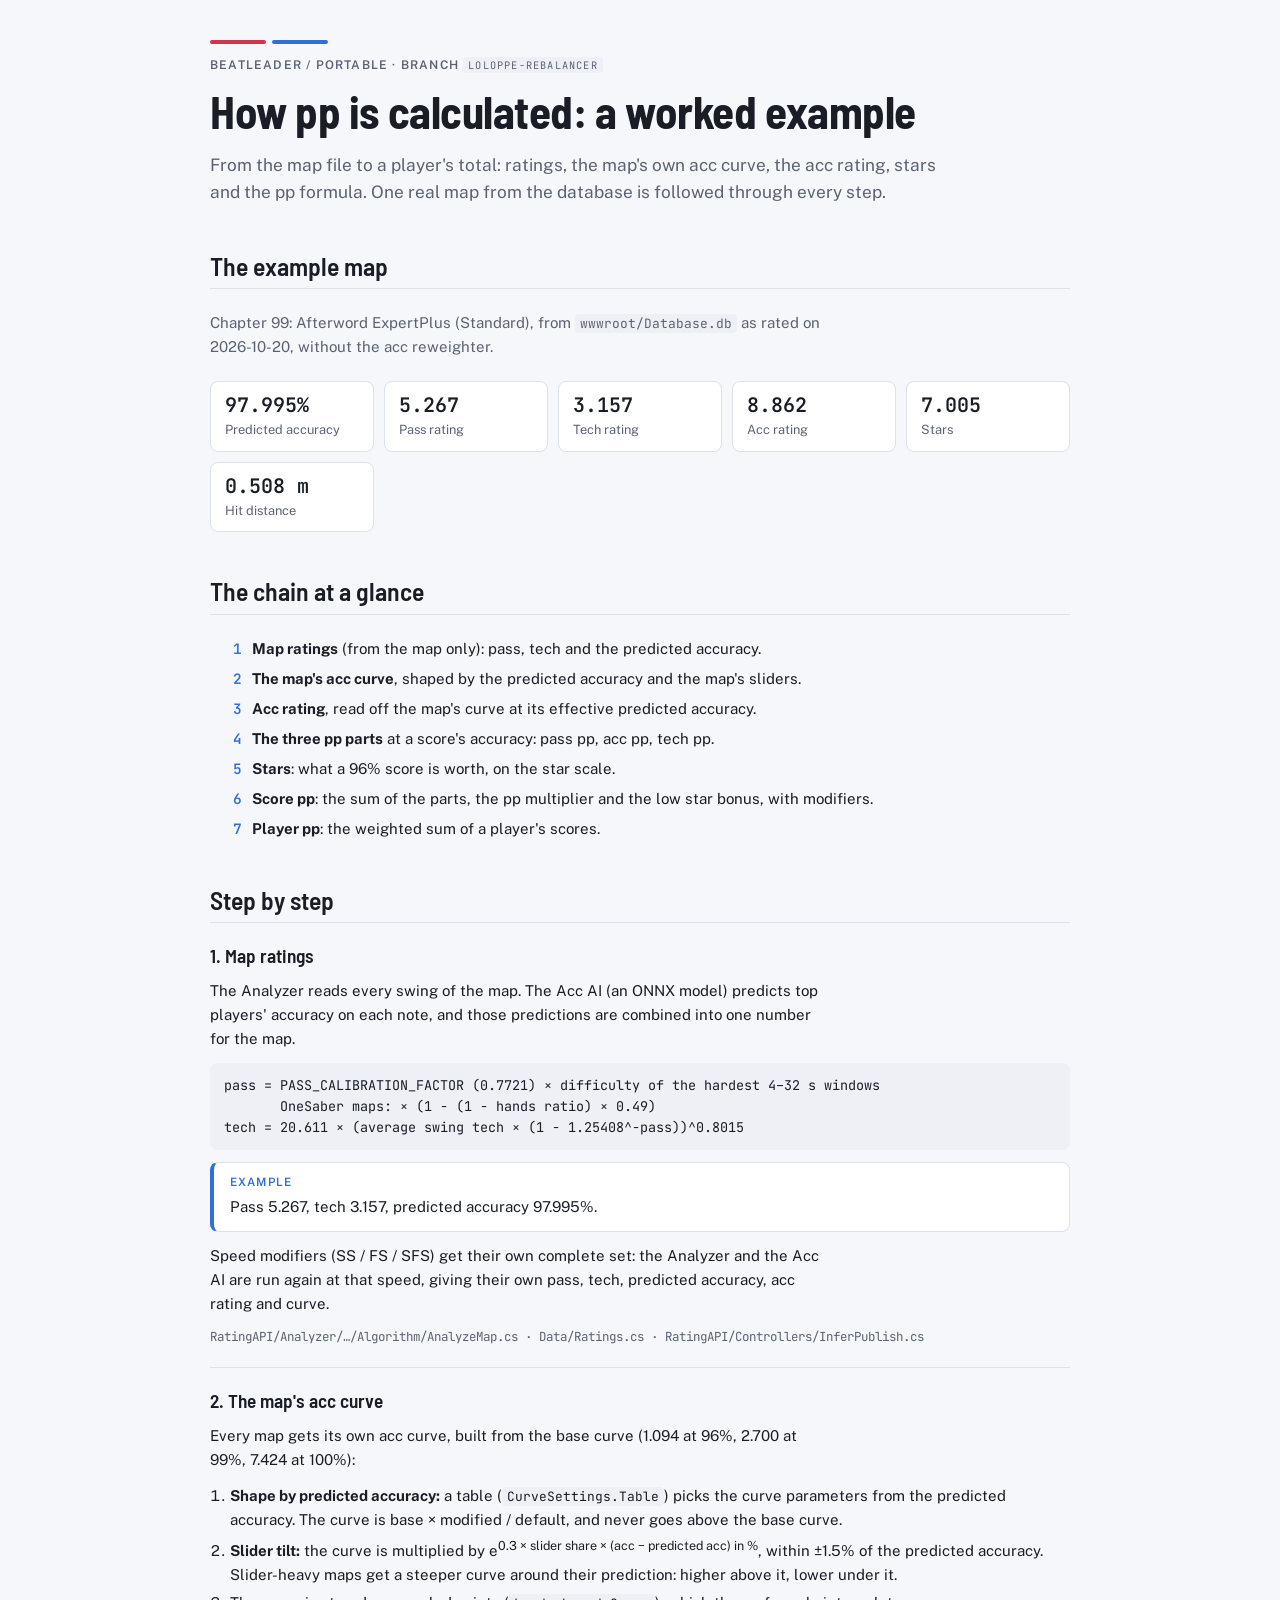
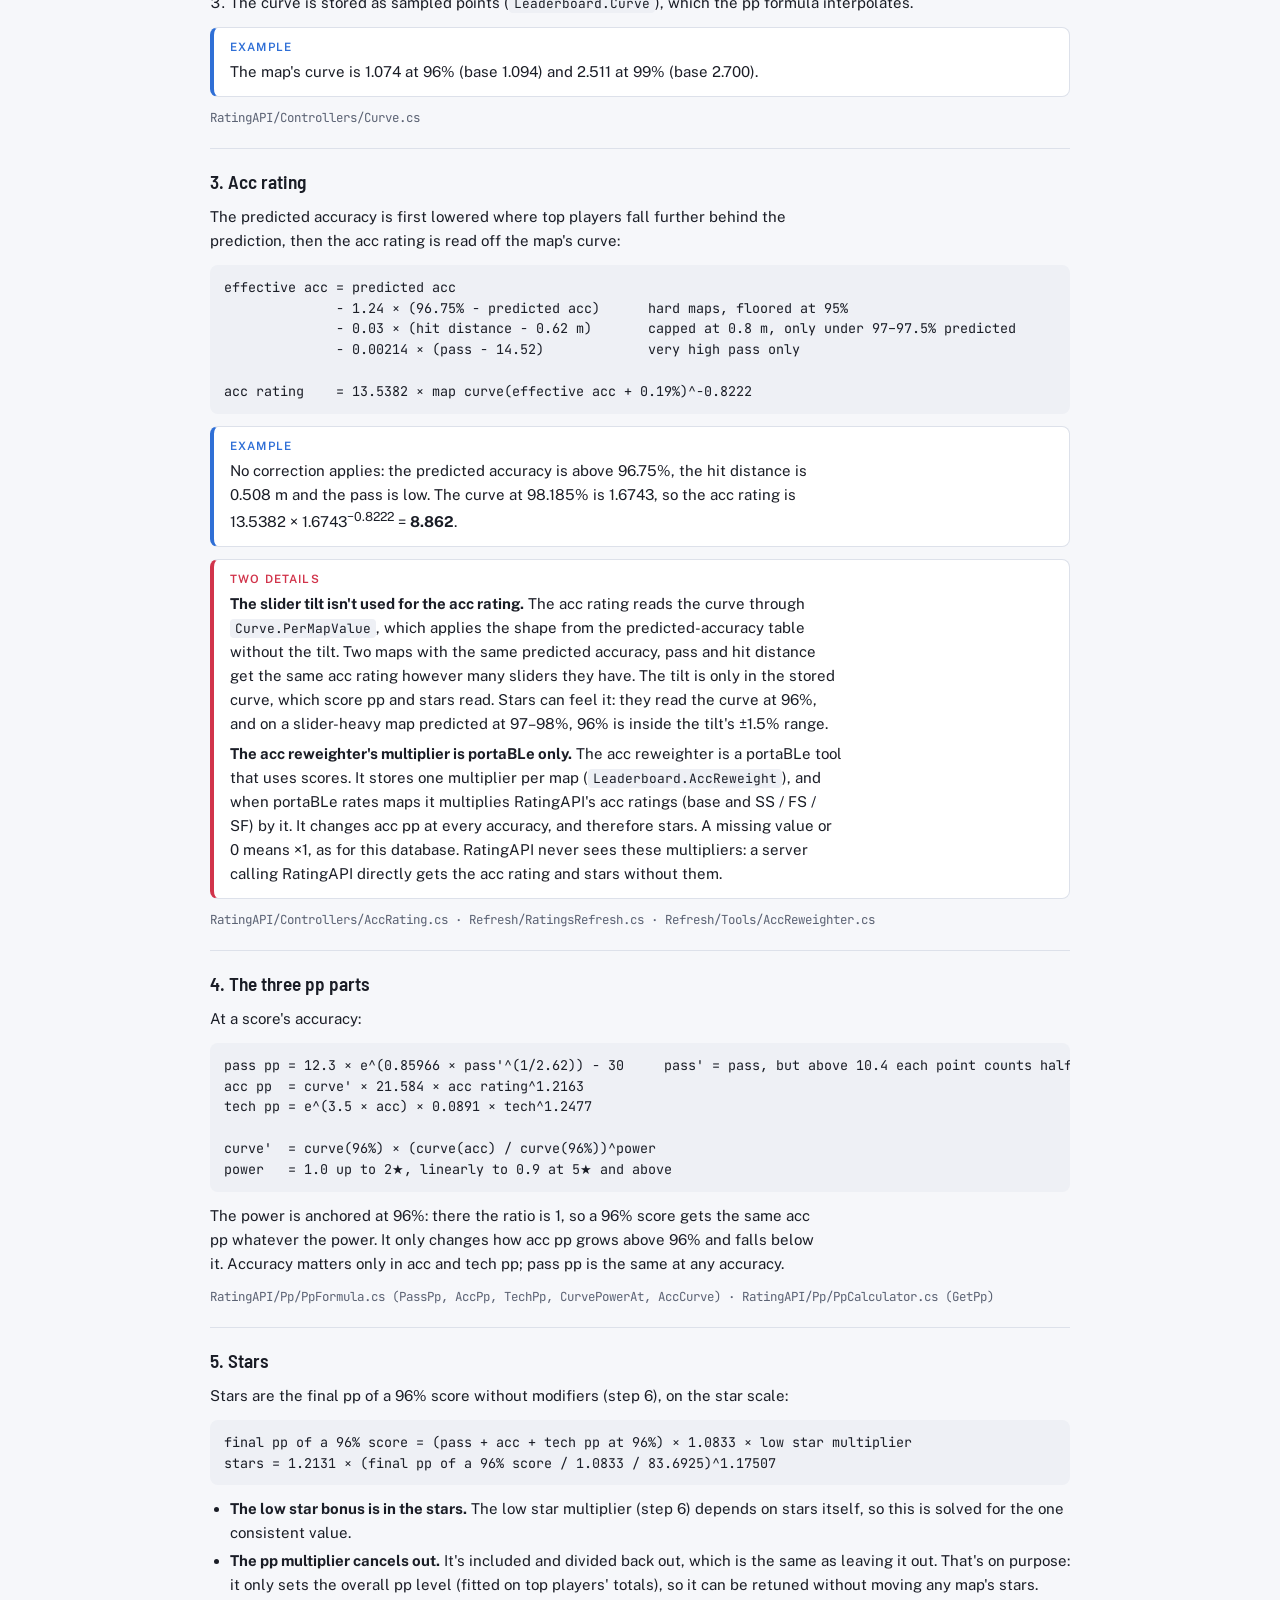
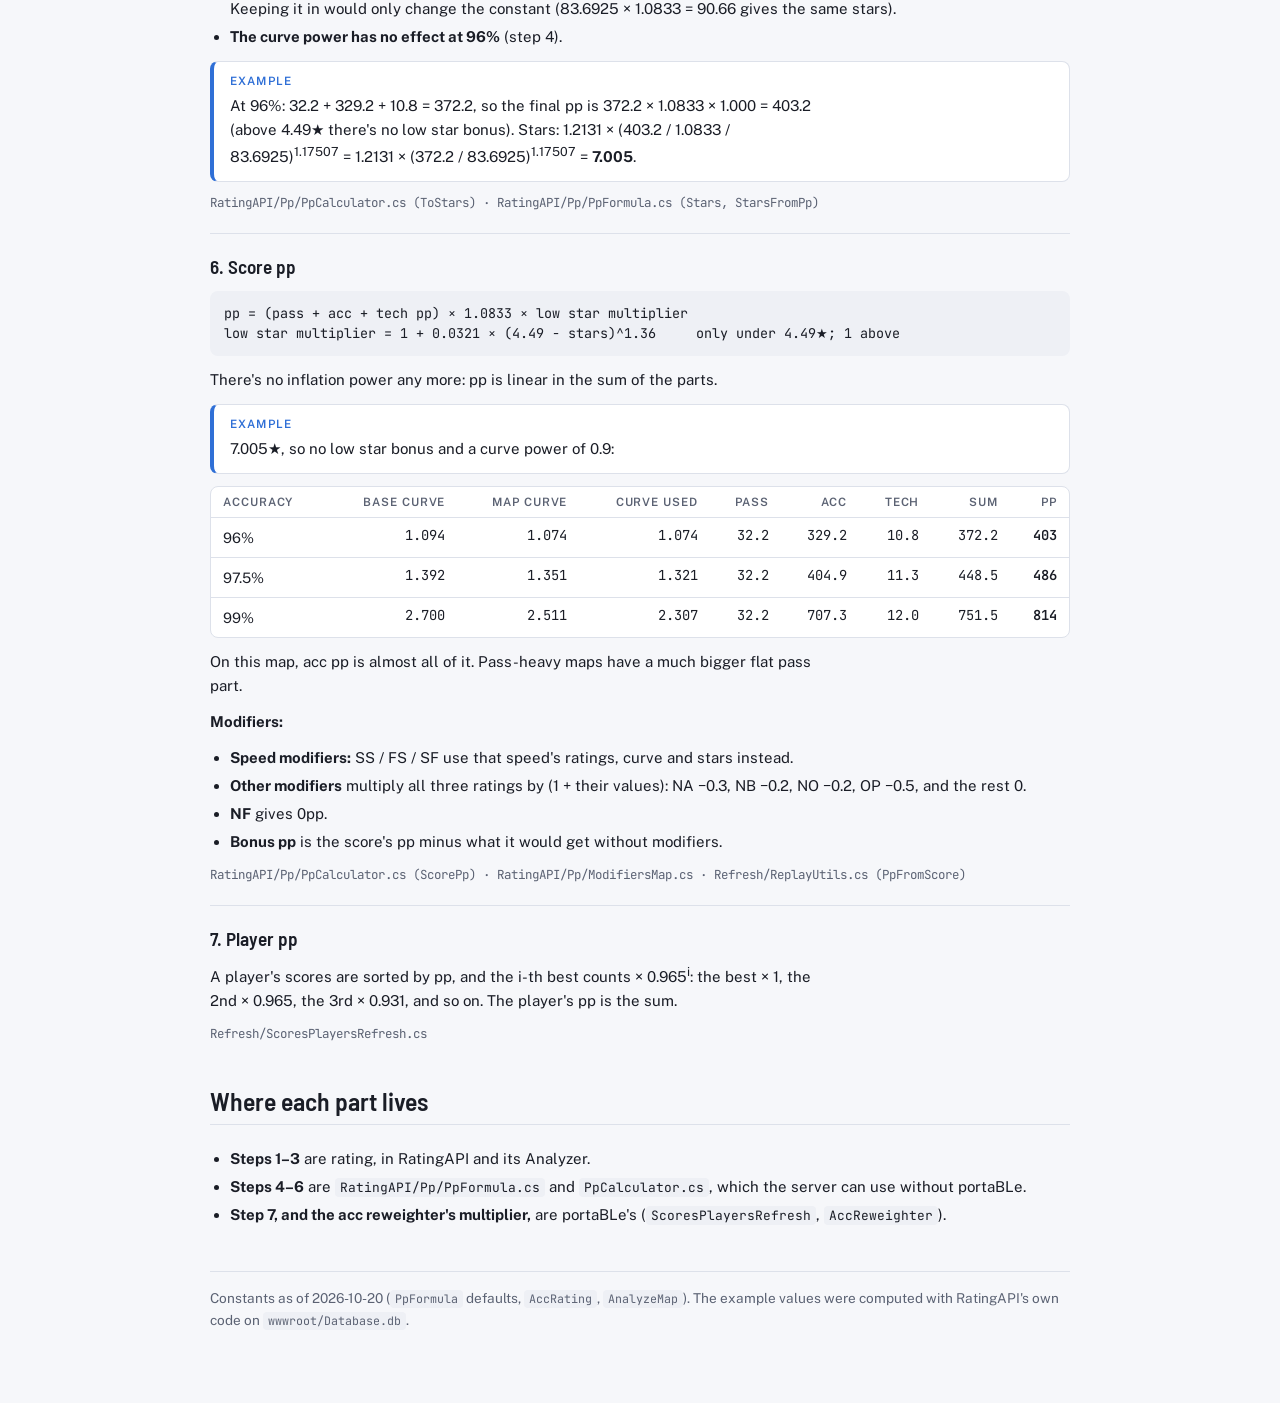
<file: pp-calculation-example.html>
<!doctype html>
<html lang="en">
<head>
<meta charset="utf-8">
<meta name="viewport" content="width=device-width, initial-scale=1, viewport-fit=cover">
<title>How pp is calculated: a worked example</title>
<link rel="preconnect" href="https://fonts.googleapis.com">
<link rel="stylesheet" href="https://fonts.googleapis.com/css2?family=Barlow+Semi+Condensed:wght@500;600;700&family=Public+Sans:wght@400;500;600&family=JetBrains+Mono:wght@400;500&display=swap">
<style>
/* Same look as portaBLe-rebalancer-changelog.html: one reading column, each step as a card with its formula and the example. */
:root {
  --bg: #f6f7fa;
  --surface: #ffffff;
  --fg: #1a1d26;
  --muted: #5b6273;
  --line: #dde1ea;
  --red: #d1344b;      /* left saber */
  --blue: #2f6fd6;     /* right saber */
  --code-bg: #eef0f5;
  --display: "Barlow Semi Condensed", "Arial Narrow", system-ui, sans-serif;
  --body: "Public Sans", system-ui, -apple-system, "Segoe UI", sans-serif;
  --mono: "JetBrains Mono", ui-monospace, SFMono-Regular, Menlo, monospace;
}
@media (prefers-color-scheme: dark) { :root:not([data-theme="light"]) {
  --bg: #11131a; --surface: #181b24; --fg: #e6e8ef; --muted: #9aa1b2; --line: #2a2f3c;
  --red: #ff6b7f; --blue: #6fa3ff; --code-bg: #20242f; color-scheme: dark; } }
:root[data-theme="dark"] {
  --bg: #11131a; --surface: #181b24; --fg: #e6e8ef; --muted: #9aa1b2; --line: #2a2f3c;
  --red: #ff6b7f; --blue: #6fa3ff; --code-bg: #20242f; color-scheme: dark; }

body { margin: 0; background: var(--bg); color: var(--fg); font: 15px/1.6 var(--body); }
.wrap { max-width: 860px; margin: 0 auto; padding-block: 40px 72px;
  padding-left: max(16px, env(safe-area-inset-left, 0px)); padding-right: max(16px, env(safe-area-inset-right, 0px));
  display: grid; gap: 44px; }
h1, h2, h3 { font-family: var(--display); text-wrap: balance; margin: 0; line-height: 1.15; }
h1 { font-size: clamp(2rem, 5vw, 2.8rem); font-weight: 700; letter-spacing: -0.01em; }
h2 { font-size: 1.6rem; font-weight: 600; padding-bottom: 8px; border-bottom: 1px solid var(--line); }
h3 { font-size: 1.2rem; font-weight: 600; }
p { margin: 0; max-width: 68ch; }
ul, ol { margin: 0; padding-left: 20px; display: grid; gap: 4px; }
code { font: 0.86em var(--mono); background: var(--code-bg); padding: 1px 5px; border-radius: 4px; overflow-wrap: anywhere; }
a { color: var(--blue); }
a:focus-visible { outline: 2px solid var(--blue); outline-offset: 2px; }
.eyebrow { font: 600 0.75rem var(--body); letter-spacing: 0.1em; text-transform: uppercase; color: var(--muted); }
.sabers { display: flex; gap: 6px; }
.sabers span { height: 4px; width: 56px; border-radius: 2px; }
.sabers span:first-child { background: var(--red); } .sabers span:last-child { background: var(--blue); }

header { display: grid; gap: 14px; }
.lede { font-size: 1.08rem; color: var(--muted); }
section { display: grid; gap: 22px; min-width: 0; }
.intro { color: var(--muted); }

.map { display: grid; grid-template-columns: repeat(auto-fit, minmax(150px, 1fr)); gap: 10px; }
.map div { background: var(--surface); border: 1px solid var(--line); border-radius: 8px; padding: 10px 14px; display: grid; gap: 2px; }
.map b { font: 600 1.25rem var(--mono); font-variant-numeric: tabular-nums; }
.map span { font-size: 0.8rem; color: var(--muted); }

.flow { counter-reset: step; display: grid; gap: 6px; padding: 0; list-style: none; }
.flow li { display: grid; grid-template-columns: 2rem 1fr; gap: 10px; align-items: baseline; }
.flow li::before { counter-increment: step; content: counter(step); font: 600 0.9rem var(--mono); color: var(--blue); text-align: right; }

.step { display: grid; gap: 12px; padding-bottom: 22px; border-bottom: 1px solid var(--line); }
.step:last-child { border-bottom: 0; padding-bottom: 0; }
.step .refs { font: 0.78rem var(--mono); color: var(--muted); }
pre.formula { margin: 0; font: 0.84rem/1.55 var(--mono); background: var(--code-bg); border-radius: 8px; padding: 12px 14px; overflow-x: auto; white-space: pre; }
.example { background: var(--surface); border: 1px solid var(--line); border-left: 4px solid var(--blue); border-radius: 8px; padding: 12px 16px; display: grid; gap: 6px; }
.example .label { font: 600 0.72rem var(--body); letter-spacing: 0.1em; text-transform: uppercase; color: var(--blue); }
.note { background: var(--surface); border: 1px solid var(--line); border-left: 4px solid var(--red); border-radius: 8px; padding: 12px 16px; display: grid; gap: 6px; }
.note .label { font: 600 0.72rem var(--body); letter-spacing: 0.1em; text-transform: uppercase; color: var(--red); }

.table-wrap { overflow-x: auto; border: 1px solid var(--line); border-radius: 8px; background: var(--surface); }
table { border-collapse: collapse; width: 100%; font-size: 0.9rem; min-width: 560px; }
th, td { text-align: left; padding: 8px 12px; border-bottom: 1px solid var(--line); vertical-align: top; }
th { font: 600 0.72rem var(--body); letter-spacing: 0.08em; text-transform: uppercase; color: var(--muted); }
tr:last-child td { border-bottom: 0; }
td.num, th.num { text-align: right; }
td.num { font: 0.86rem var(--mono); font-variant-numeric: tabular-nums; white-space: nowrap; }
td.total { font-weight: 600; }
footer { font-size: 0.85rem; color: var(--muted); border-top: 1px solid var(--line); padding-top: 16px; }
</style>
</head>
<body>

<div class="wrap">
<header>
  <div class="sabers" aria-hidden="true"><span></span><span></span></div>
  <div class="eyebrow">BeatLeader / portaBLe · branch <code>loloppe-rebalancer</code></div>
  <h1>How pp is calculated: a worked example</h1>
  <p class="lede">From the map file to a player's total: ratings, the map's own acc curve, the acc rating, stars and the pp formula. One real map from the database is followed through every step.</p>
</header>

<section aria-labelledby="map">
  <h2 id="map">The example map</h2>
  <p class="intro">Chapter 99: Afterword ExpertPlus (Standard), from <code>wwwroot/Database.db</code> as rated on 2026-10-20, without the acc reweighter.</p>
  <div class="map">
    <div><b>97.995%</b><span>Predicted accuracy</span></div>
    <div><b>5.267</b><span>Pass rating</span></div>
    <div><b>3.157</b><span>Tech rating</span></div>
    <div><b>8.862</b><span>Acc rating</span></div>
    <div><b>7.005</b><span>Stars</span></div>
    <div><b>0.508 m</b><span>Hit distance</span></div>
  </div>
</section>

<section aria-labelledby="overview">
  <h2 id="overview">The chain at a glance</h2>
  <ol class="flow">
    <li><span><b>Map ratings</b> (from the map only): pass, tech and the predicted accuracy.</span></li>
    <li><span><b>The map's acc curve</b>, shaped by the predicted accuracy and the map's sliders.</span></li>
    <li><span><b>Acc rating</b>, read off the map's curve at its effective predicted accuracy.</span></li>
    <li><span><b>The three pp parts</b> at a score's accuracy: pass pp, acc pp, tech pp.</span></li>
    <li><span><b>Stars</b>: what a 96% score is worth, on the star scale.</span></li>
    <li><span><b>Score pp</b>: the sum of the parts, the pp multiplier and the low star bonus, with modifiers.</span></li>
    <li><span><b>Player pp</b>: the weighted sum of a player's scores.</span></li>
  </ol>
</section>

<section aria-labelledby="steps">
  <h2 id="steps">Step by step</h2>

  <article class="step">
    <h3>1. Map ratings</h3>
    <p>The Analyzer reads every swing of the map. The Acc AI (an ONNX model) predicts top players' accuracy on each note, and those predictions are combined into one number for the map.</p>
    <pre class="formula">pass = PASS_CALIBRATION_FACTOR (0.7721) × difficulty of the hardest 4–32 s windows
       OneSaber maps: × (1 − (1 − hands ratio) × 0.49)
tech = 20.611 × (average swing tech × (1 − 1.25408^−pass))^0.8015</pre>
    <div class="example"><span class="label">Example</span><p>Pass 5.267, tech 3.157, predicted accuracy 97.995%.</p></div>
    <p>Speed modifiers (SS / FS / SFS) get their own complete set: the Analyzer and the Acc AI are run again at that speed, giving their own pass, tech, predicted accuracy, acc rating and curve.</p>
    <div class="refs">RatingAPI/Analyzer/…/Algorithm/AnalyzeMap.cs · Data/Ratings.cs · RatingAPI/Controllers/InferPublish.cs</div>
  </article>

  <article class="step">
    <h3>2. The map's acc curve</h3>
    <p>Every map gets its own acc curve, built from the base curve (1.094 at 96%, 2.700 at 99%, 7.424 at 100%):</p>
    <ol>
      <li><b>Shape by predicted accuracy:</b> a table (<code>CurveSettings.Table</code>) picks the curve parameters from the predicted accuracy. The curve is base × modified / default, and never goes above the base curve.</li>
      <li><b>Slider tilt:</b> the curve is multiplied by e<sup>0.3 × slider share × (acc − predicted acc) in %</sup>, within ±1.5% of the predicted accuracy. Slider-heavy maps get a steeper curve around their prediction: higher above it, lower under it.</li>
      <li>The curve is stored as sampled points (<code>Leaderboard.Curve</code>), which the pp formula interpolates.</li>
    </ol>
    <div class="example"><span class="label">Example</span><p>The map's curve is 1.074 at 96% (base 1.094) and 2.511 at 99% (base 2.700).</p></div>
    <div class="refs">RatingAPI/Controllers/Curve.cs</div>
  </article>

  <article class="step">
    <h3>3. Acc rating</h3>
    <p>The predicted accuracy is first lowered where top players fall further behind the prediction, then the acc rating is read off the map's curve:</p>
    <pre class="formula">effective acc = predicted acc
              − 1.24 × (96.75% − predicted acc)      hard maps, floored at 95%
              − 0.03 × (hit distance − 0.62 m)       capped at 0.8 m, only under 97–97.5% predicted
              − 0.00214 × (pass − 14.52)             very high pass only

acc rating    = 13.5382 × map curve(effective acc + 0.19%)^−0.8222</pre>
    <div class="example"><span class="label">Example</span><p>No correction applies: the predicted accuracy is above 96.75%, the hit distance is 0.508 m and the pass is low. The curve at 98.185% is 1.6743, so the acc rating is 13.5382 × 1.6743<sup>−0.8222</sup> = <b>8.862</b>.</p></div>
    <div class="note"><span class="label">Two details</span>
      <p><b>The slider tilt isn't used for the acc rating.</b> The acc rating reads the curve through <code>Curve.PerMapValue</code>, which applies the shape from the predicted-accuracy table without the tilt. Two maps with the same predicted accuracy, pass and hit distance get the same acc rating however many sliders they have. The tilt is only in the stored curve, which score pp and stars read. Stars can feel it: they read the curve at 96%, and on a slider-heavy map predicted at 97–98%, 96% is inside the tilt's ±1.5% range.</p>
      <p><b>The acc reweighter's multiplier is portaBLe only.</b> The acc reweighter is a portaBLe tool that uses scores. It stores one multiplier per map (<code>Leaderboard.AccReweight</code>), and when portaBLe rates maps it multiplies RatingAPI's acc ratings (base and SS / FS / SF) by it. It changes acc pp at every accuracy, and therefore stars. A missing value or 0 means ×1, as for this database. RatingAPI never sees these multipliers: a server calling RatingAPI directly gets the acc rating and stars without them.</p>
    </div>
    <div class="refs">RatingAPI/Controllers/AccRating.cs · Refresh/RatingsRefresh.cs · Refresh/Tools/AccReweighter.cs</div>
  </article>

  <article class="step">
    <h3>4. The three pp parts</h3>
    <p>At a score's accuracy:</p>
    <pre class="formula">pass pp = 12.3 × e^(0.85966 × pass'^(1/2.62)) − 30     pass' = pass, but above 10.4 each point counts half; min 0
acc pp  = curve' × 21.584 × acc rating^1.2163
tech pp = e^(3.5 × acc) × 0.0891 × tech^1.2477

curve'  = curve(96%) × (curve(acc) / curve(96%))^power
power   = 1.0 up to 2★, linearly to 0.9 at 5★ and above</pre>
    <p>The power is anchored at 96%: there the ratio is 1, so a 96% score gets the same acc pp whatever the power. It only changes how acc pp grows above 96% and falls below it. Accuracy matters only in acc and tech pp; pass pp is the same at any accuracy.</p>
    <div class="refs">RatingAPI/Pp/PpFormula.cs (PassPp, AccPp, TechPp, CurvePowerAt, AccCurve) · RatingAPI/Pp/PpCalculator.cs (GetPp)</div>
  </article>

  <article class="step">
    <h3>5. Stars</h3>
    <p>Stars are the final pp of a 96% score without modifiers (step 6), on the star scale:</p>
    <pre class="formula">final pp of a 96% score = (pass + acc + tech pp at 96%) × 1.0833 × low star multiplier
stars = 1.2131 × (final pp of a 96% score / 1.0833 / 83.6925)^1.17507</pre>
    <ul>
      <li><b>The low star bonus is in the stars.</b> The low star multiplier (step 6) depends on stars itself, so this is solved for the one consistent value.</li>
      <li><b>The pp multiplier cancels out.</b> It's included and divided back out, which is the same as leaving it out. That's on purpose: it only sets the overall pp level (fitted on top players' totals), so it can be retuned without moving any map's stars. Keeping it in would only change the constant (83.6925 × 1.0833 = 90.66 gives the same stars).</li>
      <li><b>The curve power has no effect at 96%</b> (step 4).</li>
    </ul>
    <div class="example"><span class="label">Example</span><p>At 96%: 32.2 + 329.2 + 10.8 = 372.2, so the final pp is 372.2 × 1.0833 × 1.000 = 403.2 (above 4.49★ there's no low star bonus). Stars: 1.2131 × (403.2 / 1.0833 / 83.6925)<sup>1.17507</sup> = 1.2131 × (372.2 / 83.6925)<sup>1.17507</sup> = <b>7.005</b>.</p></div>
    <div class="refs">RatingAPI/Pp/PpCalculator.cs (ToStars) · RatingAPI/Pp/PpFormula.cs (Stars, StarsFromPp)</div>
  </article>

  <article class="step">
    <h3>6. Score pp</h3>
    <pre class="formula">pp = (pass + acc + tech pp) × 1.0833 × low star multiplier
low star multiplier = 1 + 0.0321 × (4.49 − stars)^1.36     only under 4.49★; 1 above</pre>
    <p>There's no inflation power any more: pp is linear in the sum of the parts.</p>
    <div class="example"><span class="label">Example</span><p>7.005★, so no low star bonus and a curve power of 0.9:</p></div>
    <div class="table-wrap">
      <table>
        <thead><tr><th>Accuracy</th><th class="num">Base curve</th><th class="num">Map curve</th><th class="num">Curve used</th><th class="num">Pass</th><th class="num">Acc</th><th class="num">Tech</th><th class="num">Sum</th><th class="num">pp</th></tr></thead>
        <tbody>
          <tr><td>96%</td><td class="num">1.094</td><td class="num">1.074</td><td class="num">1.074</td><td class="num">32.2</td><td class="num">329.2</td><td class="num">10.8</td><td class="num">372.2</td><td class="num total">403</td></tr>
          <tr><td>97.5%</td><td class="num">1.392</td><td class="num">1.351</td><td class="num">1.321</td><td class="num">32.2</td><td class="num">404.9</td><td class="num">11.3</td><td class="num">448.5</td><td class="num total">486</td></tr>
          <tr><td>99%</td><td class="num">2.700</td><td class="num">2.511</td><td class="num">2.307</td><td class="num">32.2</td><td class="num">707.3</td><td class="num">12.0</td><td class="num">751.5</td><td class="num total">814</td></tr>
        </tbody>
      </table>
    </div>
    <p>On this map, acc pp is almost all of it. Pass-heavy maps have a much bigger flat pass part.</p>
    <p><b>Modifiers:</b></p>
    <ul>
      <li><b>Speed modifiers:</b> SS / FS / SF use that speed's ratings, curve and stars instead.</li>
      <li><b>Other modifiers</b> multiply all three ratings by (1 + their values): NA −0.3, NB −0.2, NO −0.2, OP −0.5, and the rest 0.</li>
      <li><b>NF</b> gives 0pp.</li>
      <li><b>Bonus pp</b> is the score's pp minus what it would get without modifiers.</li>
    </ul>
    <div class="refs">RatingAPI/Pp/PpCalculator.cs (ScorePp) · RatingAPI/Pp/ModifiersMap.cs · Refresh/ReplayUtils.cs (PpFromScore)</div>
  </article>

  <article class="step">
    <h3>7. Player pp</h3>
    <p>A player's scores are sorted by pp, and the i-th best counts × 0.965<sup>i</sup>: the best × 1, the 2nd × 0.965, the 3rd × 0.931, and so on. The player's pp is the sum.</p>
    <div class="refs">Refresh/ScoresPlayersRefresh.cs</div>
  </article>
</section>

<section aria-labelledby="where">
  <h2 id="where">Where each part lives</h2>
  <ul>
    <li><b>Steps 1–3</b> are rating, in RatingAPI and its Analyzer.</li>
    <li><b>Steps 4–6</b> are <code>RatingAPI/Pp/PpFormula.cs</code> and <code>PpCalculator.cs</code>, which the server can use without portaBLe.</li>
    <li><b>Step 7, and the acc reweighter's multiplier,</b> are portaBLe's (<code>ScoresPlayersRefresh</code>, <code>AccReweighter</code>).</li>
  </ul>
</section>

<footer>Constants as of 2026-10-20 (<code>PpFormula</code> defaults, <code>AccRating</code>, <code>AnalyzeMap</code>). The example values were computed with RatingAPI's own code on <code>wwwroot/Database.db</code>.</footer>
</div>

</body>
</html>
</file>
